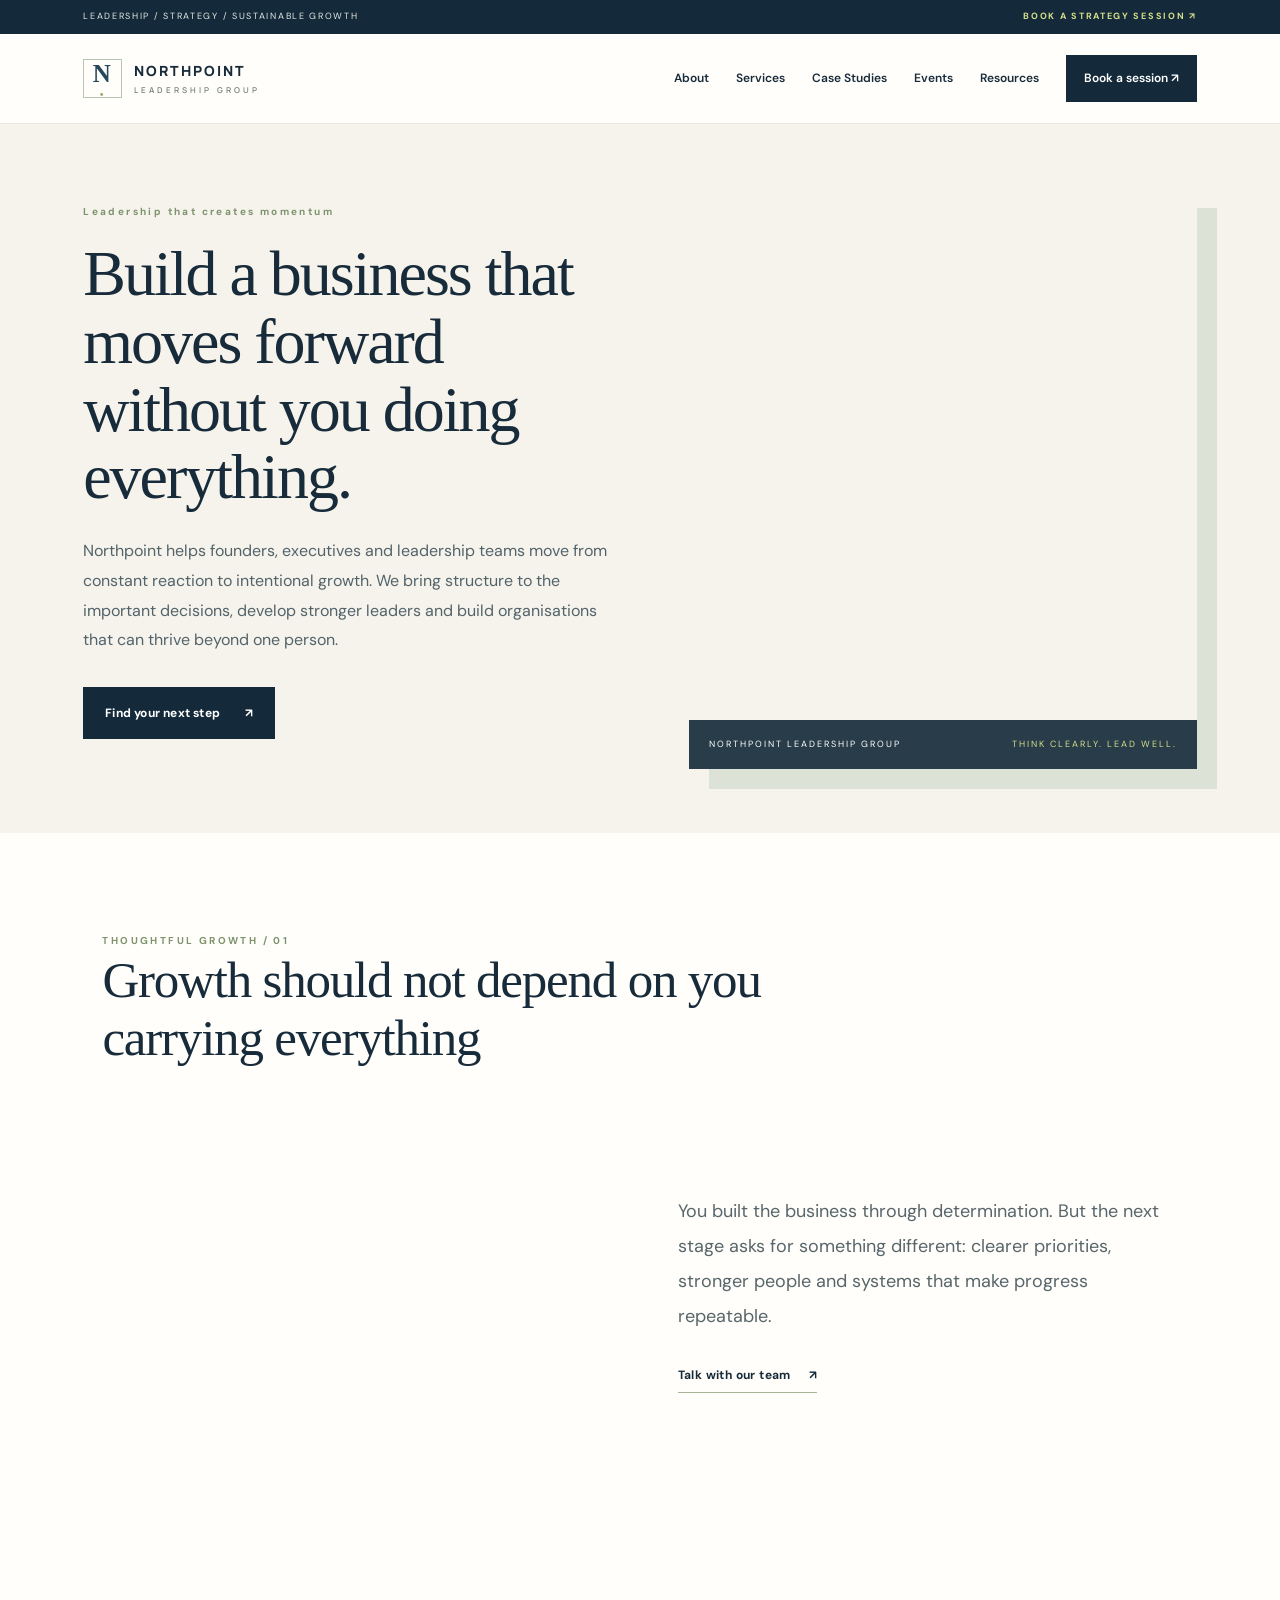
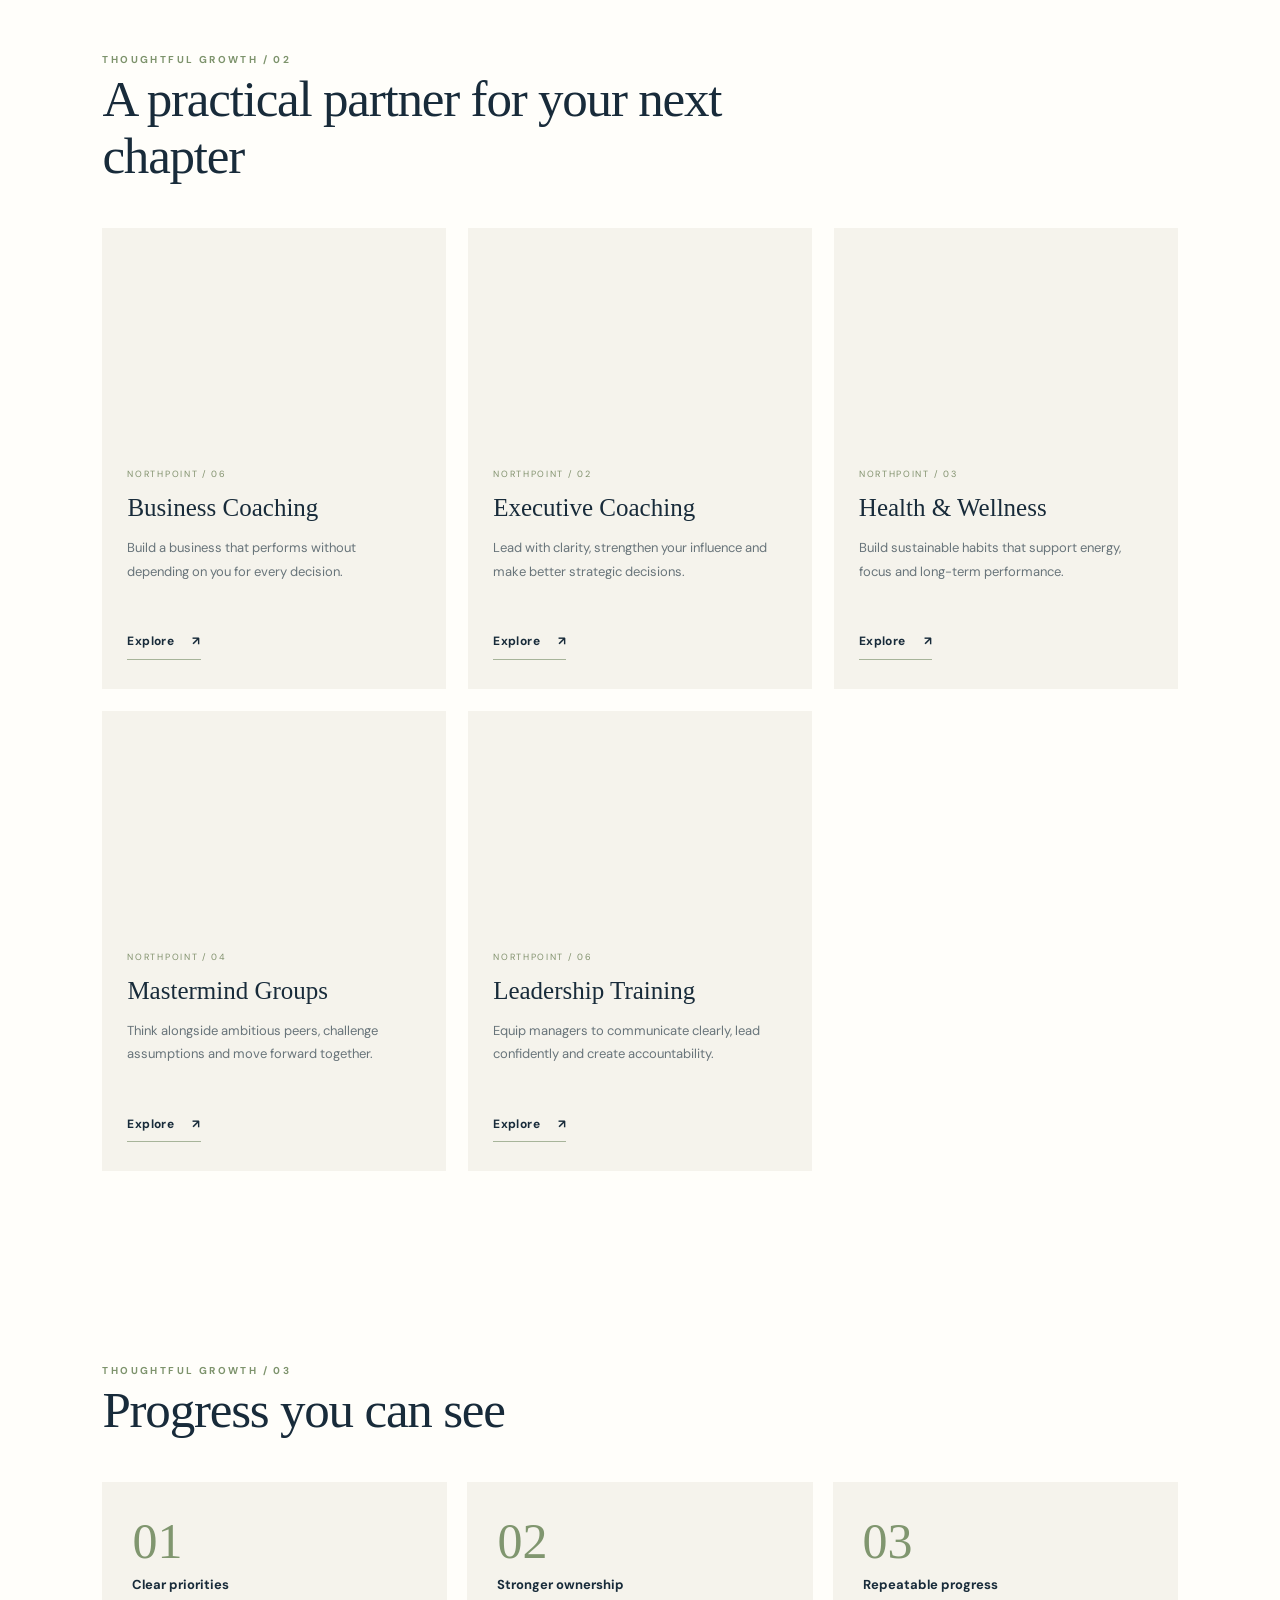
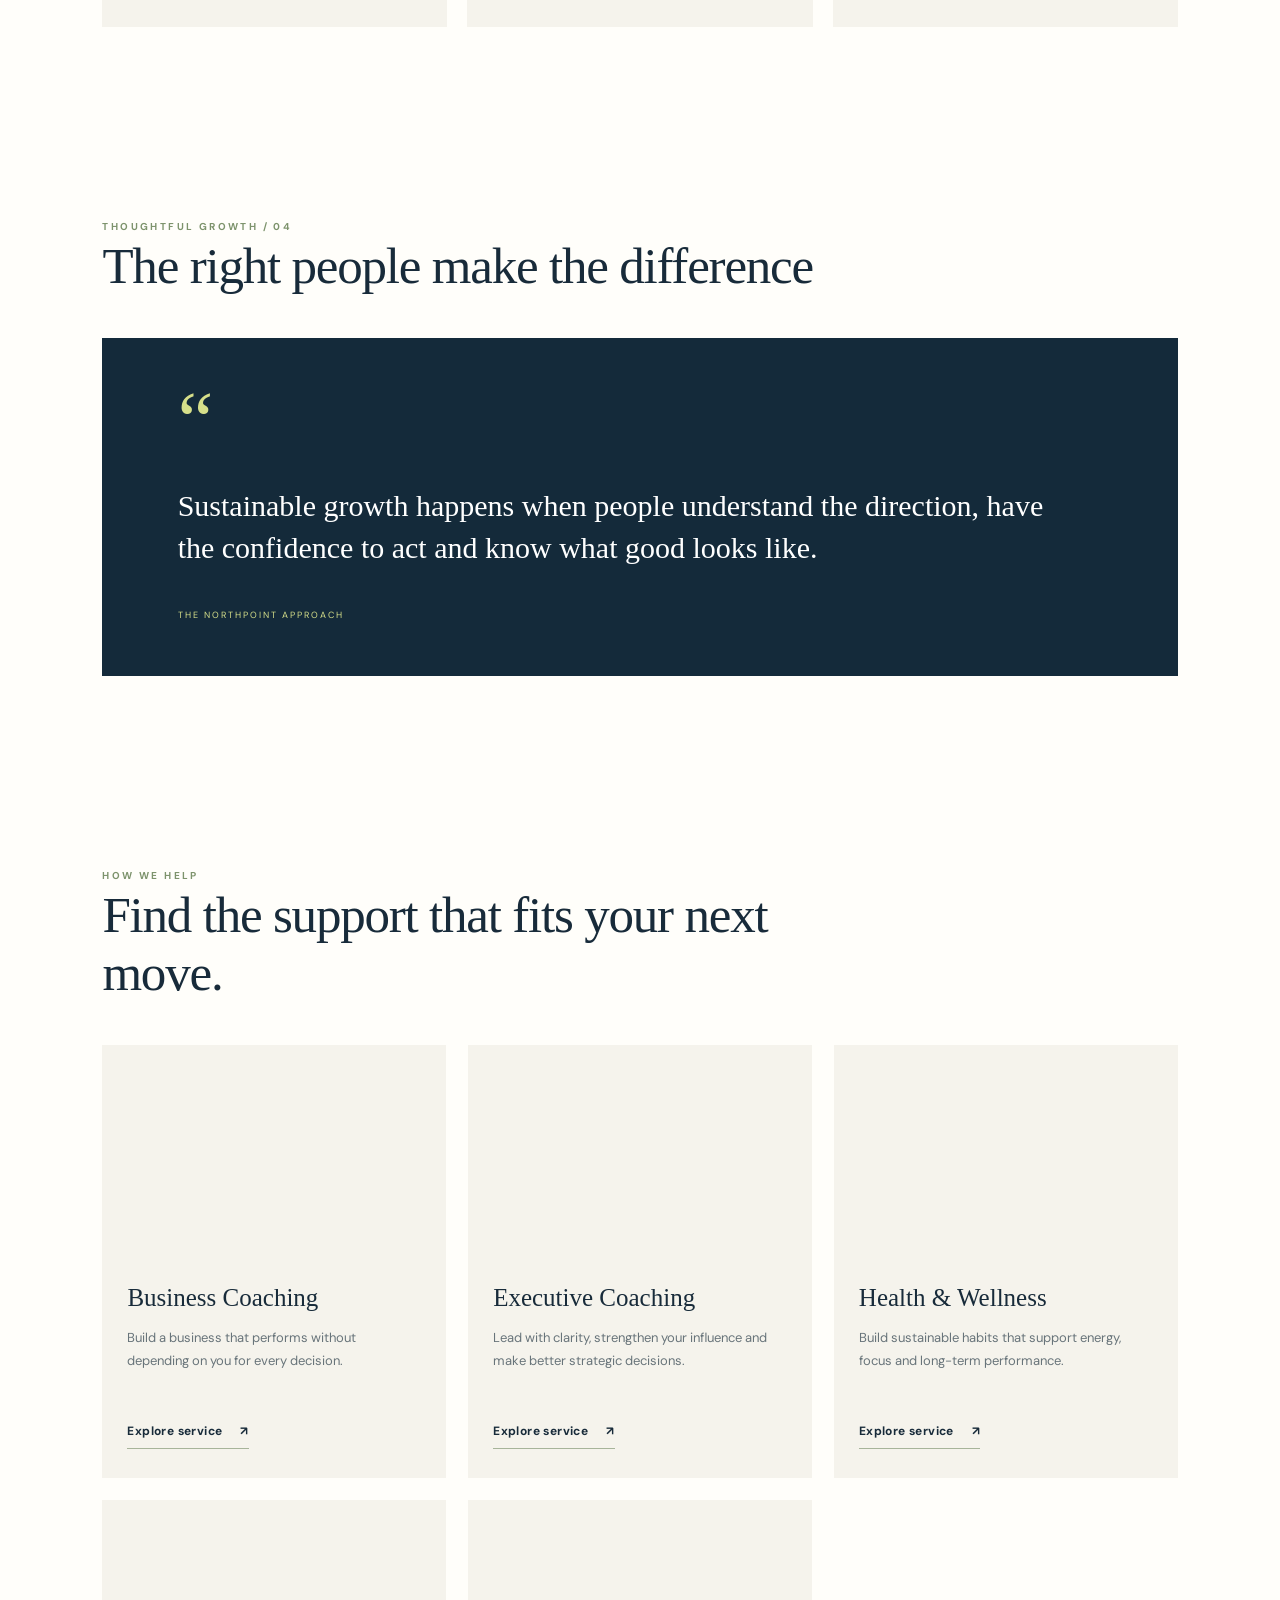
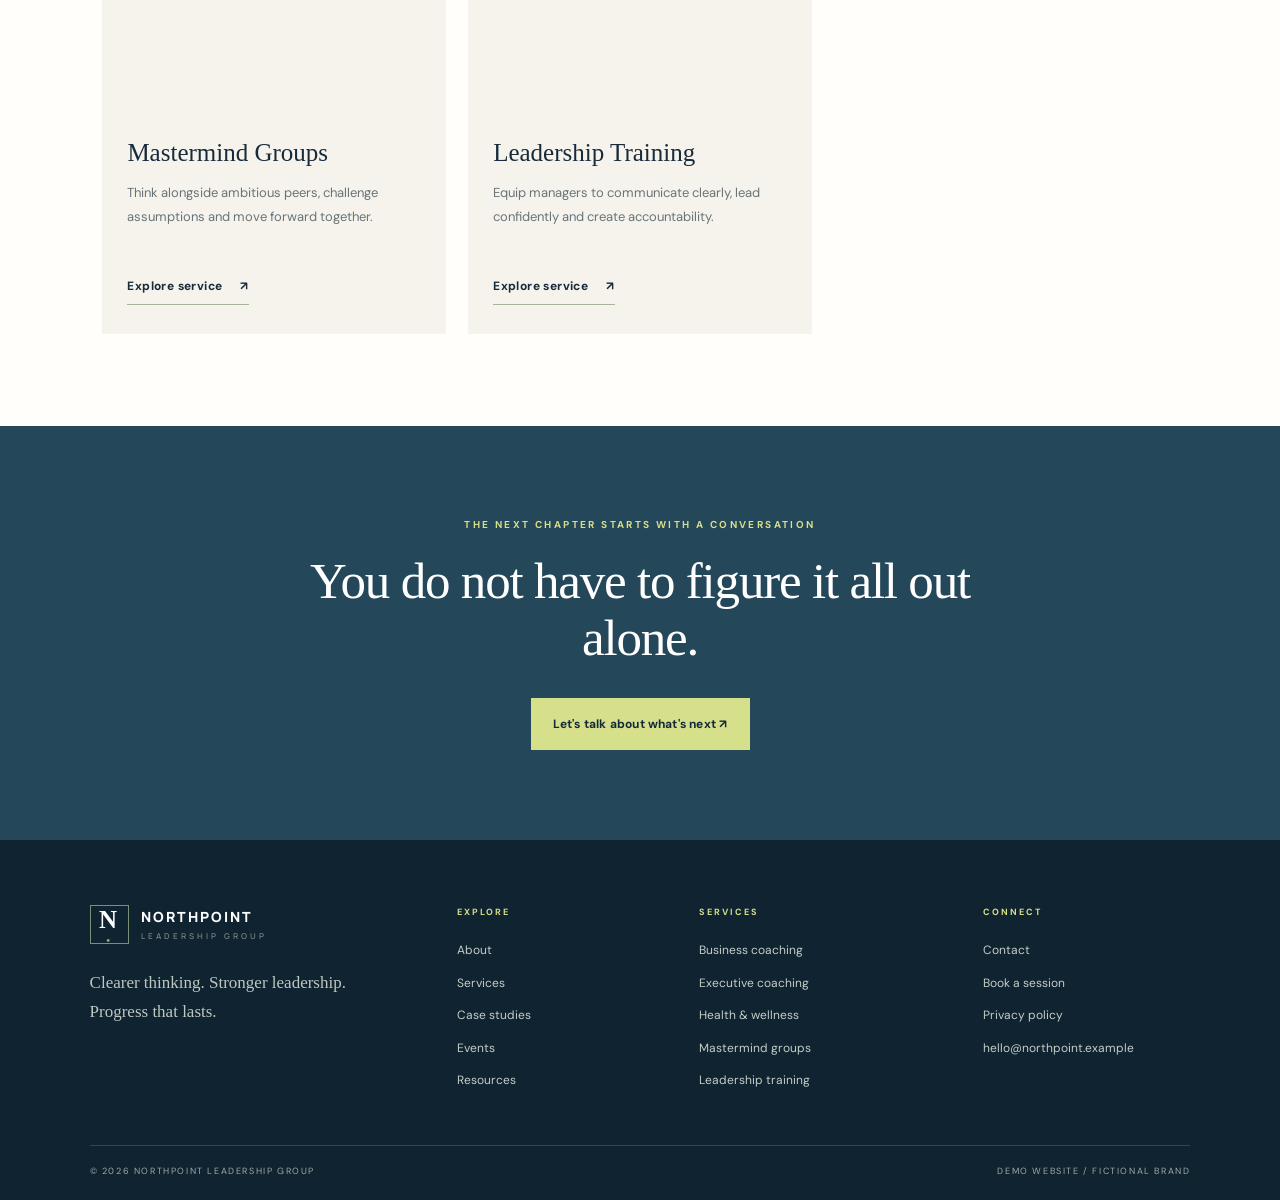
<file: index.html>
<!doctype html>
<html lang="en"><head><meta charset="utf-8"><meta name="viewport" content="width=device-width, initial-scale=1"><meta name="description" content="Northpoint helps founders, executives and leadership teams move from constant reaction to intentional growth. We bring structure to the important deci"><title>Build a business that moves forward without you doing everything. | Northpoint Leadership Group</title><link rel="preconnect" href="https://fonts.googleapis.com"><link rel="preconnect" href="https://fonts.gstatic.com" crossorigin><link href="https://fonts.googleapis.com/css2?family=DM+Sans:wght@400;500;600;700&family=Manrope:wght@400;500;600;700;800&display=swap" rel="stylesheet"><link rel="stylesheet" href="assets/style.css"></head>
<body><div class="topline"><span>LEADERSHIP / STRATEGY / SUSTAINABLE GROWTH</span><a href="book-session.html">BOOK A STRATEGY SESSION ↗</a></div>
<header class="site-header"><a class="brand" href="index.html"><span class="brand-mark">N<span>•</span></span><span>NORTHPOINT<small>LEADERSHIP GROUP</small></span></a><button class="menu-toggle" aria-label="Open menu" aria-expanded="false">☰</button><nav class="main-nav"><a href="about.html">About</a><a href="services.html">Services</a><a href="case-studies.html">Case Studies</a><a href="events.html">Events</a><a href="resources.html">Resources</a><a class="nav-cta" href="book-session.html">Book a session ↗</a></nav></header>
<main>
    <section class="hero home-hero">
      <div class="hero-copy"><p class="eyebrow">Leadership that creates momentum</p><h1>Build a business that moves forward without you doing everything.</h1><p class="hero-intro">Northpoint helps founders, executives and leadership teams move from constant reaction to intentional growth. We bring structure to the important decisions, develop stronger leaders and build organisations that can thrive beyond one person.</p><a class="button button-light" href="book-session.html">Find your next step <span>↗</span></a></div>
      <div class="hero-photo" style="background-image:url(https://images.unsplash.com/photo-1521737711867-e3b97375f902?auto=format&fit=crop&w=1800&q=85)"><div class="photo-caption">NORTHPOINT LEADERSHIP GROUP <span>THINK CLEARLY. LEAD WELL.</span></div></div>
    </section><section class="content-section"><div class="section-heading"><span class="eyebrow">THOUGHTFUL GROWTH / 01</span><h2>Growth should not depend on you carrying everything</h2></div><div class="split-section"><div class="split-image" style="background-image:url(https://images.unsplash.com/photo-1454165804606-c3d57bc86b40?auto=format&fit=crop&w=1200&q=85)"></div><div class="split-copy"><p>You built the business through determination. But the next stage asks for something different: clearer priorities, stronger people and systems that make progress repeatable.</p><a class="text-link" href="contact.html">Talk with our team <span>↗</span></a></div></div></section><section class="content-section"><div class="section-heading"><span class="eyebrow">THOUGHTFUL GROWTH / 02</span><h2>A practical partner for your next chapter</h2></div><div class="card-grid"><article class="service-card"><div class="card-image" style="background-image:url(https://images.unsplash.com/photo-1454165804606-c3d57bc86b40?auto=format&fit=crop&w=1200&q=85)"></div><div class="card-copy"><span class="mini-label">NORTHPOINT / 06</span><h3>Business Coaching</h3><p>Build a business that performs without depending on you for every decision.</p><a class="text-link" href="business-coaching.html">Explore <span>↗</span></a></div></article><article class="service-card"><div class="card-image" style="background-image:url(https://images.unsplash.com/photo-1556761175-b413da4baf72?auto=format&fit=crop&w=1200&q=85)"></div><div class="card-copy"><span class="mini-label">NORTHPOINT / 02</span><h3>Executive Coaching</h3><p>Lead with clarity, strengthen your influence and make better strategic decisions.</p><a class="text-link" href="executive-coaching.html">Explore <span>↗</span></a></div></article><article class="service-card"><div class="card-image" style="background-image:url(https://images.unsplash.com/photo-1518611012118-696072aa579a?auto=format&fit=crop&w=1200&q=85)"></div><div class="card-copy"><span class="mini-label">NORTHPOINT / 03</span><h3>Health &amp; Wellness</h3><p>Build sustainable habits that support energy, focus and long-term performance.</p><a class="text-link" href="health-wellness.html">Explore <span>↗</span></a></div></article><article class="service-card"><div class="card-image" style="background-image:url(https://images.unsplash.com/photo-1528605248644-14dd04022da1?auto=format&fit=crop&w=1200&q=85)"></div><div class="card-copy"><span class="mini-label">NORTHPOINT / 04</span><h3>Mastermind Groups</h3><p>Think alongside ambitious peers, challenge assumptions and move forward together.</p><a class="text-link" href="mastermind-groups.html">Explore <span>↗</span></a></div></article><article class="service-card"><div class="card-image" style="background-image:url(https://images.unsplash.com/photo-1515187029135-18ee286d815b?auto=format&fit=crop&w=1200&q=85)"></div><div class="card-copy"><span class="mini-label">NORTHPOINT / 06</span><h3>Leadership Training</h3><p>Equip managers to communicate clearly, lead confidently and create accountability.</p><a class="text-link" href="leadership-training.html">Explore <span>↗</span></a></div></article></div></section><section class="content-section"><div class="section-heading"><span class="eyebrow">THOUGHTFUL GROWTH / 03</span><h2>Progress you can see</h2></div><div class="stats-grid"><div><strong>01</strong><span>Clear priorities</span></div><div><strong>02</strong><span>Stronger ownership</span></div><div><strong>03</strong><span>Repeatable progress</span></div></div></section><section class="content-section"><div class="section-heading"><span class="eyebrow">THOUGHTFUL GROWTH / 04</span><h2>The right people make the difference</h2></div><blockquote><span>“</span><p>Sustainable growth happens when people understand the direction, have the confidence to act and know what good looks like.</p><small>THE NORTHPOINT APPROACH</small></blockquote></section><section class="content-section"><div class="section-heading"><span class="eyebrow">HOW WE HELP</span><h2>Find the support that fits your next move.</h2></div><div class="card-grid"><article class="service-card"><div class="card-image" style="background-image:url(https://images.unsplash.com/photo-1454165804606-c3d57bc86b40?auto=format&fit=crop&w=1200&q=85)"></div><div class="card-copy"><h3>Business Coaching</h3><p>Build a business that performs without depending on you for every decision.</p><a class="text-link" href="business-coaching.html">Explore service <span>↗</span></a></div></article><article class="service-card"><div class="card-image" style="background-image:url(https://images.unsplash.com/photo-1556761175-b413da4baf72?auto=format&fit=crop&w=1200&q=85)"></div><div class="card-copy"><h3>Executive Coaching</h3><p>Lead with clarity, strengthen your influence and make better strategic decisions.</p><a class="text-link" href="executive-coaching.html">Explore service <span>↗</span></a></div></article><article class="service-card"><div class="card-image" style="background-image:url(https://images.unsplash.com/photo-1518611012118-696072aa579a?auto=format&fit=crop&w=1200&q=85)"></div><div class="card-copy"><h3>Health & Wellness</h3><p>Build sustainable habits that support energy, focus and long-term performance.</p><a class="text-link" href="health-wellness.html">Explore service <span>↗</span></a></div></article><article class="service-card"><div class="card-image" style="background-image:url(https://images.unsplash.com/photo-1528605248644-14dd04022da1?auto=format&fit=crop&w=1200&q=85)"></div><div class="card-copy"><h3>Mastermind Groups</h3><p>Think alongside ambitious peers, challenge assumptions and move forward together.</p><a class="text-link" href="mastermind-groups.html">Explore service <span>↗</span></a></div></article><article class="service-card"><div class="card-image" style="background-image:url(https://images.unsplash.com/photo-1515187029135-18ee286d815b?auto=format&fit=crop&w=1200&q=85)"></div><div class="card-copy"><h3>Leadership Training</h3><p>Equip managers to communicate clearly, lead confidently and create accountability.</p><a class="text-link" href="leadership-training.html">Explore service <span>↗</span></a></div></article></div></section><section class="closing-cta"><p class="eyebrow">THE NEXT CHAPTER STARTS WITH A CONVERSATION</p><h2>You do not have to figure it all out alone.</h2><a class="button button-light" href="book-session.html">Let's talk about what's next ↗</a></section></main>
<footer class="site-footer"><div class="footer-main"><div><a class="brand brand-footer" href="index.html"><span class="brand-mark">N<span>•</span></span><span>NORTHPOINT<small>LEADERSHIP GROUP</small></span></a><p>Clearer thinking. Stronger leadership.<br>Progress that lasts.</p></div><div><b>EXPLORE</b><a href="about.html">About</a><a href="services.html">Services</a><a href="case-studies.html">Case studies</a><a href="events.html">Events</a><a href="resources.html">Resources</a></div><div><b>SERVICES</b><a href="business-coaching.html">Business coaching</a><a href="executive-coaching.html">Executive coaching</a><a href="health-wellness.html">Health & wellness</a><a href="mastermind-groups.html">Mastermind groups</a><a href="leadership-training.html">Leadership training</a></div><div><b>CONNECT</b><a href="contact.html">Contact</a><a href="book-session.html">Book a session</a><a href="privacy.html">Privacy policy</a><span>hello@northpoint.example</span></div></div><div class="footer-bottom"><span>© 2026 NORTHPOINT LEADERSHIP GROUP</span><span>DEMO WEBSITE / FICTIONAL BRAND</span></div></footer><script src="assets/script.js"></script></body></html>
</file>
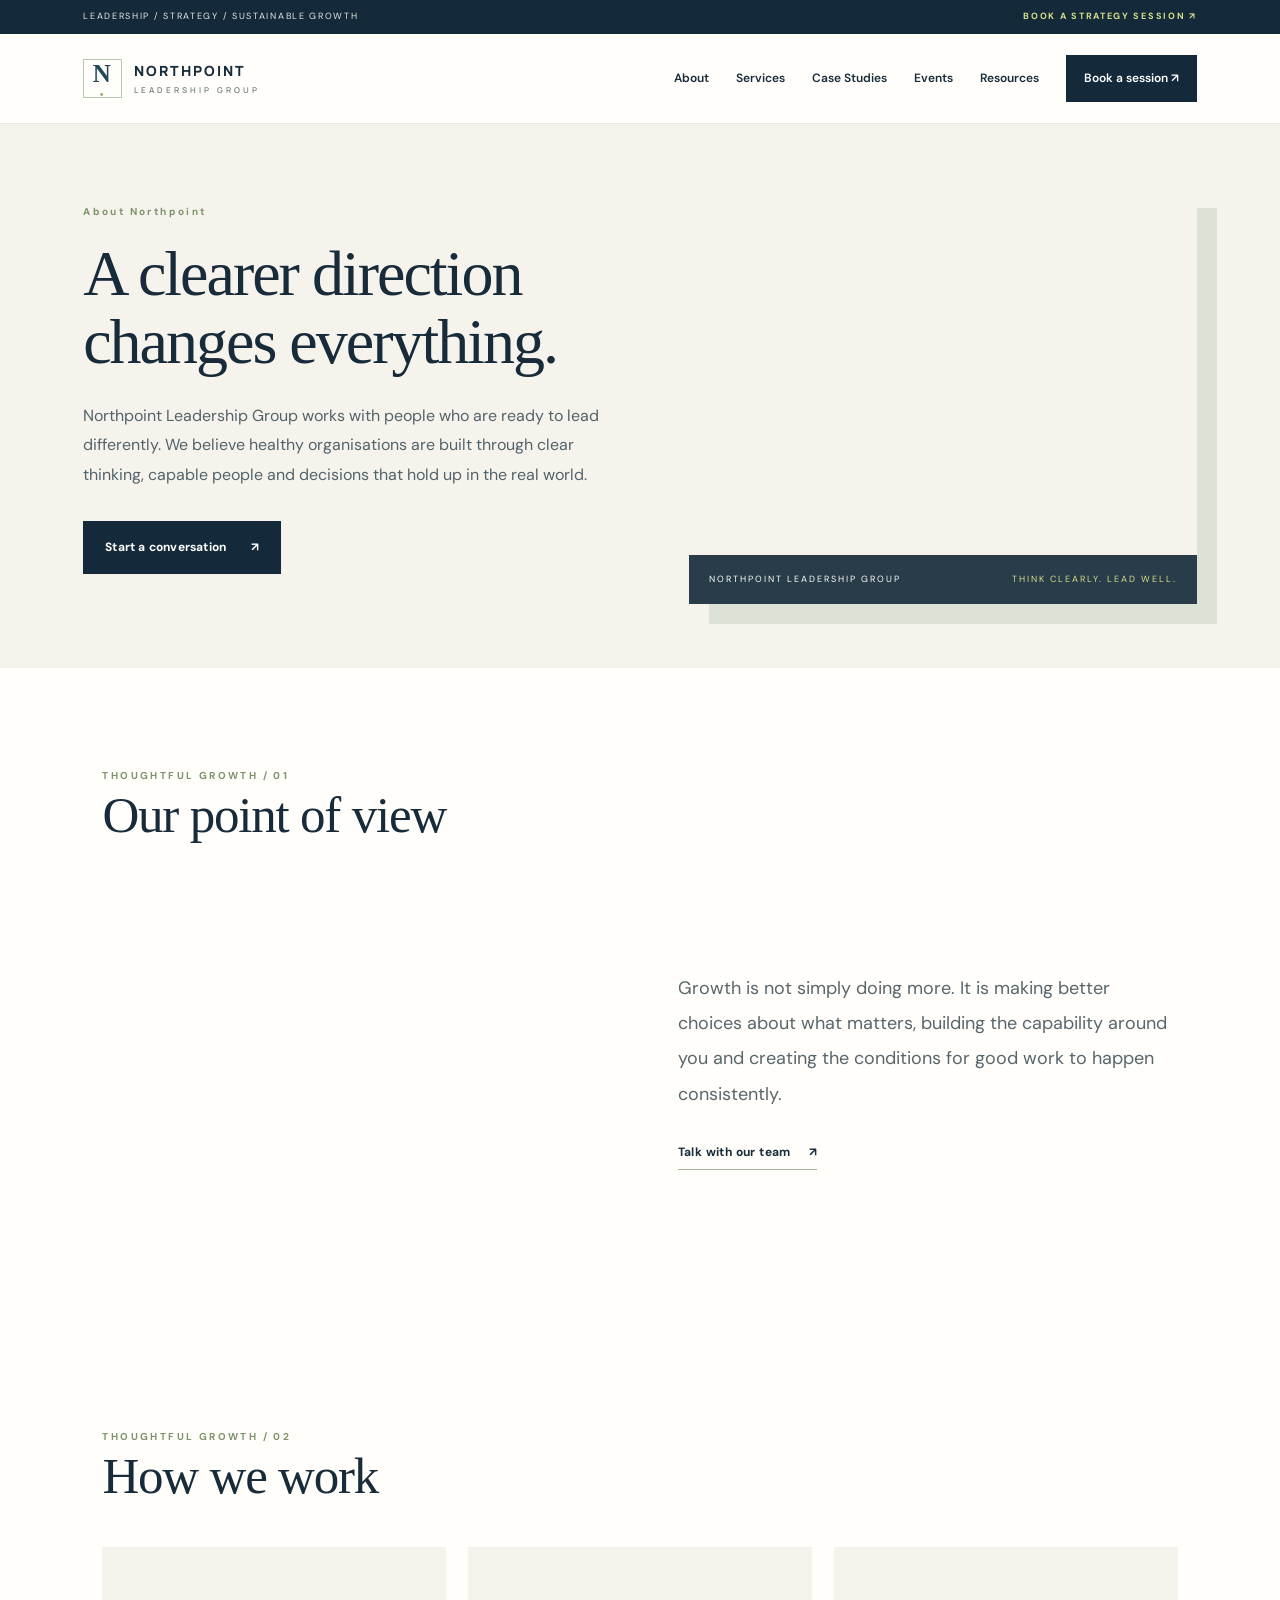
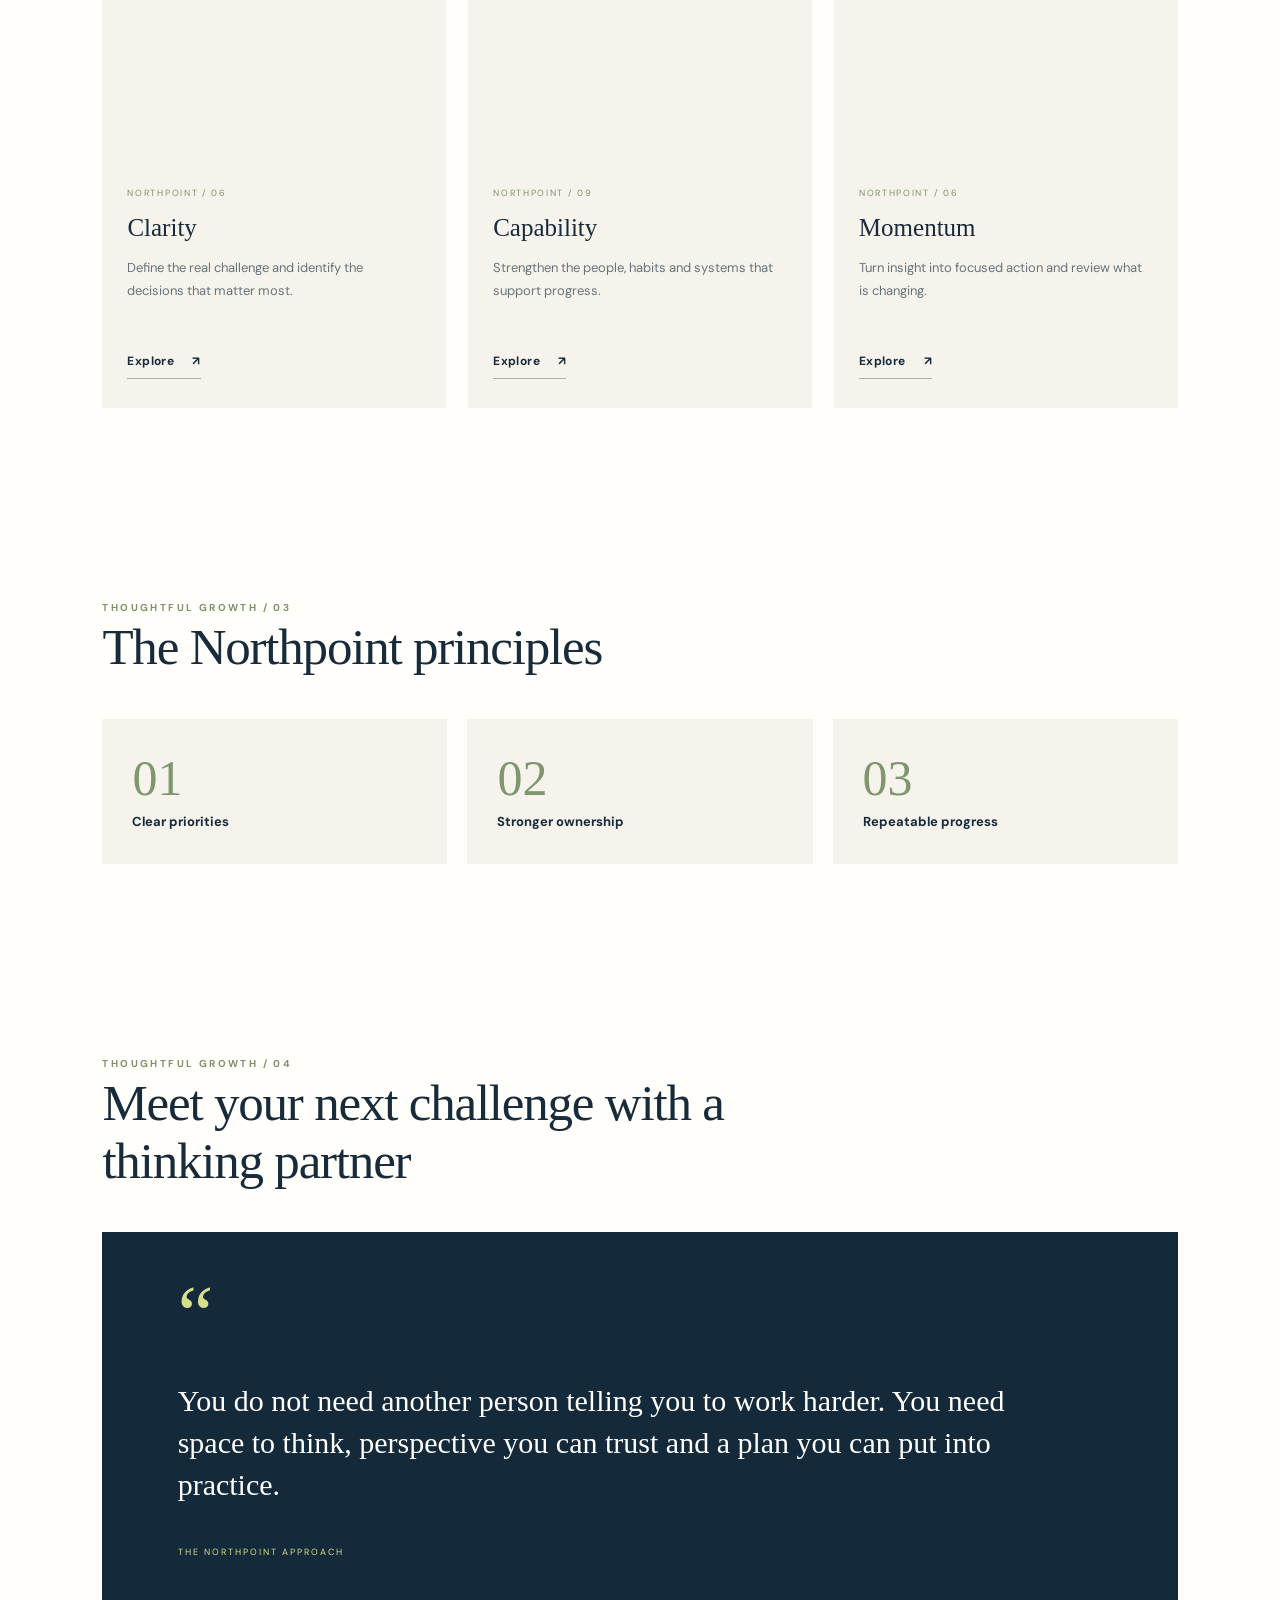
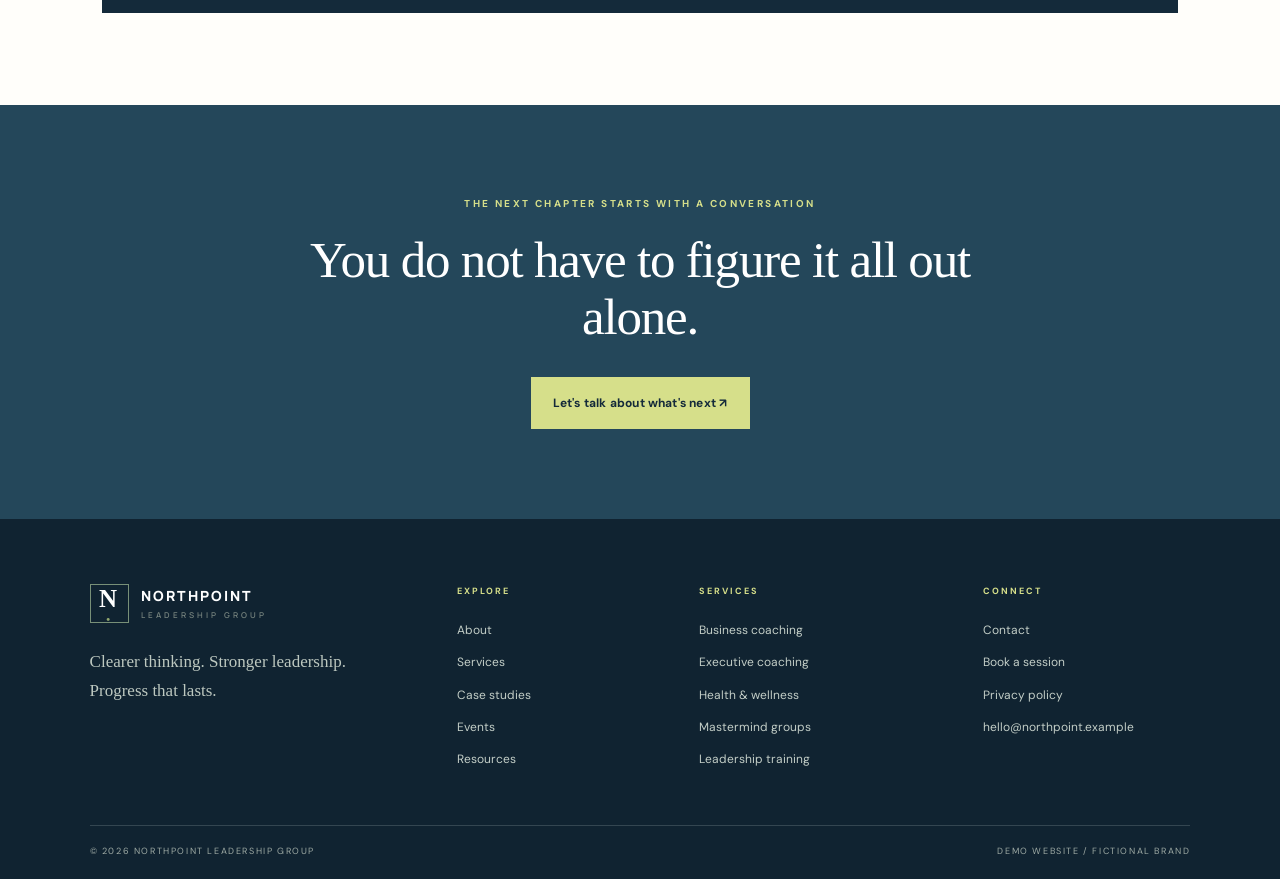
<file: about.html>
<!doctype html>
<html lang="en"><head><meta charset="utf-8"><meta name="viewport" content="width=device-width, initial-scale=1"><meta name="description" content="Northpoint Leadership Group works with people who are ready to lead differently. We believe healthy organisations are built through clear thinking, ca"><title>A clearer direction changes everything. | Northpoint Leadership Group</title><link rel="preconnect" href="https://fonts.googleapis.com"><link rel="preconnect" href="https://fonts.gstatic.com" crossorigin><link href="https://fonts.googleapis.com/css2?family=DM+Sans:wght@400;500;600;700&family=Manrope:wght@400;500;600;700;800&display=swap" rel="stylesheet"><link rel="stylesheet" href="assets/style.css"></head>
<body><div class="topline"><span>LEADERSHIP / STRATEGY / SUSTAINABLE GROWTH</span><a href="book-session.html">BOOK A STRATEGY SESSION ↗</a></div>
<header class="site-header"><a class="brand" href="index.html"><span class="brand-mark">N<span>•</span></span><span>NORTHPOINT<small>LEADERSHIP GROUP</small></span></a><button class="menu-toggle" aria-label="Open menu" aria-expanded="false">☰</button><nav class="main-nav"><a href="about.html">About</a><a href="services.html">Services</a><a href="case-studies.html">Case Studies</a><a href="events.html">Events</a><a href="resources.html">Resources</a><a class="nav-cta" href="book-session.html">Book a session ↗</a></nav></header>
<main>
    <section class="hero inner-hero">
      <div class="hero-copy"><p class="eyebrow">About Northpoint</p><h1>A clearer direction changes everything.</h1><p class="hero-intro">Northpoint Leadership Group works with people who are ready to lead differently. We believe healthy organisations are built through clear thinking, capable people and decisions that hold up in the real world.</p><a class="button button-light" href="book-session.html">Start a conversation <span>↗</span></a></div>
      <div class="hero-photo" style="background-image:url(https://images.unsplash.com/photo-1560250097-0b93528c311a?auto=format&fit=crop&w=1000&q=85)"><div class="photo-caption">NORTHPOINT LEADERSHIP GROUP <span>THINK CLEARLY. LEAD WELL.</span></div></div>
    </section><section class="content-section"><div class="section-heading"><span class="eyebrow">THOUGHTFUL GROWTH / 01</span><h2>Our point of view</h2></div><div class="split-section"><div class="split-image" style="background-image:url(https://images.unsplash.com/photo-1497366754035-f200968a6e72?auto=format&fit=crop&w=1200&q=85)"></div><div class="split-copy"><p>Growth is not simply doing more. It is making better choices about what matters, building the capability around you and creating the conditions for good work to happen consistently.</p><a class="text-link" href="contact.html">Talk with our team <span>↗</span></a></div></div></section><section class="content-section"><div class="section-heading"><span class="eyebrow">THOUGHTFUL GROWTH / 02</span><h2>How we work</h2></div><div class="card-grid"><article class="service-card"><div class="card-image" style="background-image:url(https://images.unsplash.com/photo-1454165804606-c3d57bc86b40?auto=format&fit=crop&w=1200&q=85)"></div><div class="card-copy"><span class="mini-label">NORTHPOINT / 06</span><h3>Clarity</h3><p>Define the real challenge and identify the decisions that matter most.</p><a class="text-link" href="#contact">Explore <span>↗</span></a></div></article><article class="service-card"><div class="card-image" style="background-image:url(https://images.unsplash.com/photo-1556761175-b413da4baf72?auto=format&fit=crop&w=1200&q=85)"></div><div class="card-copy"><span class="mini-label">NORTHPOINT / 09</span><h3>Capability</h3><p>Strengthen the people, habits and systems that support progress.</p><a class="text-link" href="#contact">Explore <span>↗</span></a></div></article><article class="service-card"><div class="card-image" style="background-image:url(https://images.unsplash.com/photo-1528605248644-14dd04022da1?auto=format&fit=crop&w=1200&q=85)"></div><div class="card-copy"><span class="mini-label">NORTHPOINT / 06</span><h3>Momentum</h3><p>Turn insight into focused action and review what is changing.</p><a class="text-link" href="#contact">Explore <span>↗</span></a></div></article></div></section><section class="content-section"><div class="section-heading"><span class="eyebrow">THOUGHTFUL GROWTH / 03</span><h2>The Northpoint principles</h2></div><div class="stats-grid"><div><strong>01</strong><span>Clear priorities</span></div><div><strong>02</strong><span>Stronger ownership</span></div><div><strong>03</strong><span>Repeatable progress</span></div></div></section><section class="content-section"><div class="section-heading"><span class="eyebrow">THOUGHTFUL GROWTH / 04</span><h2>Meet your next challenge with a thinking partner</h2></div><blockquote><span>“</span><p>You do not need another person telling you to work harder. You need space to think, perspective you can trust and a plan you can put into practice.</p><small>THE NORTHPOINT APPROACH</small></blockquote></section><section class="closing-cta"><p class="eyebrow">THE NEXT CHAPTER STARTS WITH A CONVERSATION</p><h2>You do not have to figure it all out alone.</h2><a class="button button-light" href="book-session.html">Let's talk about what's next ↗</a></section></main>
<footer class="site-footer"><div class="footer-main"><div><a class="brand brand-footer" href="index.html"><span class="brand-mark">N<span>•</span></span><span>NORTHPOINT<small>LEADERSHIP GROUP</small></span></a><p>Clearer thinking. Stronger leadership.<br>Progress that lasts.</p></div><div><b>EXPLORE</b><a href="about.html">About</a><a href="services.html">Services</a><a href="case-studies.html">Case studies</a><a href="events.html">Events</a><a href="resources.html">Resources</a></div><div><b>SERVICES</b><a href="business-coaching.html">Business coaching</a><a href="executive-coaching.html">Executive coaching</a><a href="health-wellness.html">Health & wellness</a><a href="mastermind-groups.html">Mastermind groups</a><a href="leadership-training.html">Leadership training</a></div><div><b>CONNECT</b><a href="contact.html">Contact</a><a href="book-session.html">Book a session</a><a href="privacy.html">Privacy policy</a><span>hello@northpoint.example</span></div></div><div class="footer-bottom"><span>© 2026 NORTHPOINT LEADERSHIP GROUP</span><span>DEMO WEBSITE / FICTIONAL BRAND</span></div></footer><script src="assets/script.js"></script></body></html>
</file>
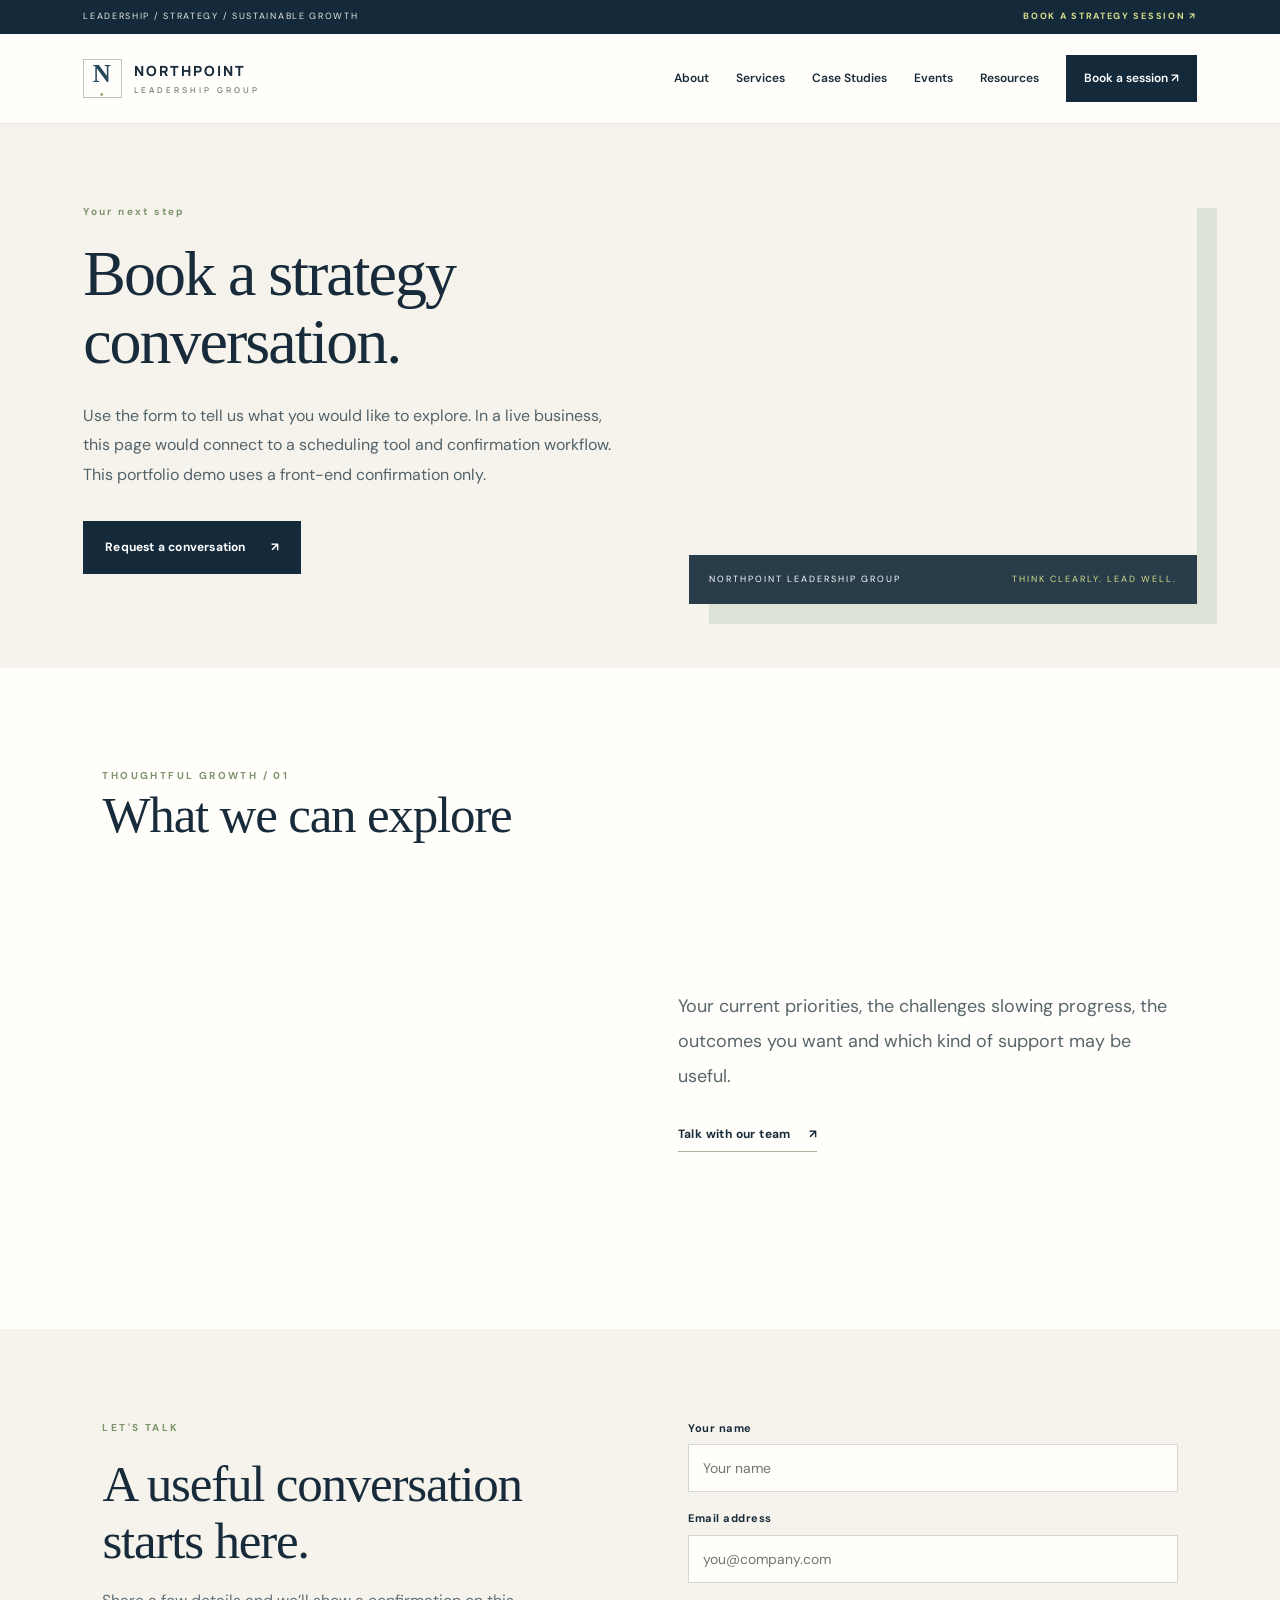
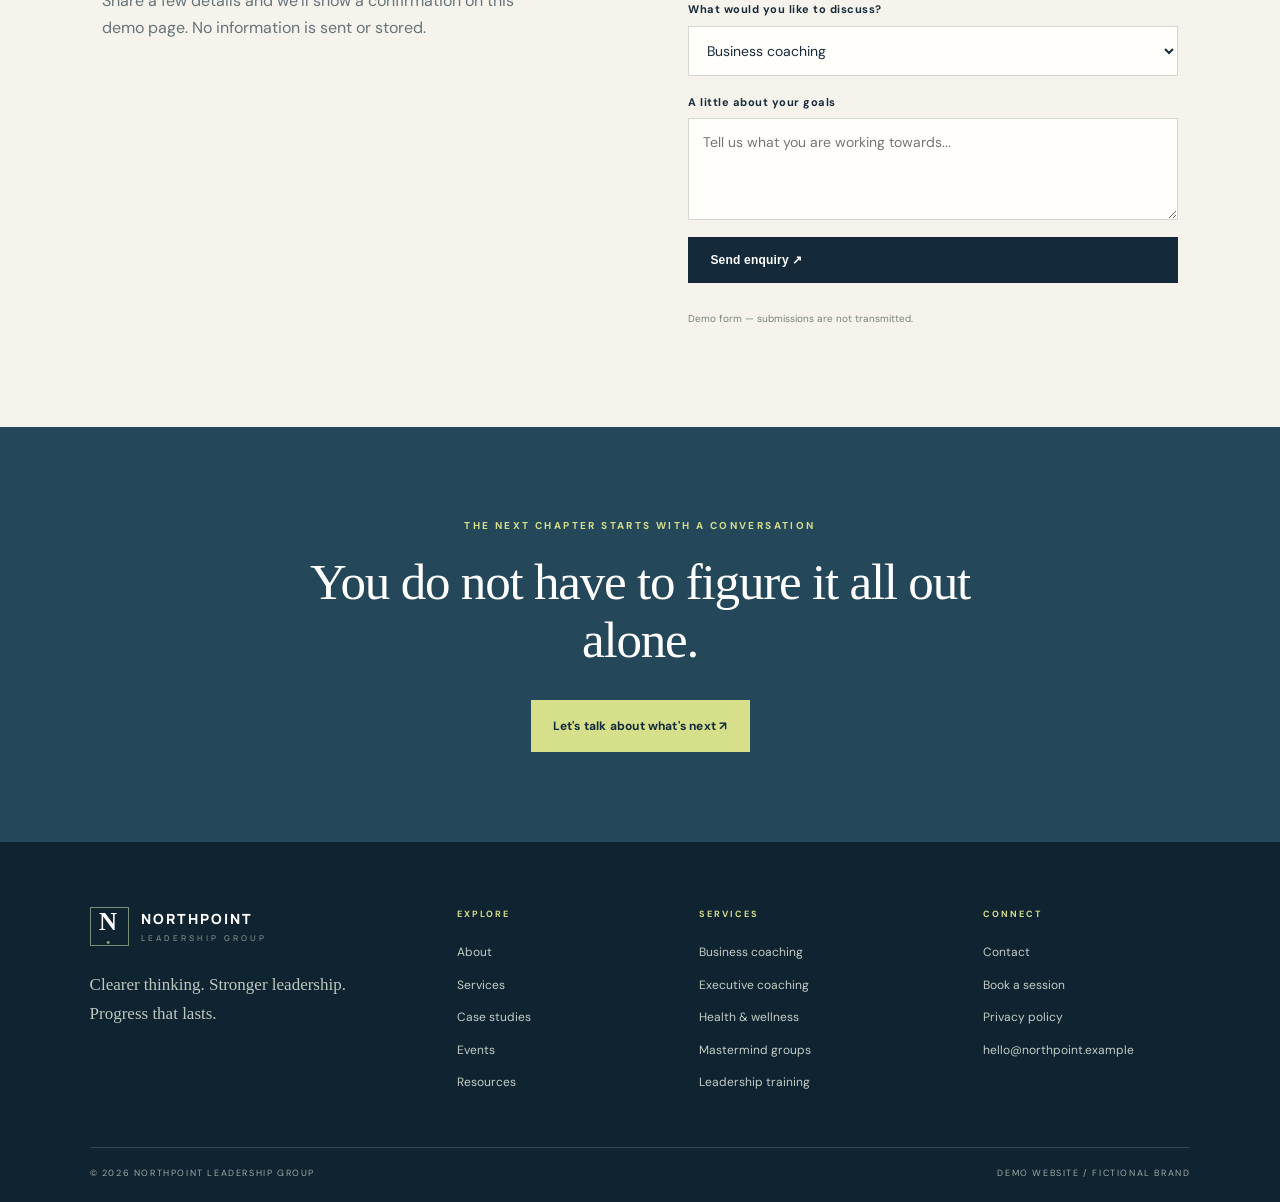
<file: book-session.html>
<!doctype html>
<html lang="en"><head><meta charset="utf-8"><meta name="viewport" content="width=device-width, initial-scale=1"><meta name="description" content="Use the form to tell us what you would like to explore. In a live business, this page would connect to a scheduling tool and confirmation workflow. Th"><title>Book a strategy conversation. | Northpoint Leadership Group</title><link rel="preconnect" href="https://fonts.googleapis.com"><link rel="preconnect" href="https://fonts.gstatic.com" crossorigin><link href="https://fonts.googleapis.com/css2?family=DM+Sans:wght@400;500;600;700&family=Manrope:wght@400;500;600;700;800&display=swap" rel="stylesheet"><link rel="stylesheet" href="assets/style.css"></head>
<body><div class="topline"><span>LEADERSHIP / STRATEGY / SUSTAINABLE GROWTH</span><a href="book-session.html">BOOK A STRATEGY SESSION ↗</a></div>
<header class="site-header"><a class="brand" href="index.html"><span class="brand-mark">N<span>•</span></span><span>NORTHPOINT<small>LEADERSHIP GROUP</small></span></a><button class="menu-toggle" aria-label="Open menu" aria-expanded="false">☰</button><nav class="main-nav"><a href="about.html">About</a><a href="services.html">Services</a><a href="case-studies.html">Case Studies</a><a href="events.html">Events</a><a href="resources.html">Resources</a><a class="nav-cta" href="book-session.html">Book a session ↗</a></nav></header>
<main>
    <section class="hero inner-hero">
      <div class="hero-copy"><p class="eyebrow">Your next step</p><h1>Book a strategy conversation.</h1><p class="hero-intro">Use the form to tell us what you would like to explore. In a live business, this page would connect to a scheduling tool and confirmation workflow. This portfolio demo uses a front-end confirmation only.</p><a class="button button-light" href="book-session.html">Request a conversation <span>↗</span></a></div>
      <div class="hero-photo" style="background-image:url(https://images.unsplash.com/photo-1556761175-b413da4baf72?auto=format&fit=crop&w=1200&q=85)"><div class="photo-caption">NORTHPOINT LEADERSHIP GROUP <span>THINK CLEARLY. LEAD WELL.</span></div></div>
    </section><section class="content-section"><div class="section-heading"><span class="eyebrow">THOUGHTFUL GROWTH / 01</span><h2>What we can explore</h2></div><div class="split-section"><div class="split-image" style="background-image:url(https://images.unsplash.com/photo-1454165804606-c3d57bc86b40?auto=format&fit=crop&w=1200&q=85)"></div><div class="split-copy"><p>Your current priorities, the challenges slowing progress, the outcomes you want and which kind of support may be useful.</p><a class="text-link" href="contact.html">Talk with our team <span>↗</span></a></div></div></section><section class="form-section" id="contact"><div><p class="eyebrow">LET'S TALK</p><h2>A useful conversation starts here.</h2><p>Share a few details and we’ll show a confirmation on this demo page. No information is sent or stored.</p></div><form class="lead-form" id="leadForm"><label>Your name<input required name="name" placeholder="Your name"></label><label>Email address<input required type="email" name="email" placeholder="you@company.com"></label><label>What would you like to discuss?<select name="topic"><option>Business coaching</option><option>Executive coaching</option><option>Leadership training</option><option>Mastermind groups</option><option>Something else</option></select></label><label>A little about your goals<textarea name="message" rows="4" placeholder="Tell us what you are working towards..."></textarea></label><button class="button button-dark" type="submit">Send enquiry ↗</button><p class="form-note" id="formNote">Demo form — submissions are not transmitted.</p></form></section><section class="closing-cta"><p class="eyebrow">THE NEXT CHAPTER STARTS WITH A CONVERSATION</p><h2>You do not have to figure it all out alone.</h2><a class="button button-light" href="book-session.html">Let's talk about what's next ↗</a></section></main>
<footer class="site-footer"><div class="footer-main"><div><a class="brand brand-footer" href="index.html"><span class="brand-mark">N<span>•</span></span><span>NORTHPOINT<small>LEADERSHIP GROUP</small></span></a><p>Clearer thinking. Stronger leadership.<br>Progress that lasts.</p></div><div><b>EXPLORE</b><a href="about.html">About</a><a href="services.html">Services</a><a href="case-studies.html">Case studies</a><a href="events.html">Events</a><a href="resources.html">Resources</a></div><div><b>SERVICES</b><a href="business-coaching.html">Business coaching</a><a href="executive-coaching.html">Executive coaching</a><a href="health-wellness.html">Health & wellness</a><a href="mastermind-groups.html">Mastermind groups</a><a href="leadership-training.html">Leadership training</a></div><div><b>CONNECT</b><a href="contact.html">Contact</a><a href="book-session.html">Book a session</a><a href="privacy.html">Privacy policy</a><span>hello@northpoint.example</span></div></div><div class="footer-bottom"><span>© 2026 NORTHPOINT LEADERSHIP GROUP</span><span>DEMO WEBSITE / FICTIONAL BRAND</span></div></footer><script src="assets/script.js"></script></body></html>
</file>
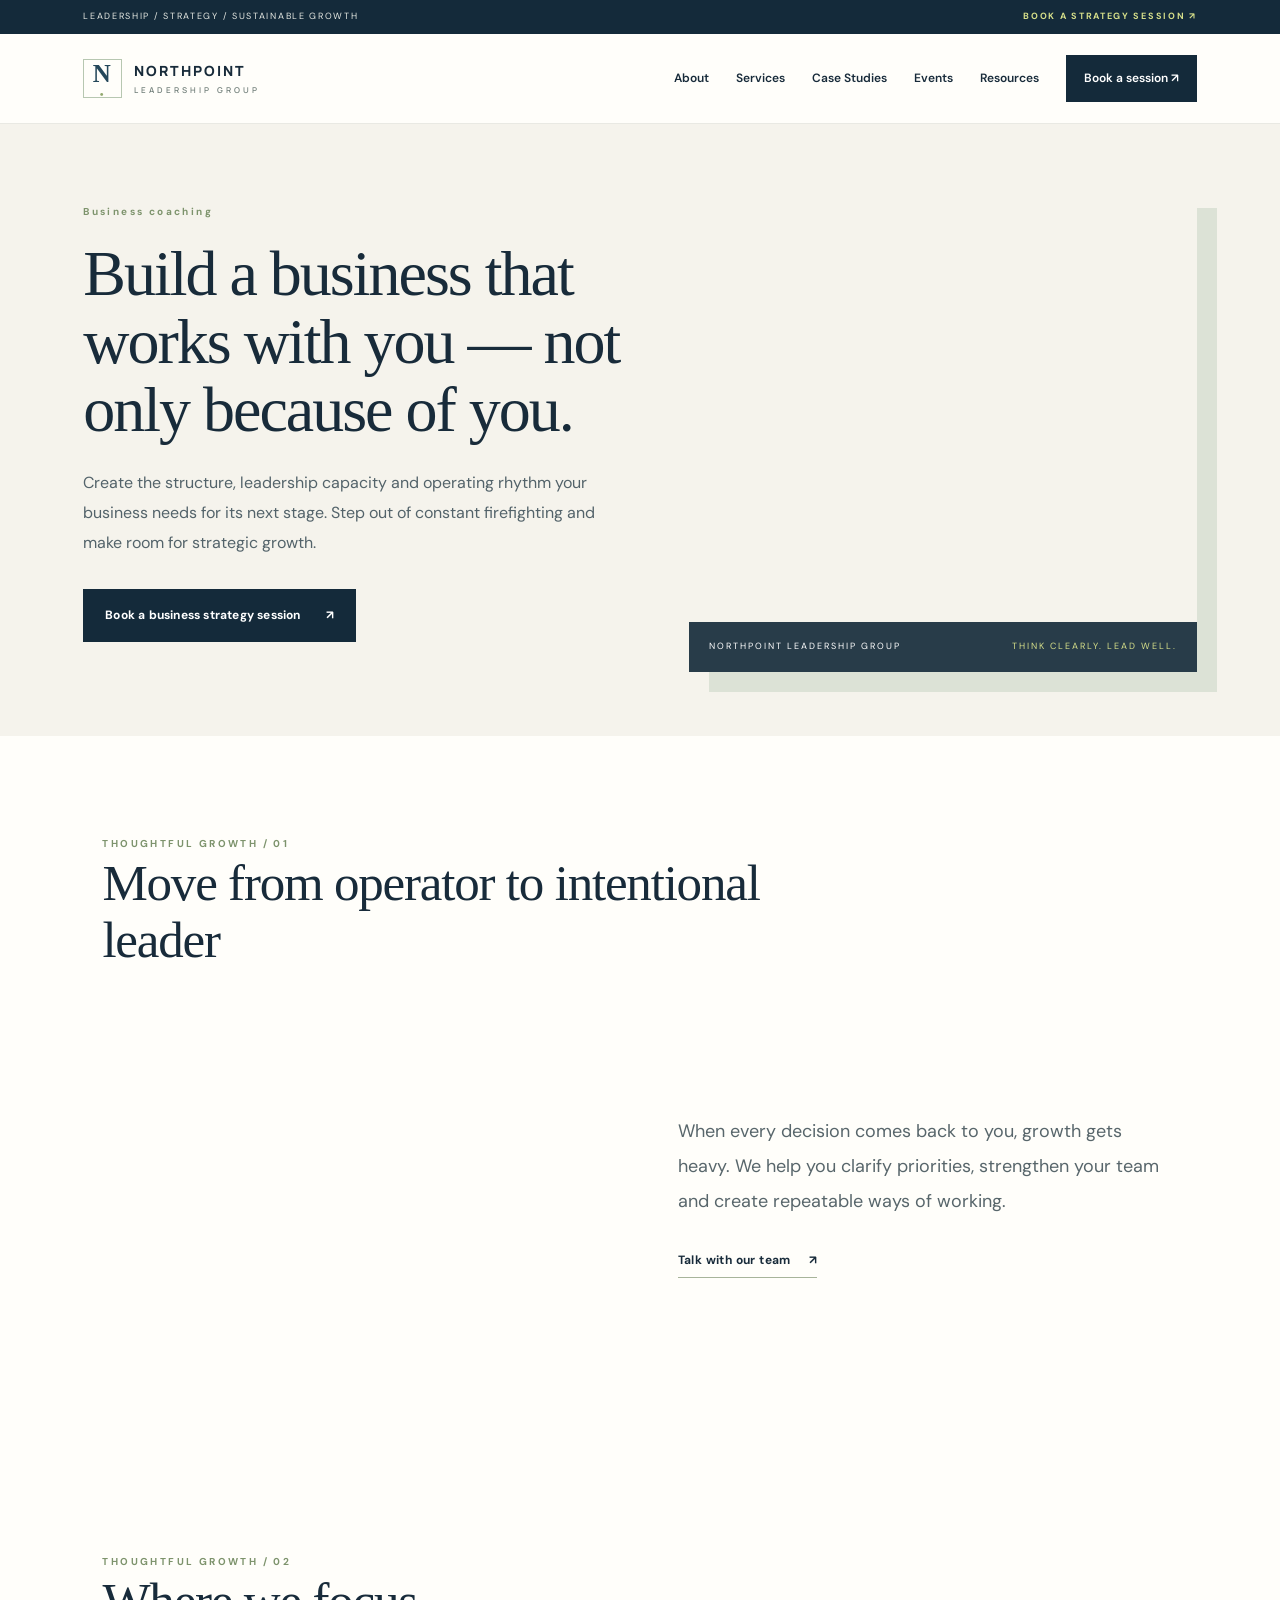
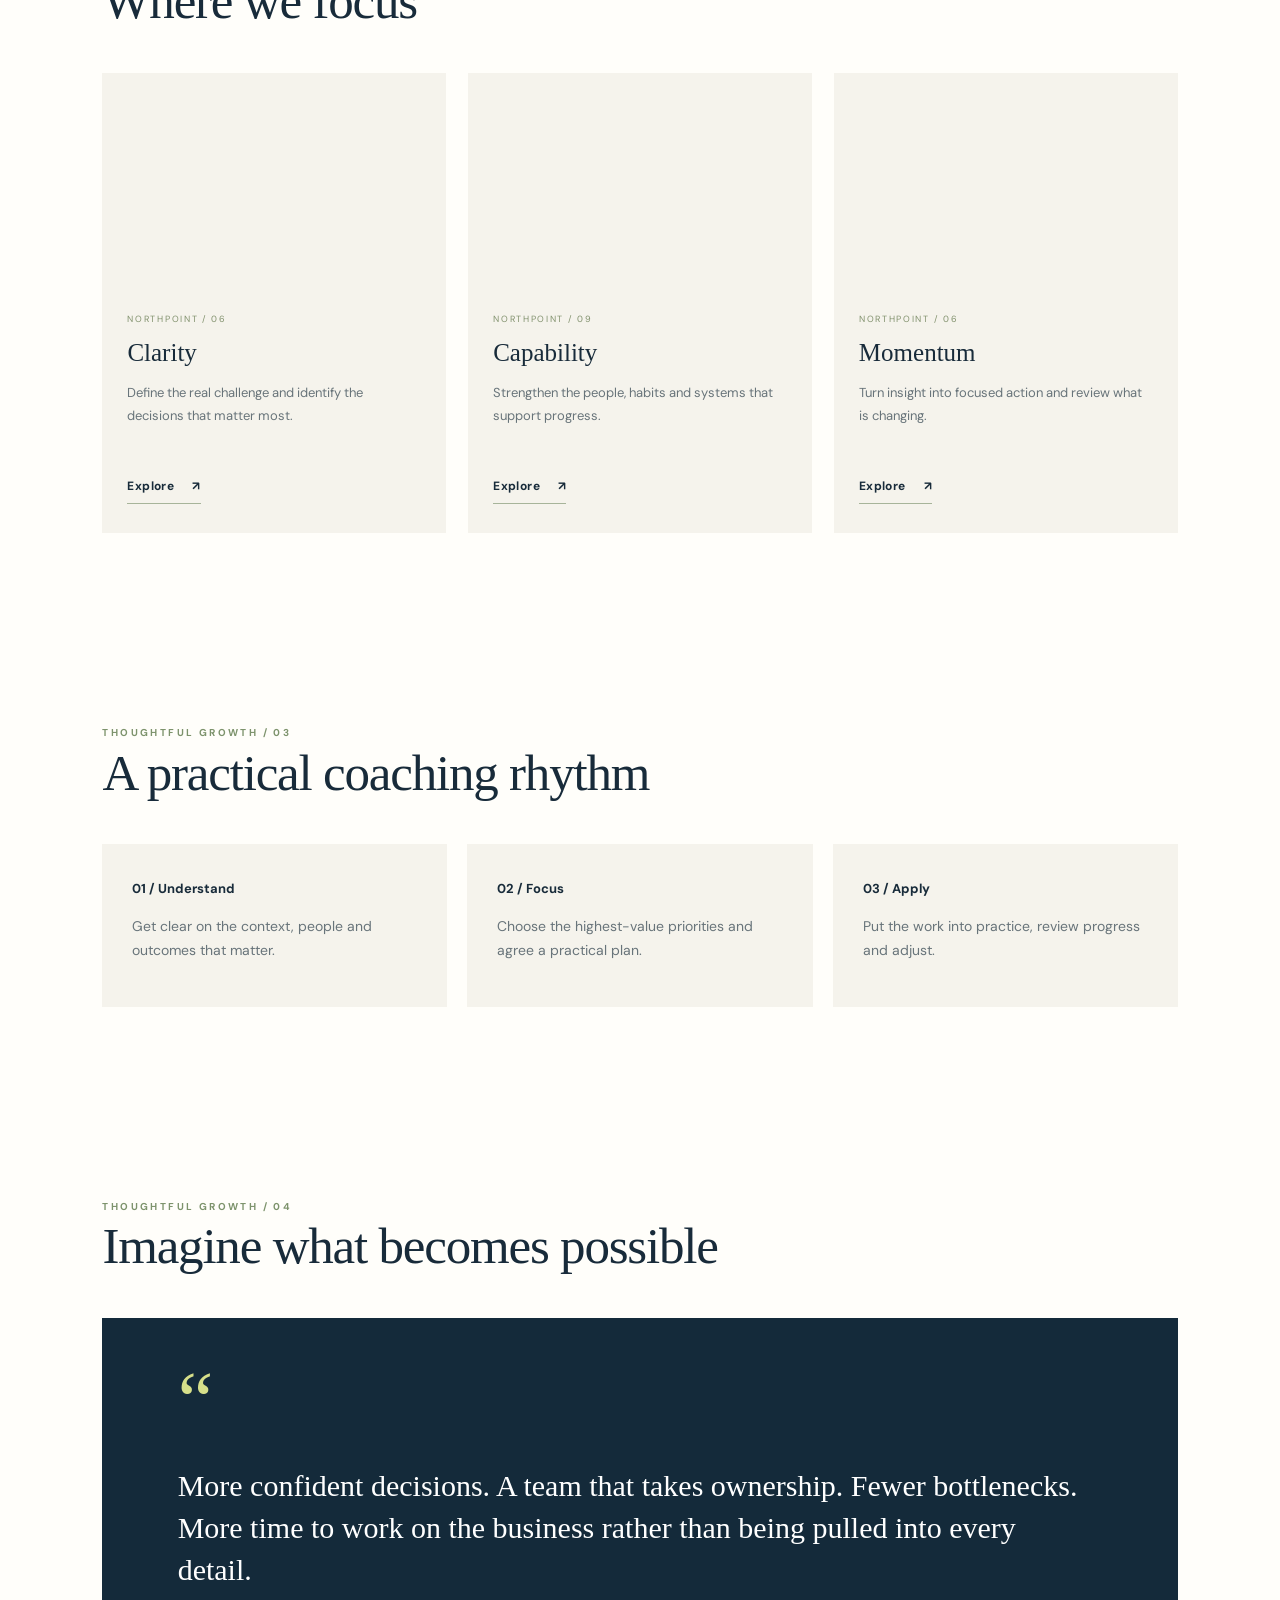
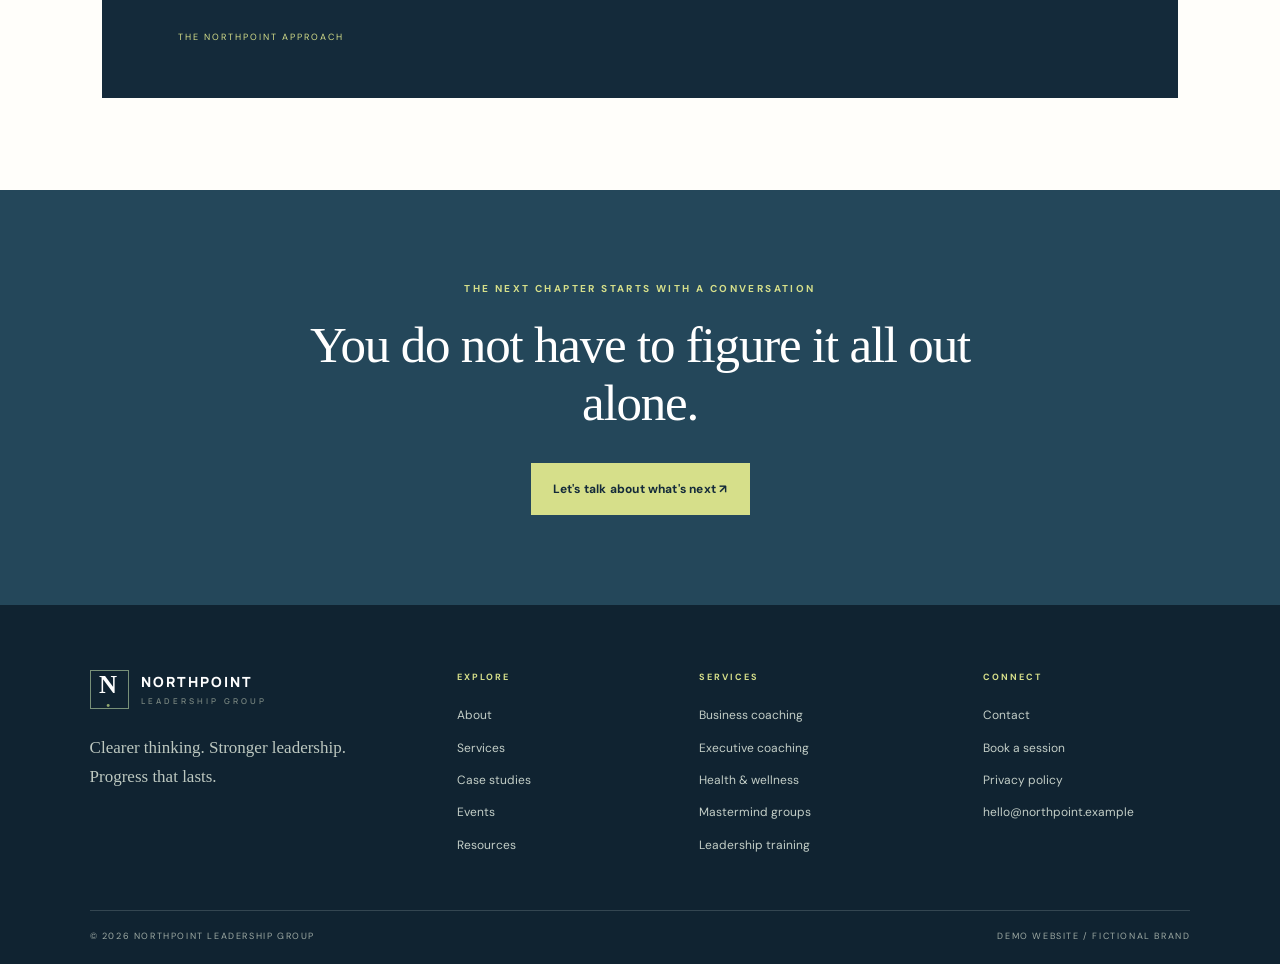
<file: business-coaching.html>
<!doctype html>
<html lang="en"><head><meta charset="utf-8"><meta name="viewport" content="width=device-width, initial-scale=1"><meta name="description" content="Create the structure, leadership capacity and operating rhythm your business needs for its next stage. Step out of constant firefighting and make room"><title>Build a business that works with you — not only because of you. | Northpoint Leadership Group</title><link rel="preconnect" href="https://fonts.googleapis.com"><link rel="preconnect" href="https://fonts.gstatic.com" crossorigin><link href="https://fonts.googleapis.com/css2?family=DM+Sans:wght@400;500;600;700&family=Manrope:wght@400;500;600;700;800&display=swap" rel="stylesheet"><link rel="stylesheet" href="assets/style.css"></head>
<body><div class="topline"><span>LEADERSHIP / STRATEGY / SUSTAINABLE GROWTH</span><a href="book-session.html">BOOK A STRATEGY SESSION ↗</a></div>
<header class="site-header"><a class="brand" href="index.html"><span class="brand-mark">N<span>•</span></span><span>NORTHPOINT<small>LEADERSHIP GROUP</small></span></a><button class="menu-toggle" aria-label="Open menu" aria-expanded="false">☰</button><nav class="main-nav"><a href="about.html">About</a><a href="services.html">Services</a><a href="case-studies.html">Case Studies</a><a href="events.html">Events</a><a href="resources.html">Resources</a><a class="nav-cta" href="book-session.html">Book a session ↗</a></nav></header>
<main>
    <section class="hero inner-hero">
      <div class="hero-copy"><p class="eyebrow">Business coaching</p><h1>Build a business that works with you — not only because of you.</h1><p class="hero-intro">Create the structure, leadership capacity and operating rhythm your business needs for its next stage. Step out of constant firefighting and make room for strategic growth.</p><a class="button button-light" href="book-session.html">Book a business strategy session <span>↗</span></a></div>
      <div class="hero-photo" style="background-image:url(https://images.unsplash.com/photo-1454165804606-c3d57bc86b40?auto=format&fit=crop&w=1200&q=85)"><div class="photo-caption">NORTHPOINT LEADERSHIP GROUP <span>THINK CLEARLY. LEAD WELL.</span></div></div>
    </section><section class="content-section"><div class="section-heading"><span class="eyebrow">THOUGHTFUL GROWTH / 01</span><h2>Move from operator to intentional leader</h2></div><div class="split-section"><div class="split-image" style="background-image:url(https://images.unsplash.com/photo-1497366754035-f200968a6e72?auto=format&fit=crop&w=1200&q=85)"></div><div class="split-copy"><p>When every decision comes back to you, growth gets heavy. We help you clarify priorities, strengthen your team and create repeatable ways of working.</p><a class="text-link" href="contact.html">Talk with our team <span>↗</span></a></div></div></section><section class="content-section"><div class="section-heading"><span class="eyebrow">THOUGHTFUL GROWTH / 02</span><h2>Where we focus</h2></div><div class="card-grid"><article class="service-card"><div class="card-image" style="background-image:url(https://images.unsplash.com/photo-1454165804606-c3d57bc86b40?auto=format&fit=crop&w=1200&q=85)"></div><div class="card-copy"><span class="mini-label">NORTHPOINT / 06</span><h3>Clarity</h3><p>Define the real challenge and identify the decisions that matter most.</p><a class="text-link" href="#contact">Explore <span>↗</span></a></div></article><article class="service-card"><div class="card-image" style="background-image:url(https://images.unsplash.com/photo-1556761175-b413da4baf72?auto=format&fit=crop&w=1200&q=85)"></div><div class="card-copy"><span class="mini-label">NORTHPOINT / 09</span><h3>Capability</h3><p>Strengthen the people, habits and systems that support progress.</p><a class="text-link" href="#contact">Explore <span>↗</span></a></div></article><article class="service-card"><div class="card-image" style="background-image:url(https://images.unsplash.com/photo-1528605248644-14dd04022da1?auto=format&fit=crop&w=1200&q=85)"></div><div class="card-copy"><span class="mini-label">NORTHPOINT / 06</span><h3>Momentum</h3><p>Turn insight into focused action and review what is changing.</p><a class="text-link" href="#contact">Explore <span>↗</span></a></div></article></div></section><section class="content-section"><div class="section-heading"><span class="eyebrow">THOUGHTFUL GROWTH / 03</span><h2>A practical coaching rhythm</h2></div><div class="steps-grid"><div><b>01 / Understand</b><p>Get clear on the context, people and outcomes that matter.</p></div><div><b>02 / Focus</b><p>Choose the highest-value priorities and agree a practical plan.</p></div><div><b>03 / Apply</b><p>Put the work into practice, review progress and adjust.</p></div></div></section><section class="content-section"><div class="section-heading"><span class="eyebrow">THOUGHTFUL GROWTH / 04</span><h2>Imagine what becomes possible</h2></div><blockquote><span>“</span><p>More confident decisions. A team that takes ownership. Fewer bottlenecks. More time to work on the business rather than being pulled into every detail.</p><small>THE NORTHPOINT APPROACH</small></blockquote></section><section class="closing-cta"><p class="eyebrow">THE NEXT CHAPTER STARTS WITH A CONVERSATION</p><h2>You do not have to figure it all out alone.</h2><a class="button button-light" href="book-session.html">Let's talk about what's next ↗</a></section></main>
<footer class="site-footer"><div class="footer-main"><div><a class="brand brand-footer" href="index.html"><span class="brand-mark">N<span>•</span></span><span>NORTHPOINT<small>LEADERSHIP GROUP</small></span></a><p>Clearer thinking. Stronger leadership.<br>Progress that lasts.</p></div><div><b>EXPLORE</b><a href="about.html">About</a><a href="services.html">Services</a><a href="case-studies.html">Case studies</a><a href="events.html">Events</a><a href="resources.html">Resources</a></div><div><b>SERVICES</b><a href="business-coaching.html">Business coaching</a><a href="executive-coaching.html">Executive coaching</a><a href="health-wellness.html">Health & wellness</a><a href="mastermind-groups.html">Mastermind groups</a><a href="leadership-training.html">Leadership training</a></div><div><b>CONNECT</b><a href="contact.html">Contact</a><a href="book-session.html">Book a session</a><a href="privacy.html">Privacy policy</a><span>hello@northpoint.example</span></div></div><div class="footer-bottom"><span>© 2026 NORTHPOINT LEADERSHIP GROUP</span><span>DEMO WEBSITE / FICTIONAL BRAND</span></div></footer><script src="assets/script.js"></script></body></html>
</file>
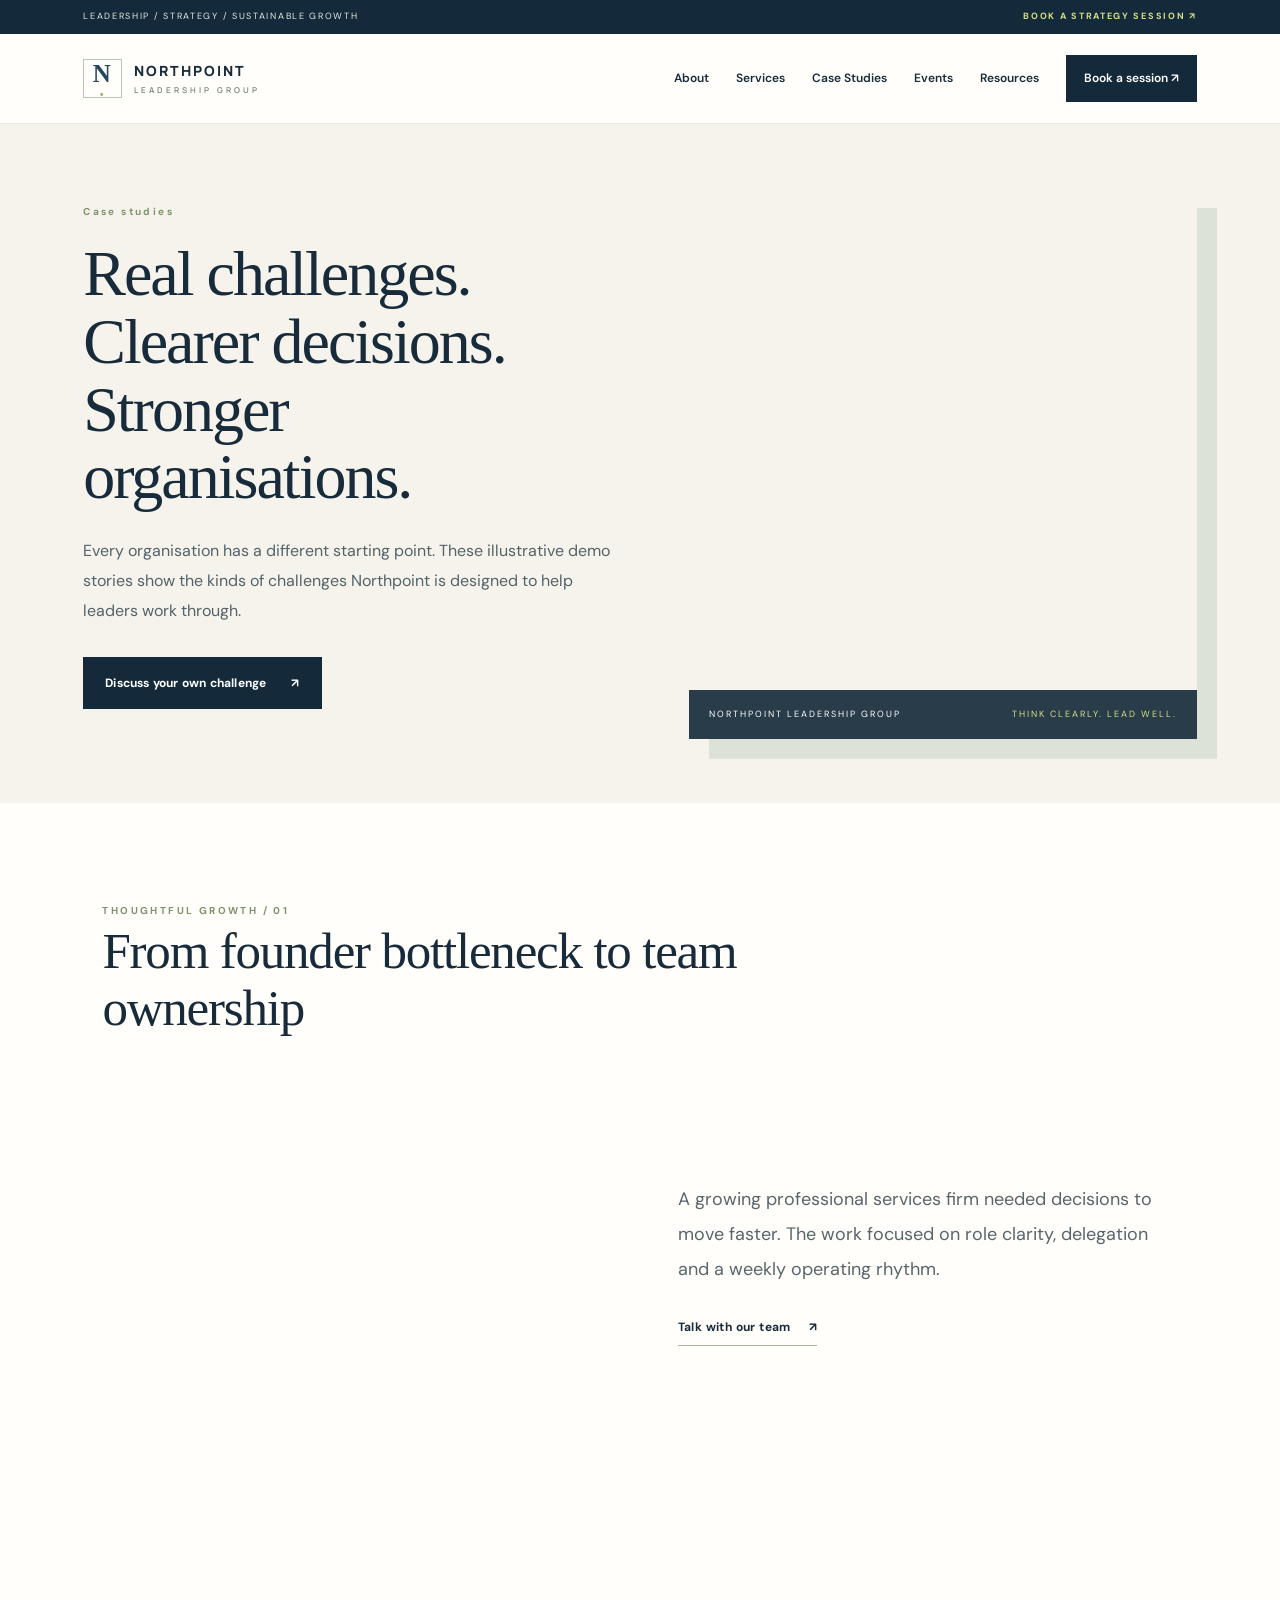
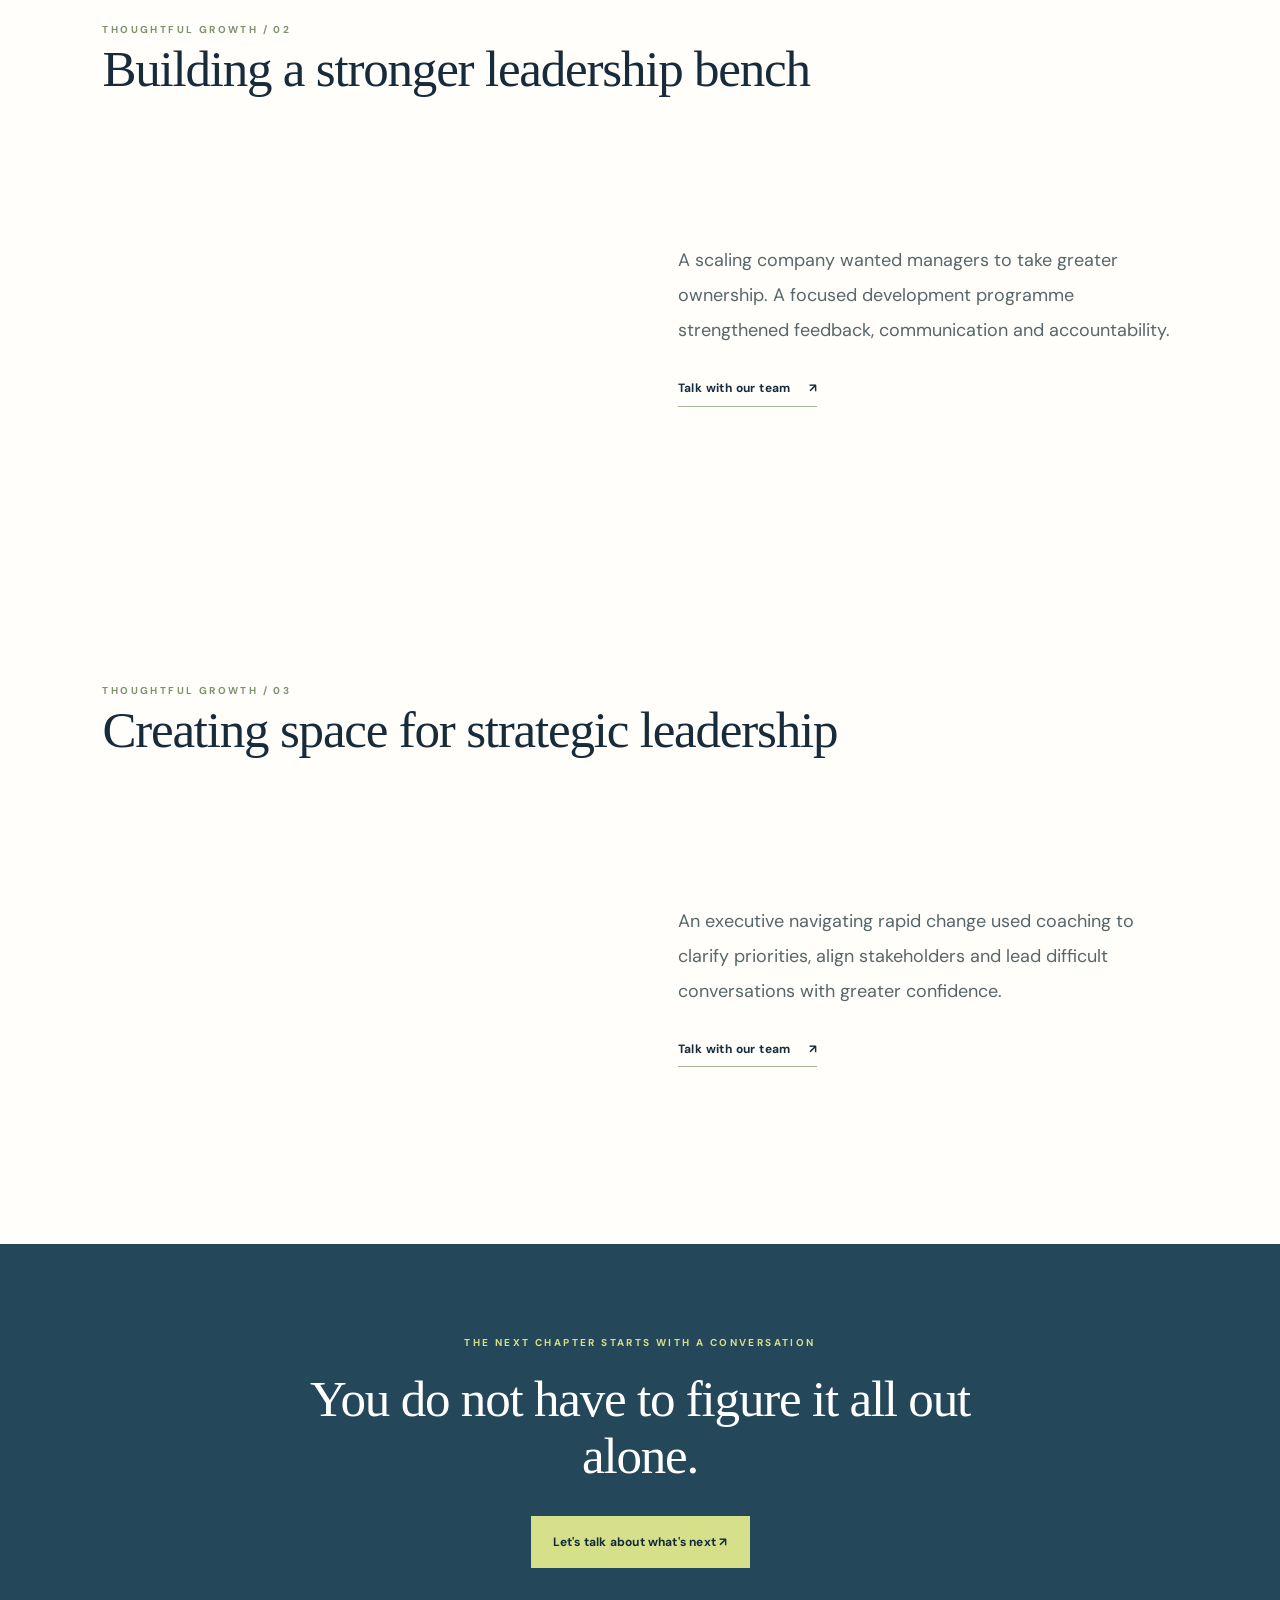
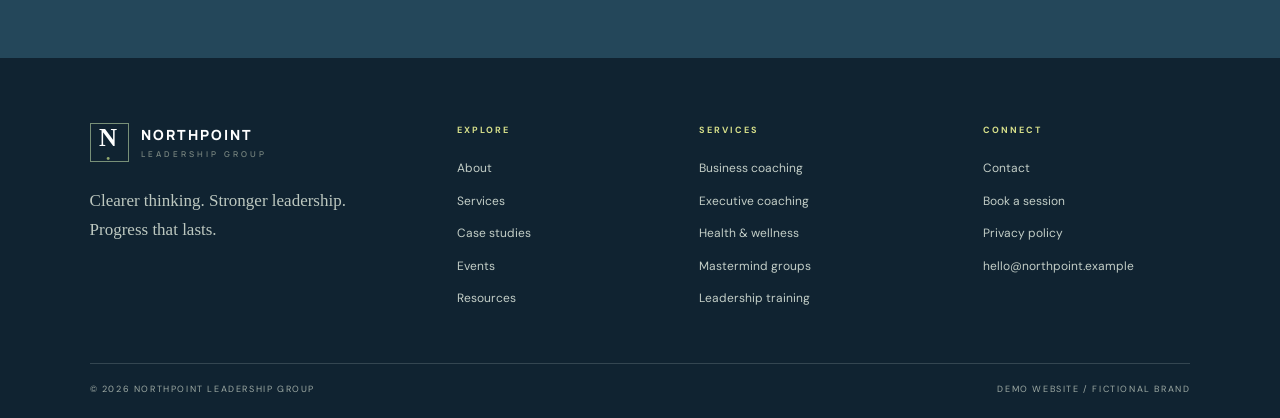
<file: case-studies.html>
<!doctype html>
<html lang="en"><head><meta charset="utf-8"><meta name="viewport" content="width=device-width, initial-scale=1"><meta name="description" content="Every organisation has a different starting point. These illustrative demo stories show the kinds of challenges Northpoint is designed to help leaders"><title>Real challenges. Clearer decisions. Stronger organisations. | Northpoint Leadership Group</title><link rel="preconnect" href="https://fonts.googleapis.com"><link rel="preconnect" href="https://fonts.gstatic.com" crossorigin><link href="https://fonts.googleapis.com/css2?family=DM+Sans:wght@400;500;600;700&family=Manrope:wght@400;500;600;700;800&display=swap" rel="stylesheet"><link rel="stylesheet" href="assets/style.css"></head>
<body><div class="topline"><span>LEADERSHIP / STRATEGY / SUSTAINABLE GROWTH</span><a href="book-session.html">BOOK A STRATEGY SESSION ↗</a></div>
<header class="site-header"><a class="brand" href="index.html"><span class="brand-mark">N<span>•</span></span><span>NORTHPOINT<small>LEADERSHIP GROUP</small></span></a><button class="menu-toggle" aria-label="Open menu" aria-expanded="false">☰</button><nav class="main-nav"><a href="about.html">About</a><a href="services.html">Services</a><a href="case-studies.html">Case Studies</a><a href="events.html">Events</a><a href="resources.html">Resources</a><a class="nav-cta" href="book-session.html">Book a session ↗</a></nav></header>
<main>
    <section class="hero inner-hero">
      <div class="hero-copy"><p class="eyebrow">Case studies</p><h1>Real challenges. Clearer decisions. Stronger organisations.</h1><p class="hero-intro">Every organisation has a different starting point. These illustrative demo stories show the kinds of challenges Northpoint is designed to help leaders work through.</p><a class="button button-light" href="book-session.html">Discuss your own challenge <span>↗</span></a></div>
      <div class="hero-photo" style="background-image:url(https://images.unsplash.com/photo-1454165804606-c3d57bc86b40?auto=format&fit=crop&w=1200&q=85)"><div class="photo-caption">NORTHPOINT LEADERSHIP GROUP <span>THINK CLEARLY. LEAD WELL.</span></div></div>
    </section><section class="content-section"><div class="section-heading"><span class="eyebrow">THOUGHTFUL GROWTH / 01</span><h2>From founder bottleneck to team ownership</h2></div><div class="split-section"><div class="split-image" style="background-image:url(https://images.unsplash.com/photo-1497366754035-f200968a6e72?auto=format&fit=crop&w=1200&q=85)"></div><div class="split-copy"><p>A growing professional services firm needed decisions to move faster. The work focused on role clarity, delegation and a weekly operating rhythm.</p><a class="text-link" href="contact.html">Talk with our team <span>↗</span></a></div></div></section><section class="content-section"><div class="section-heading"><span class="eyebrow">THOUGHTFUL GROWTH / 02</span><h2>Building a stronger leadership bench</h2></div><div class="split-section"><div class="split-image" style="background-image:url(https://images.unsplash.com/photo-1515187029135-18ee286d815b?auto=format&fit=crop&w=1200&q=85)"></div><div class="split-copy"><p>A scaling company wanted managers to take greater ownership. A focused development programme strengthened feedback, communication and accountability.</p><a class="text-link" href="contact.html">Talk with our team <span>↗</span></a></div></div></section><section class="content-section"><div class="section-heading"><span class="eyebrow">THOUGHTFUL GROWTH / 03</span><h2>Creating space for strategic leadership</h2></div><div class="split-section"><div class="split-image" style="background-image:url(https://images.unsplash.com/photo-1516321318423-f06f85e504b3?auto=format&fit=crop&w=1200&q=85)"></div><div class="split-copy"><p>An executive navigating rapid change used coaching to clarify priorities, align stakeholders and lead difficult conversations with greater confidence.</p><a class="text-link" href="contact.html">Talk with our team <span>↗</span></a></div></div></section><section class="closing-cta"><p class="eyebrow">THE NEXT CHAPTER STARTS WITH A CONVERSATION</p><h2>You do not have to figure it all out alone.</h2><a class="button button-light" href="book-session.html">Let's talk about what's next ↗</a></section></main>
<footer class="site-footer"><div class="footer-main"><div><a class="brand brand-footer" href="index.html"><span class="brand-mark">N<span>•</span></span><span>NORTHPOINT<small>LEADERSHIP GROUP</small></span></a><p>Clearer thinking. Stronger leadership.<br>Progress that lasts.</p></div><div><b>EXPLORE</b><a href="about.html">About</a><a href="services.html">Services</a><a href="case-studies.html">Case studies</a><a href="events.html">Events</a><a href="resources.html">Resources</a></div><div><b>SERVICES</b><a href="business-coaching.html">Business coaching</a><a href="executive-coaching.html">Executive coaching</a><a href="health-wellness.html">Health & wellness</a><a href="mastermind-groups.html">Mastermind groups</a><a href="leadership-training.html">Leadership training</a></div><div><b>CONNECT</b><a href="contact.html">Contact</a><a href="book-session.html">Book a session</a><a href="privacy.html">Privacy policy</a><span>hello@northpoint.example</span></div></div><div class="footer-bottom"><span>© 2026 NORTHPOINT LEADERSHIP GROUP</span><span>DEMO WEBSITE / FICTIONAL BRAND</span></div></footer><script src="assets/script.js"></script></body></html>
</file>
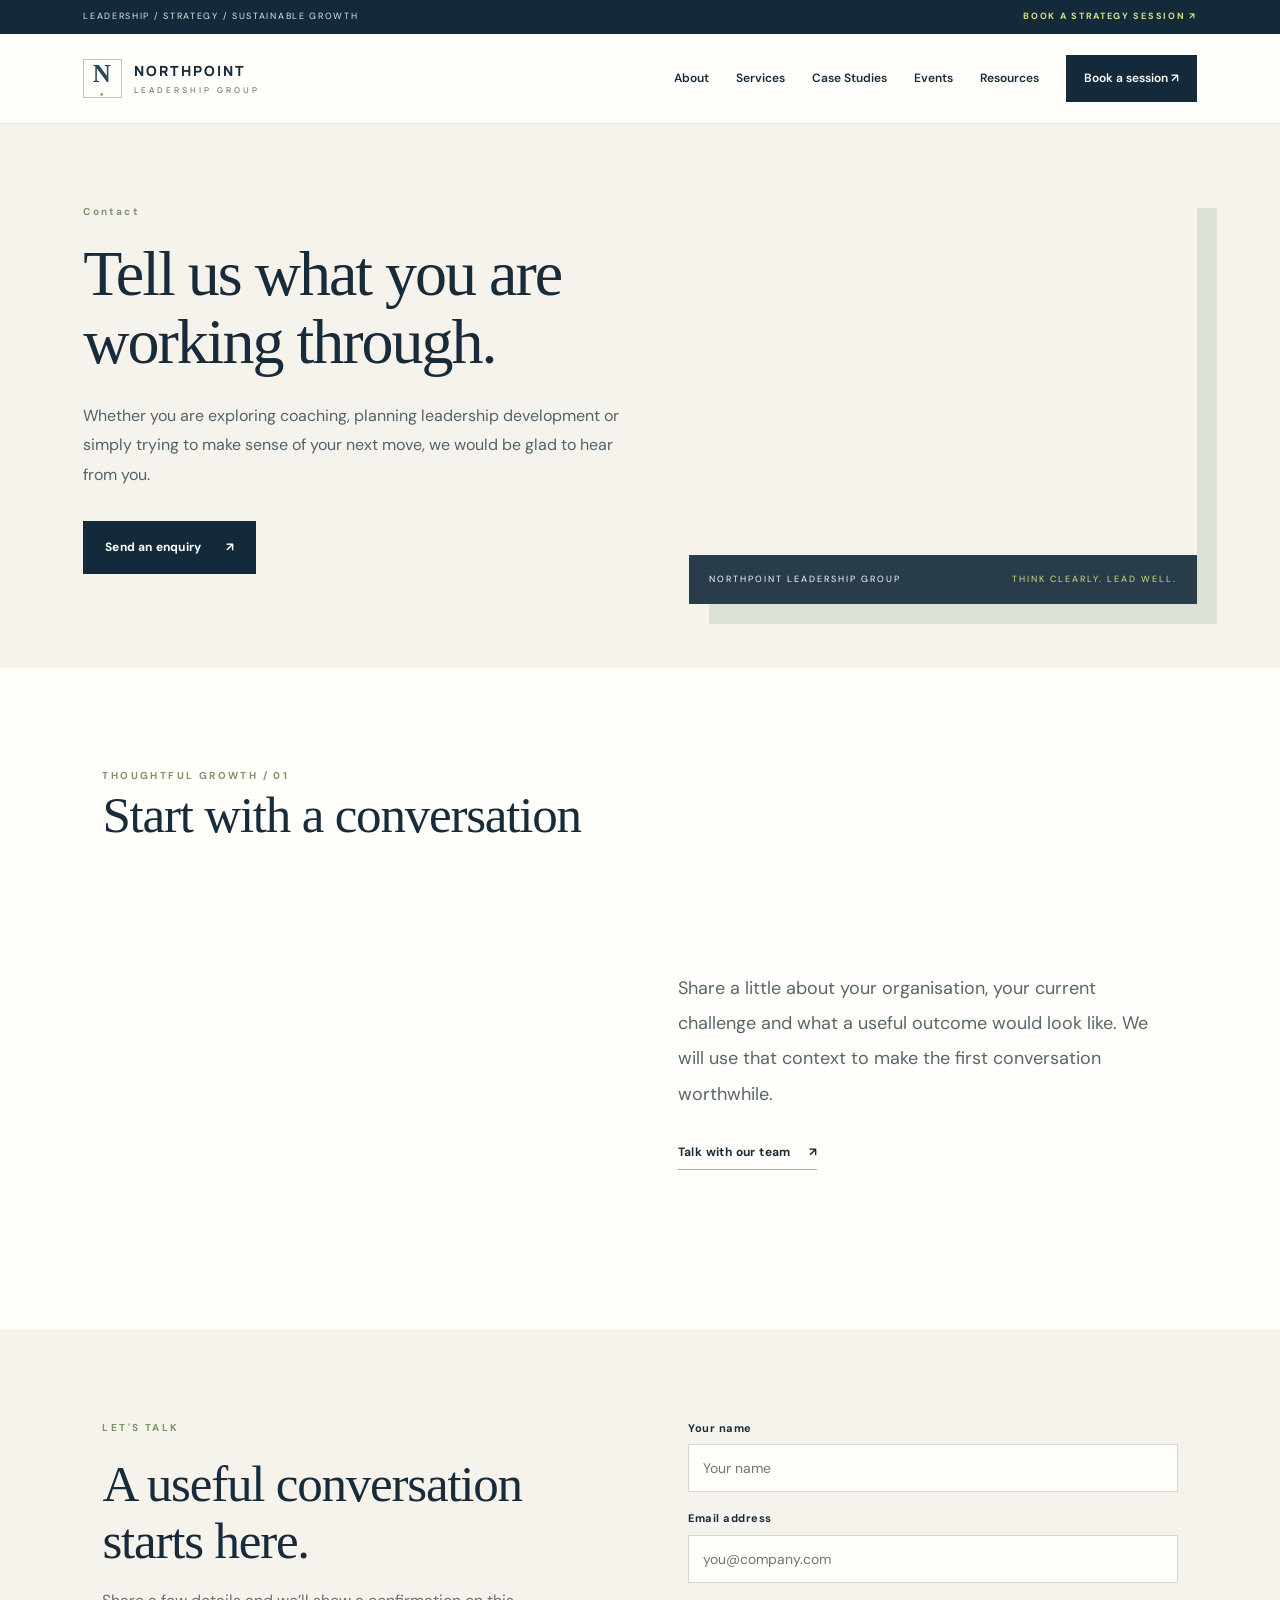
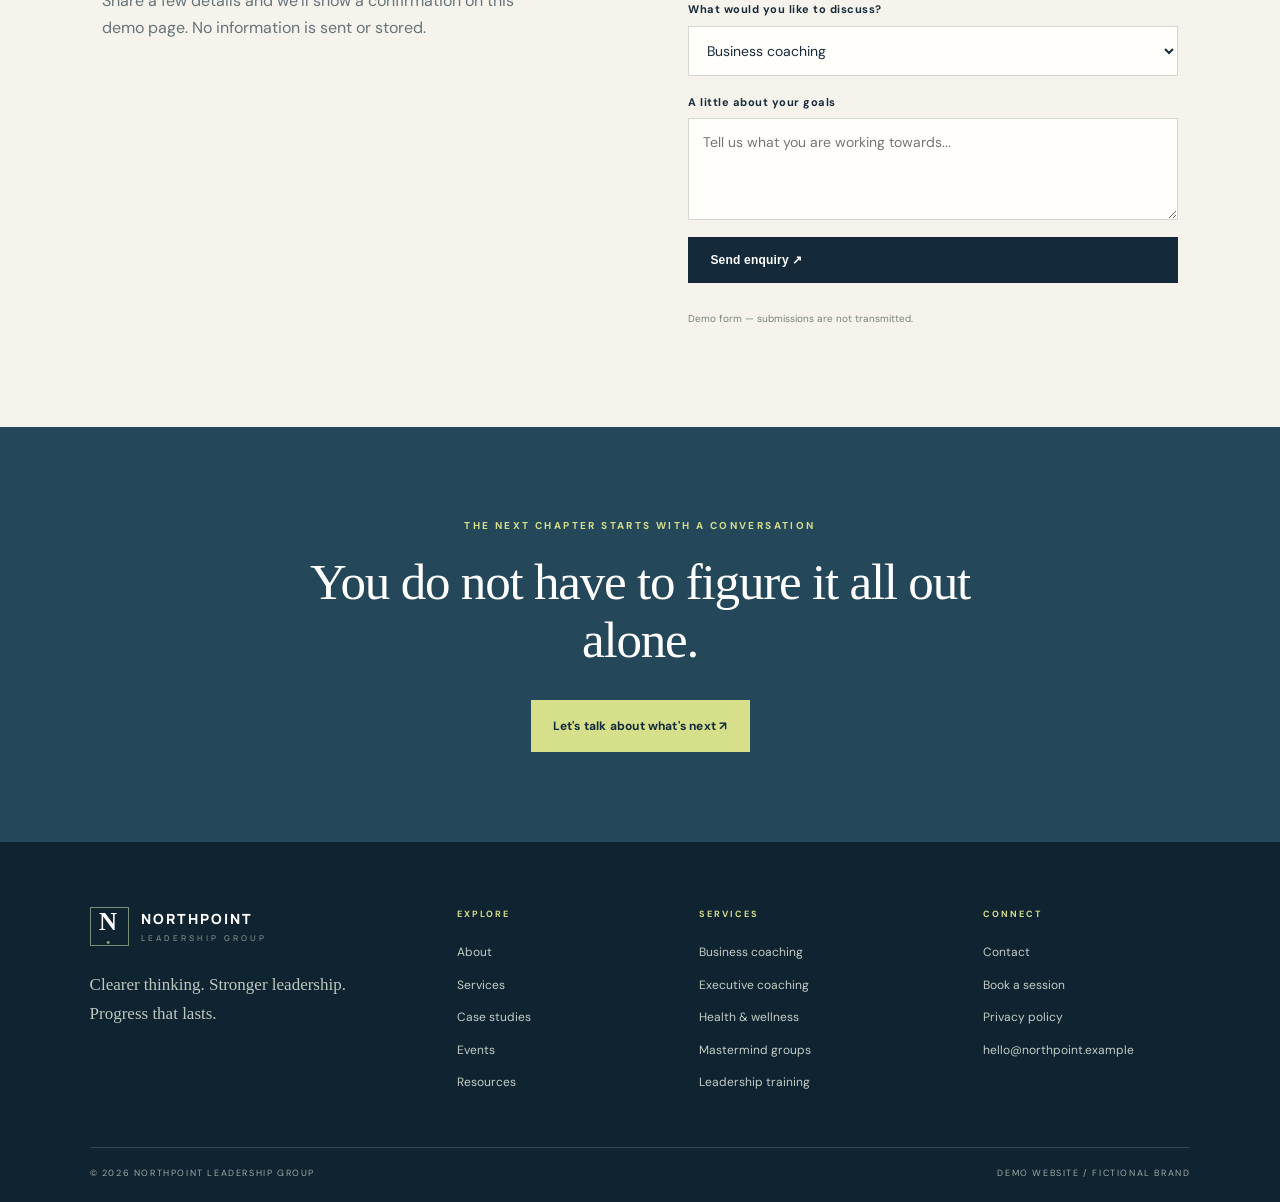
<file: contact.html>
<!doctype html>
<html lang="en"><head><meta charset="utf-8"><meta name="viewport" content="width=device-width, initial-scale=1"><meta name="description" content="Whether you are exploring coaching, planning leadership development or simply trying to make sense of your next move, we would be glad to hear from yo"><title>Tell us what you are working through. | Northpoint Leadership Group</title><link rel="preconnect" href="https://fonts.googleapis.com"><link rel="preconnect" href="https://fonts.gstatic.com" crossorigin><link href="https://fonts.googleapis.com/css2?family=DM+Sans:wght@400;500;600;700&family=Manrope:wght@400;500;600;700;800&display=swap" rel="stylesheet"><link rel="stylesheet" href="assets/style.css"></head>
<body><div class="topline"><span>LEADERSHIP / STRATEGY / SUSTAINABLE GROWTH</span><a href="book-session.html">BOOK A STRATEGY SESSION ↗</a></div>
<header class="site-header"><a class="brand" href="index.html"><span class="brand-mark">N<span>•</span></span><span>NORTHPOINT<small>LEADERSHIP GROUP</small></span></a><button class="menu-toggle" aria-label="Open menu" aria-expanded="false">☰</button><nav class="main-nav"><a href="about.html">About</a><a href="services.html">Services</a><a href="case-studies.html">Case Studies</a><a href="events.html">Events</a><a href="resources.html">Resources</a><a class="nav-cta" href="book-session.html">Book a session ↗</a></nav></header>
<main>
    <section class="hero inner-hero">
      <div class="hero-copy"><p class="eyebrow">Contact</p><h1>Tell us what you are working through.</h1><p class="hero-intro">Whether you are exploring coaching, planning leadership development or simply trying to make sense of your next move, we would be glad to hear from you.</p><a class="button button-light" href="book-session.html">Send an enquiry <span>↗</span></a></div>
      <div class="hero-photo" style="background-image:url(https://images.unsplash.com/photo-1516321318423-f06f85e504b3?auto=format&fit=crop&w=1200&q=85)"><div class="photo-caption">NORTHPOINT LEADERSHIP GROUP <span>THINK CLEARLY. LEAD WELL.</span></div></div>
    </section><section class="content-section"><div class="section-heading"><span class="eyebrow">THOUGHTFUL GROWTH / 01</span><h2>Start with a conversation</h2></div><div class="split-section"><div class="split-image" style="background-image:url(https://images.unsplash.com/photo-1497366754035-f200968a6e72?auto=format&fit=crop&w=1200&q=85)"></div><div class="split-copy"><p>Share a little about your organisation, your current challenge and what a useful outcome would look like. We will use that context to make the first conversation worthwhile.</p><a class="text-link" href="contact.html">Talk with our team <span>↗</span></a></div></div></section><section class="form-section" id="contact"><div><p class="eyebrow">LET'S TALK</p><h2>A useful conversation starts here.</h2><p>Share a few details and we’ll show a confirmation on this demo page. No information is sent or stored.</p></div><form class="lead-form" id="leadForm"><label>Your name<input required name="name" placeholder="Your name"></label><label>Email address<input required type="email" name="email" placeholder="you@company.com"></label><label>What would you like to discuss?<select name="topic"><option>Business coaching</option><option>Executive coaching</option><option>Leadership training</option><option>Mastermind groups</option><option>Something else</option></select></label><label>A little about your goals<textarea name="message" rows="4" placeholder="Tell us what you are working towards..."></textarea></label><button class="button button-dark" type="submit">Send enquiry ↗</button><p class="form-note" id="formNote">Demo form — submissions are not transmitted.</p></form></section><section class="closing-cta"><p class="eyebrow">THE NEXT CHAPTER STARTS WITH A CONVERSATION</p><h2>You do not have to figure it all out alone.</h2><a class="button button-light" href="book-session.html">Let's talk about what's next ↗</a></section></main>
<footer class="site-footer"><div class="footer-main"><div><a class="brand brand-footer" href="index.html"><span class="brand-mark">N<span>•</span></span><span>NORTHPOINT<small>LEADERSHIP GROUP</small></span></a><p>Clearer thinking. Stronger leadership.<br>Progress that lasts.</p></div><div><b>EXPLORE</b><a href="about.html">About</a><a href="services.html">Services</a><a href="case-studies.html">Case studies</a><a href="events.html">Events</a><a href="resources.html">Resources</a></div><div><b>SERVICES</b><a href="business-coaching.html">Business coaching</a><a href="executive-coaching.html">Executive coaching</a><a href="health-wellness.html">Health & wellness</a><a href="mastermind-groups.html">Mastermind groups</a><a href="leadership-training.html">Leadership training</a></div><div><b>CONNECT</b><a href="contact.html">Contact</a><a href="book-session.html">Book a session</a><a href="privacy.html">Privacy policy</a><span>hello@northpoint.example</span></div></div><div class="footer-bottom"><span>© 2026 NORTHPOINT LEADERSHIP GROUP</span><span>DEMO WEBSITE / FICTIONAL BRAND</span></div></footer><script src="assets/script.js"></script></body></html>
</file>
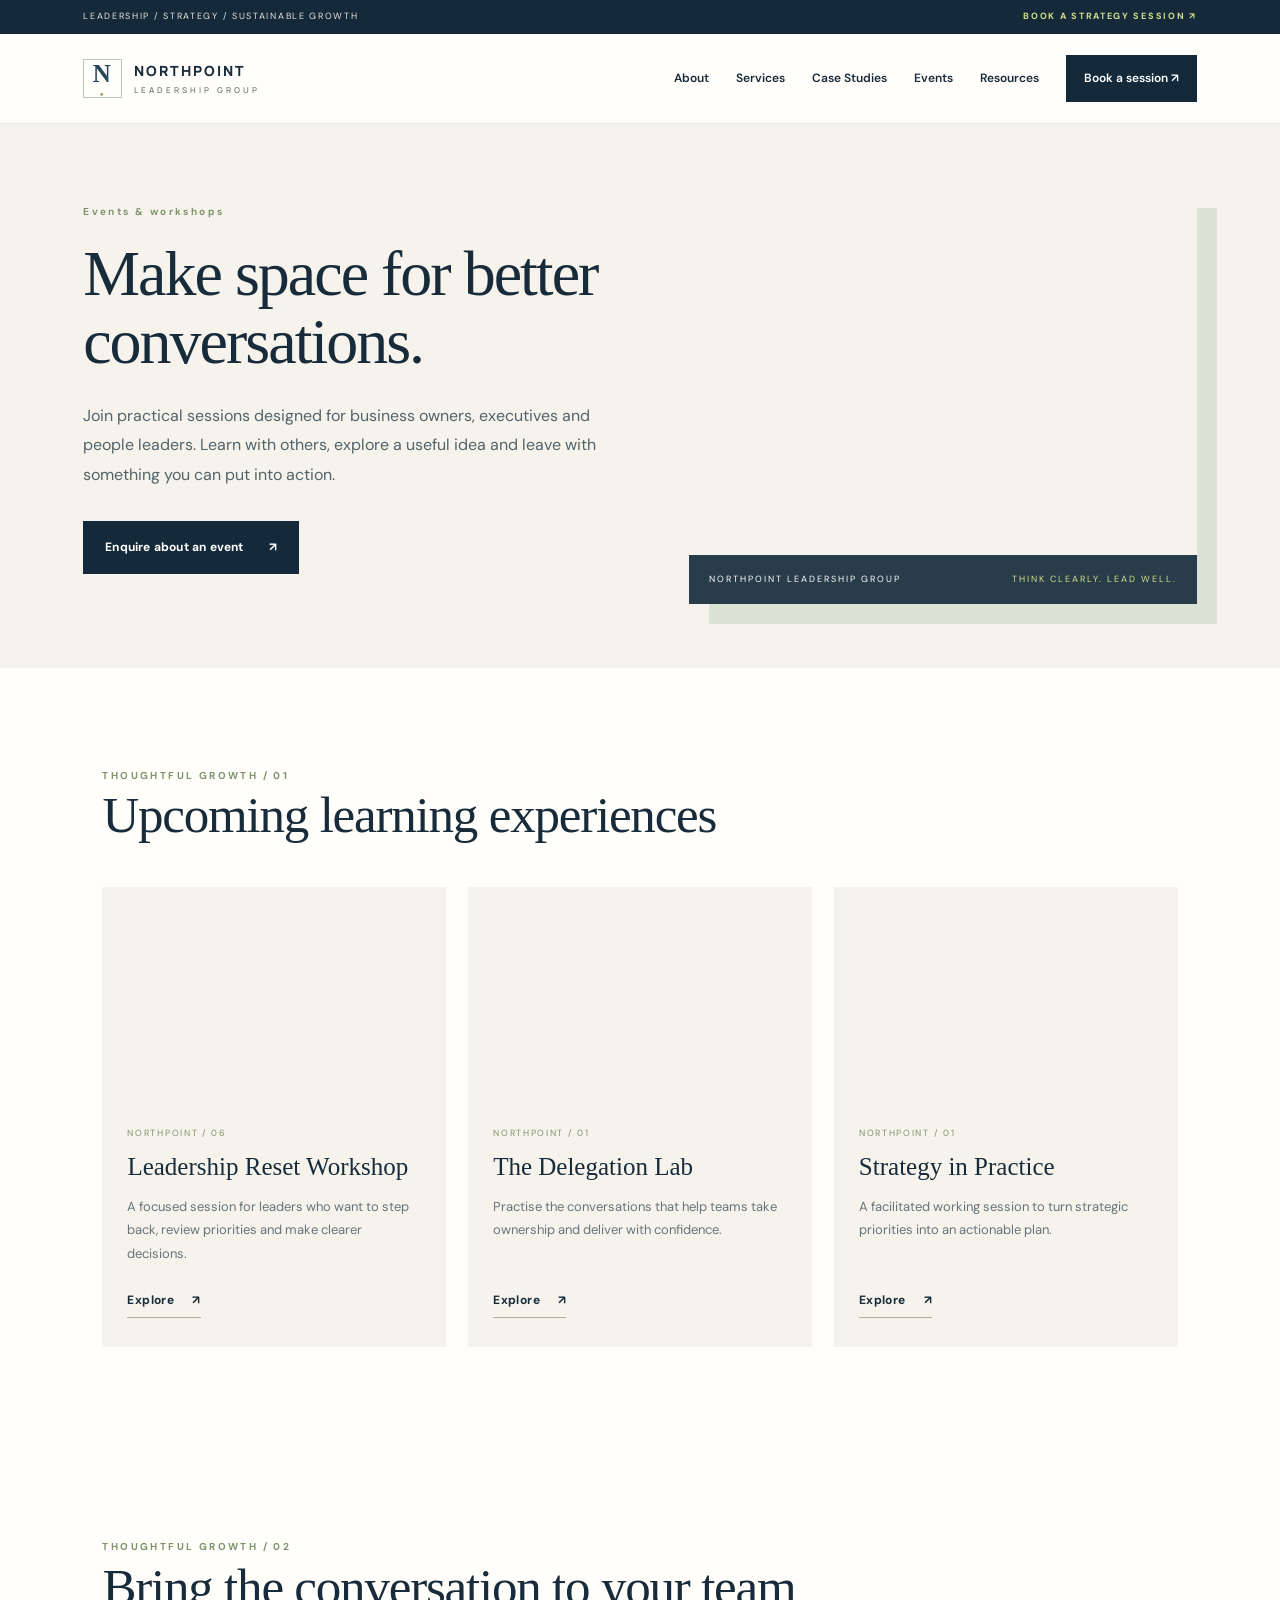
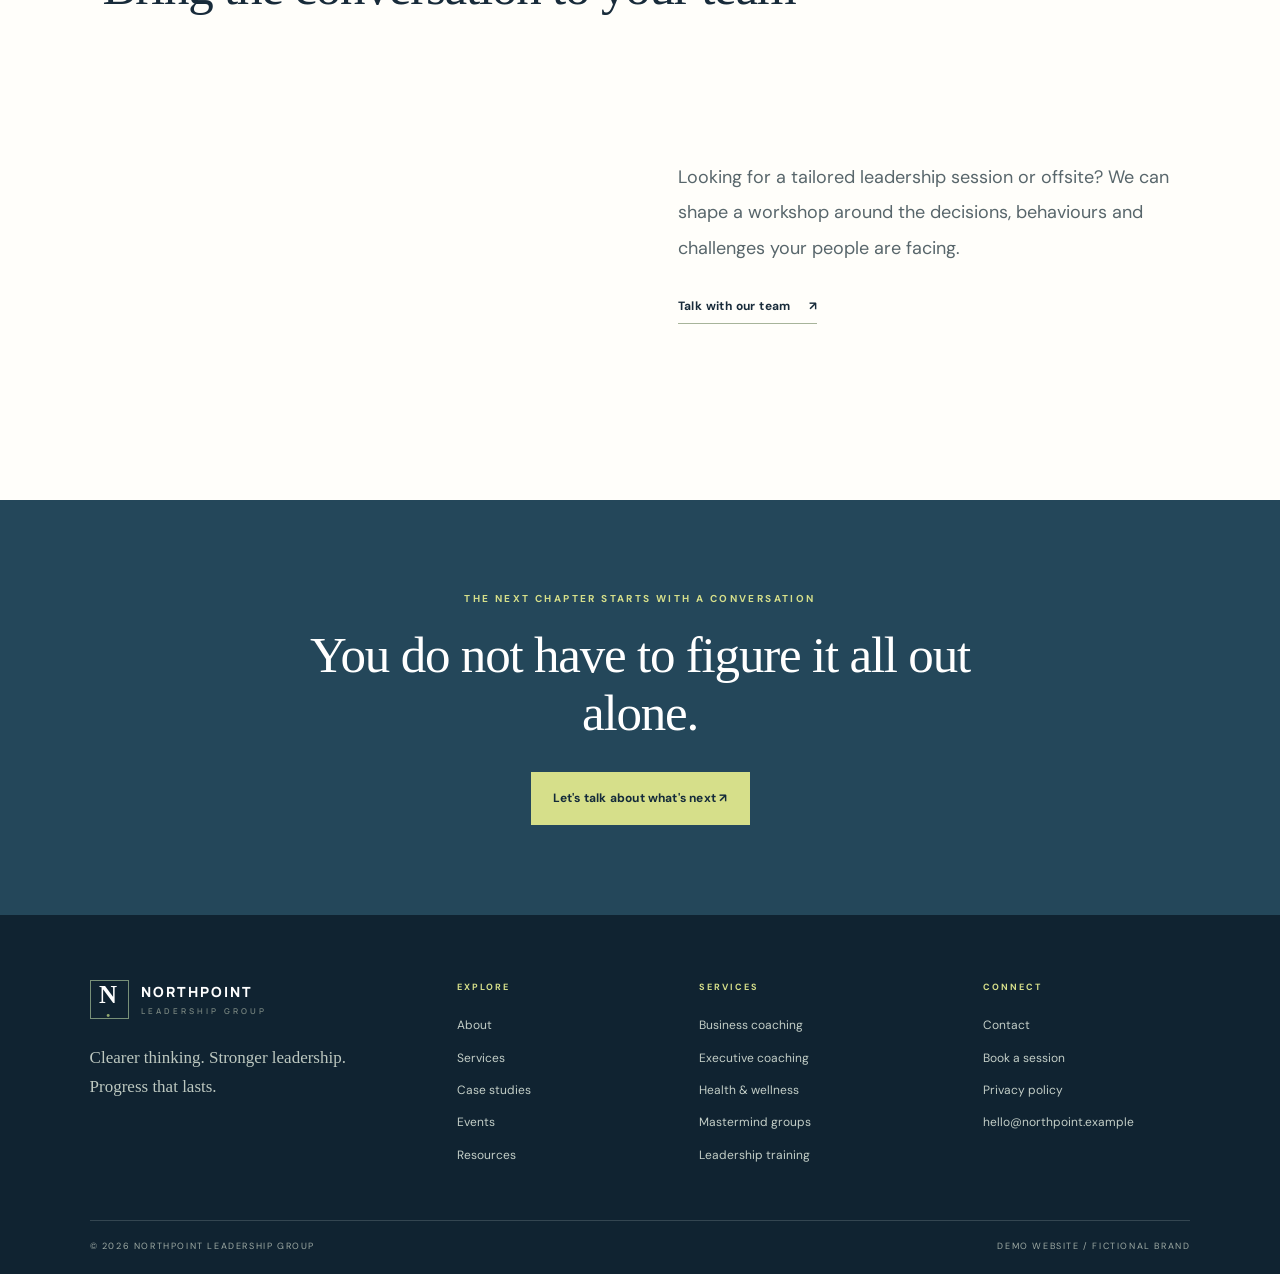
<file: events.html>
<!doctype html>
<html lang="en"><head><meta charset="utf-8"><meta name="viewport" content="width=device-width, initial-scale=1"><meta name="description" content="Join practical sessions designed for business owners, executives and people leaders. Learn with others, explore a useful idea and leave with something"><title>Make space for better conversations. | Northpoint Leadership Group</title><link rel="preconnect" href="https://fonts.googleapis.com"><link rel="preconnect" href="https://fonts.gstatic.com" crossorigin><link href="https://fonts.googleapis.com/css2?family=DM+Sans:wght@400;500;600;700&family=Manrope:wght@400;500;600;700;800&display=swap" rel="stylesheet"><link rel="stylesheet" href="assets/style.css"></head>
<body><div class="topline"><span>LEADERSHIP / STRATEGY / SUSTAINABLE GROWTH</span><a href="book-session.html">BOOK A STRATEGY SESSION ↗</a></div>
<header class="site-header"><a class="brand" href="index.html"><span class="brand-mark">N<span>•</span></span><span>NORTHPOINT<small>LEADERSHIP GROUP</small></span></a><button class="menu-toggle" aria-label="Open menu" aria-expanded="false">☰</button><nav class="main-nav"><a href="about.html">About</a><a href="services.html">Services</a><a href="case-studies.html">Case Studies</a><a href="events.html">Events</a><a href="resources.html">Resources</a><a class="nav-cta" href="book-session.html">Book a session ↗</a></nav></header>
<main>
    <section class="hero inner-hero">
      <div class="hero-copy"><p class="eyebrow">Events &amp; workshops</p><h1>Make space for better conversations.</h1><p class="hero-intro">Join practical sessions designed for business owners, executives and people leaders. Learn with others, explore a useful idea and leave with something you can put into action.</p><a class="button button-light" href="book-session.html">Enquire about an event <span>↗</span></a></div>
      <div class="hero-photo" style="background-image:url(https://images.unsplash.com/photo-1515187029135-18ee286d815b?auto=format&fit=crop&w=1200&q=85)"><div class="photo-caption">NORTHPOINT LEADERSHIP GROUP <span>THINK CLEARLY. LEAD WELL.</span></div></div>
    </section><section class="content-section"><div class="section-heading"><span class="eyebrow">THOUGHTFUL GROWTH / 01</span><h2>Upcoming learning experiences</h2></div><div class="card-grid"><article class="service-card"><div class="card-image" style="background-image:url(https://images.unsplash.com/photo-1515187029135-18ee286d815b?auto=format&fit=crop&w=1200&q=85)"></div><div class="card-copy"><span class="mini-label">NORTHPOINT / 06</span><h3>Leadership Reset Workshop</h3><p>A focused session for leaders who want to step back, review priorities and make clearer decisions.</p><a class="text-link" href="#contact">Explore <span>↗</span></a></div></article><article class="service-card"><div class="card-image" style="background-image:url(https://images.unsplash.com/photo-1556761175-b413da4baf72?auto=format&fit=crop&w=1200&q=85)"></div><div class="card-copy"><span class="mini-label">NORTHPOINT / 01</span><h3>The Delegation Lab</h3><p>Practise the conversations that help teams take ownership and deliver with confidence.</p><a class="text-link" href="#contact">Explore <span>↗</span></a></div></article><article class="service-card"><div class="card-image" style="background-image:url(https://images.unsplash.com/photo-1454165804606-c3d57bc86b40?auto=format&fit=crop&w=1200&q=85)"></div><div class="card-copy"><span class="mini-label">NORTHPOINT / 01</span><h3>Strategy in Practice</h3><p>A facilitated working session to turn strategic priorities into an actionable plan.</p><a class="text-link" href="#contact">Explore <span>↗</span></a></div></article></div></section><section class="content-section"><div class="section-heading"><span class="eyebrow">THOUGHTFUL GROWTH / 02</span><h2>Bring the conversation to your team</h2></div><div class="split-section"><div class="split-image" style="background-image:url(https://images.unsplash.com/photo-1528605248644-14dd04022da1?auto=format&fit=crop&w=1200&q=85)"></div><div class="split-copy"><p>Looking for a tailored leadership session or offsite? We can shape a workshop around the decisions, behaviours and challenges your people are facing.</p><a class="text-link" href="contact.html">Talk with our team <span>↗</span></a></div></div></section><section class="closing-cta"><p class="eyebrow">THE NEXT CHAPTER STARTS WITH A CONVERSATION</p><h2>You do not have to figure it all out alone.</h2><a class="button button-light" href="book-session.html">Let's talk about what's next ↗</a></section></main>
<footer class="site-footer"><div class="footer-main"><div><a class="brand brand-footer" href="index.html"><span class="brand-mark">N<span>•</span></span><span>NORTHPOINT<small>LEADERSHIP GROUP</small></span></a><p>Clearer thinking. Stronger leadership.<br>Progress that lasts.</p></div><div><b>EXPLORE</b><a href="about.html">About</a><a href="services.html">Services</a><a href="case-studies.html">Case studies</a><a href="events.html">Events</a><a href="resources.html">Resources</a></div><div><b>SERVICES</b><a href="business-coaching.html">Business coaching</a><a href="executive-coaching.html">Executive coaching</a><a href="health-wellness.html">Health & wellness</a><a href="mastermind-groups.html">Mastermind groups</a><a href="leadership-training.html">Leadership training</a></div><div><b>CONNECT</b><a href="contact.html">Contact</a><a href="book-session.html">Book a session</a><a href="privacy.html">Privacy policy</a><span>hello@northpoint.example</span></div></div><div class="footer-bottom"><span>© 2026 NORTHPOINT LEADERSHIP GROUP</span><span>DEMO WEBSITE / FICTIONAL BRAND</span></div></footer><script src="assets/script.js"></script></body></html>
</file>
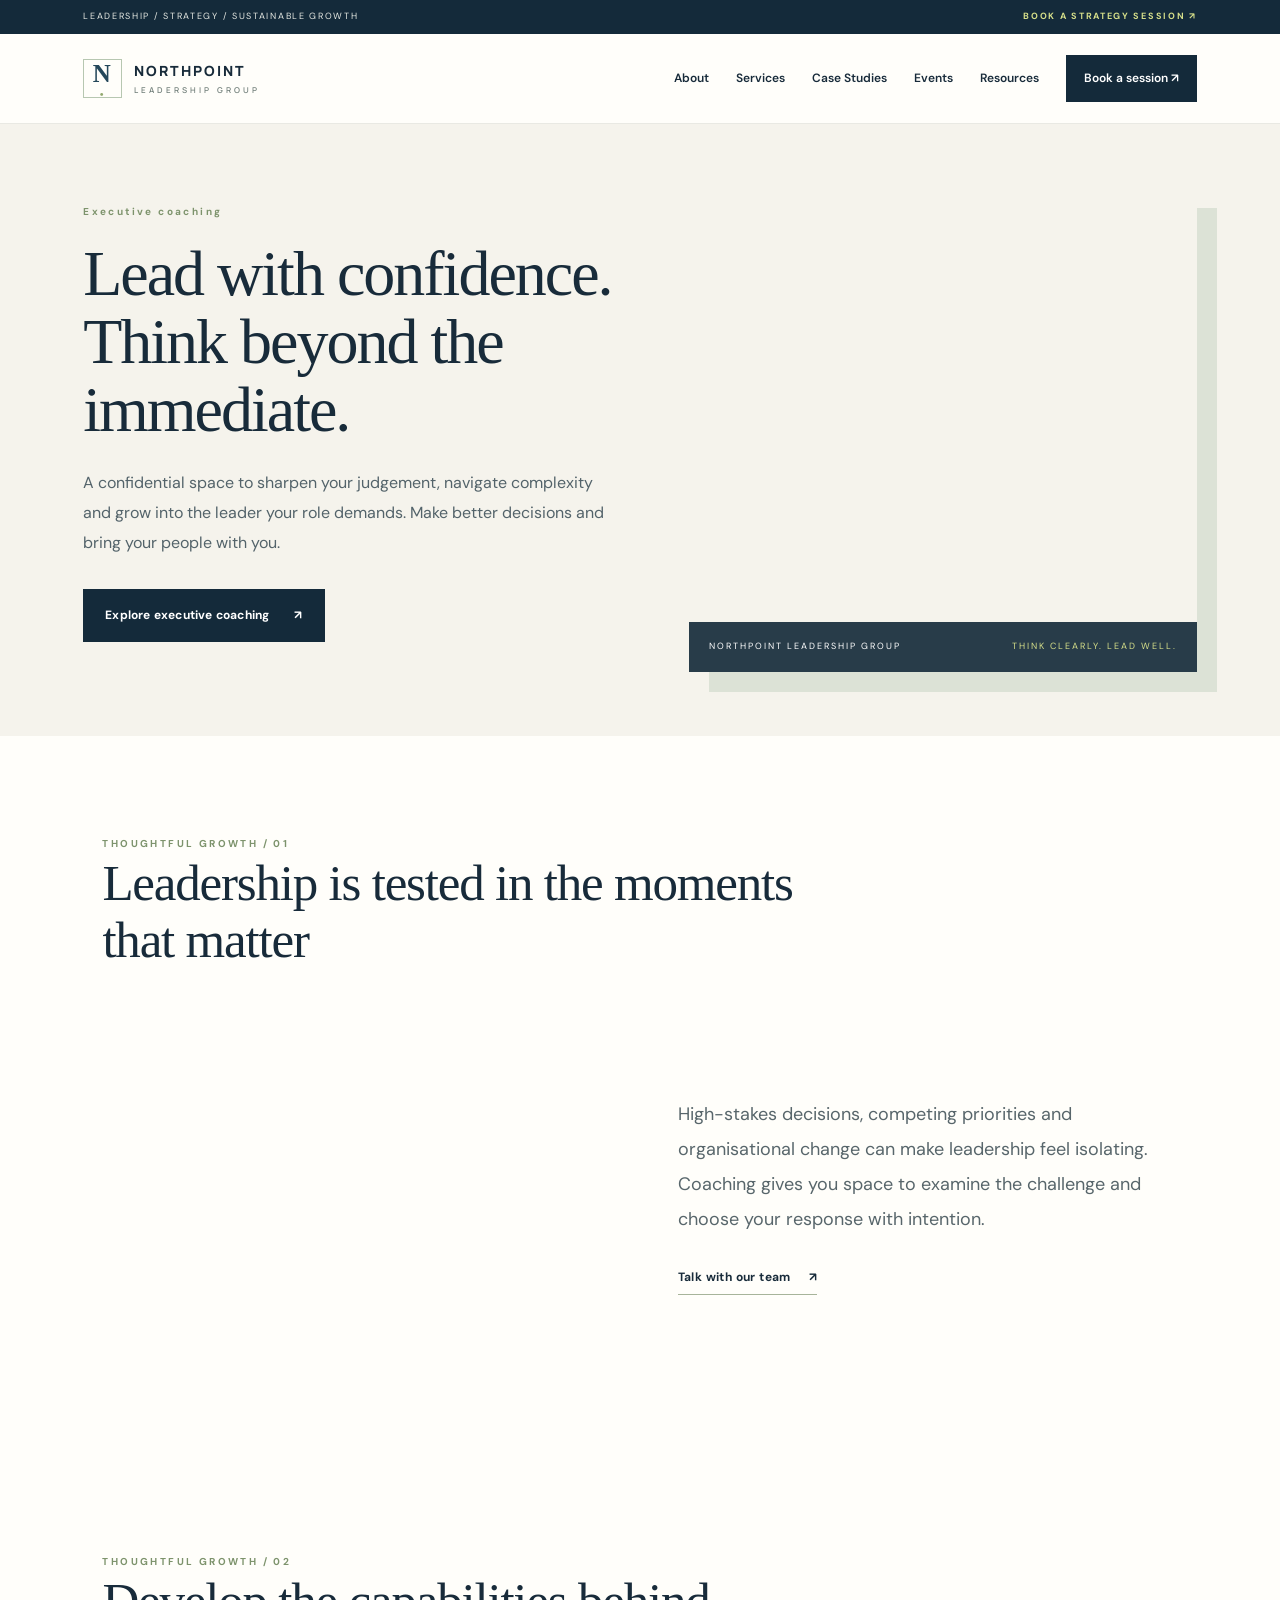
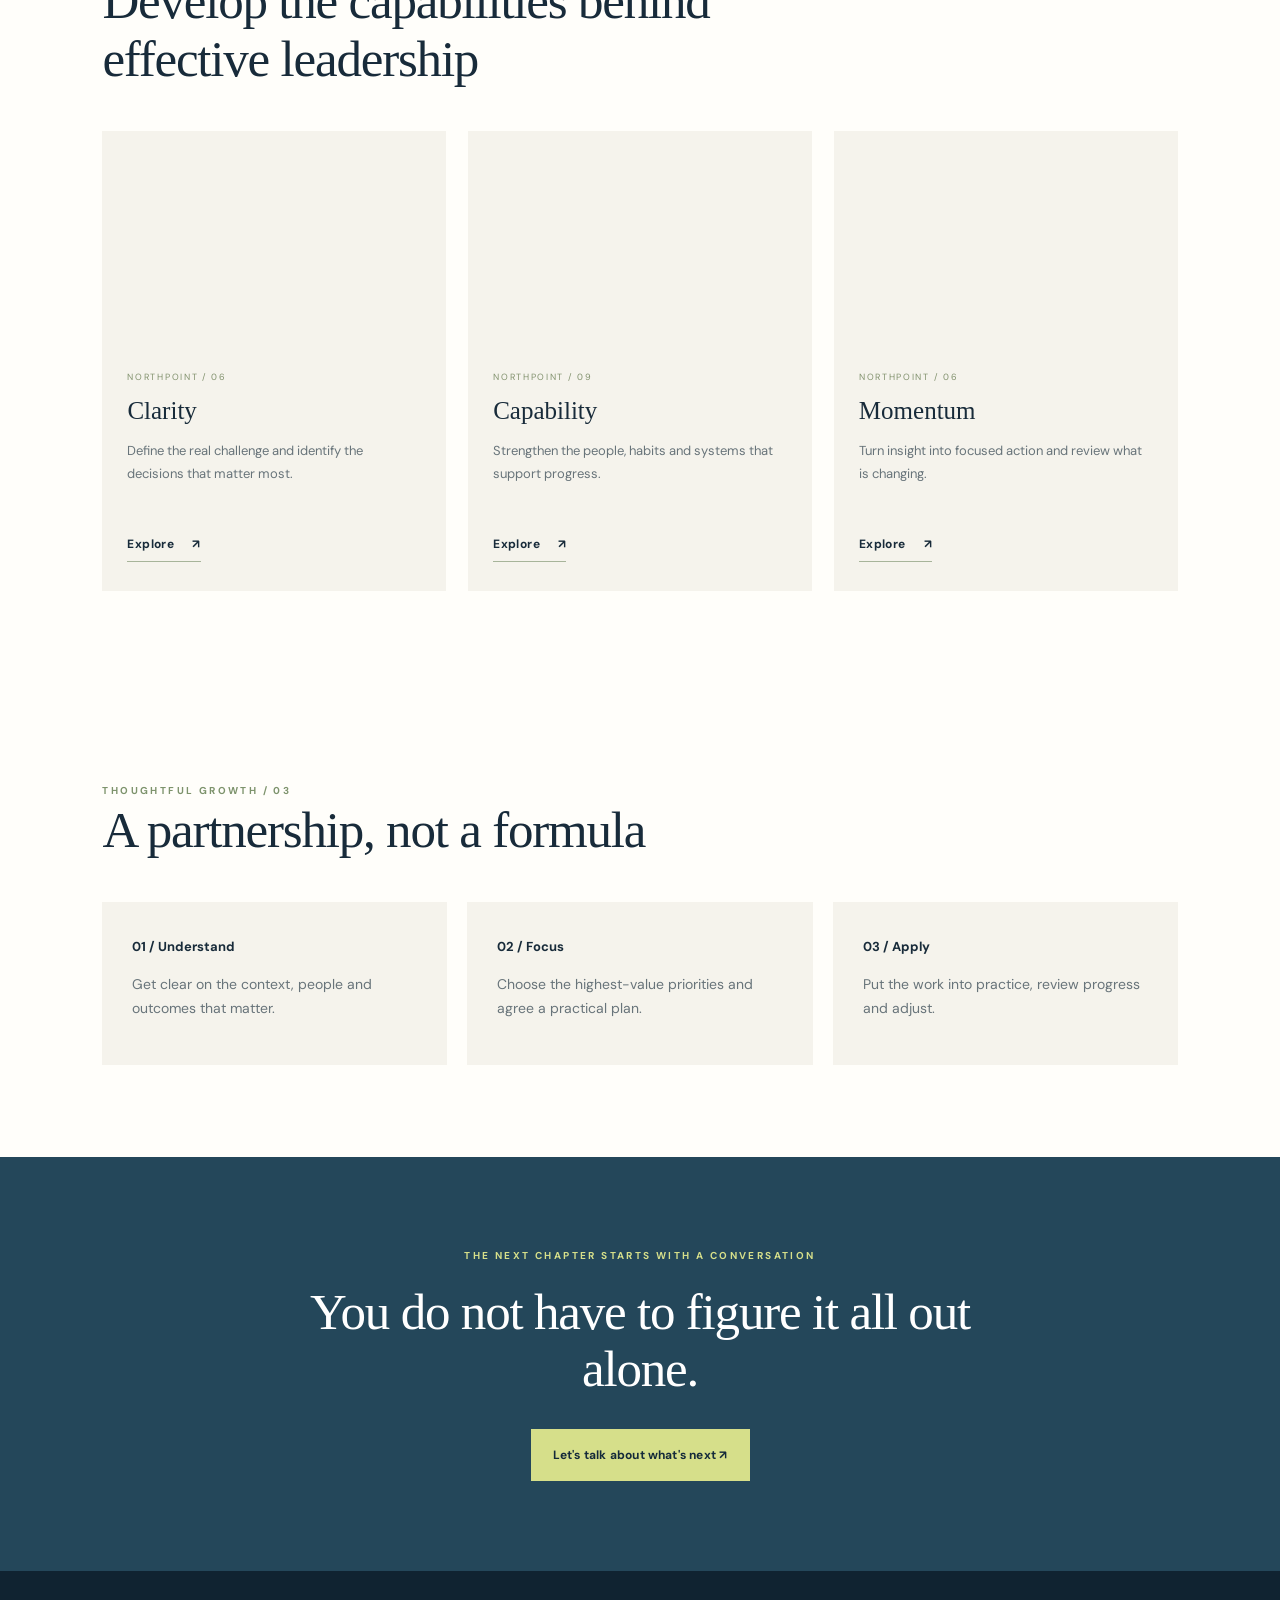
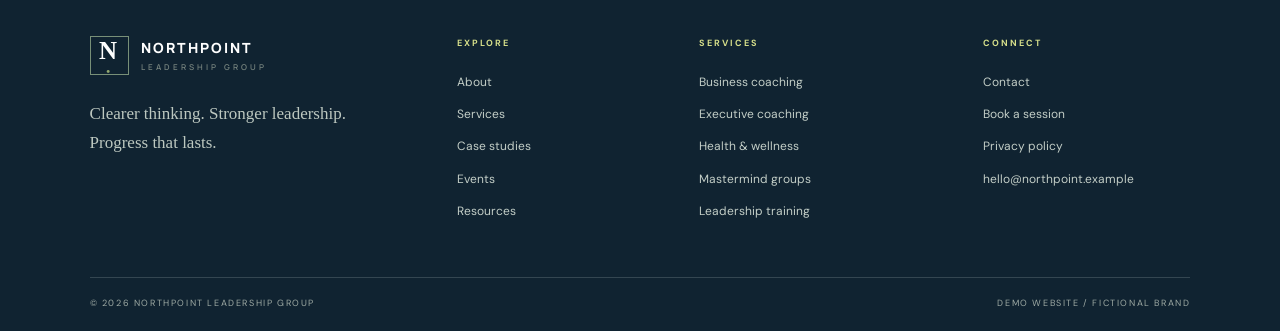
<file: executive-coaching.html>
<!doctype html>
<html lang="en"><head><meta charset="utf-8"><meta name="viewport" content="width=device-width, initial-scale=1"><meta name="description" content="A confidential space to sharpen your judgement, navigate complexity and grow into the leader your role demands. Make better decisions and bring your p"><title>Lead with confidence. Think beyond the immediate. | Northpoint Leadership Group</title><link rel="preconnect" href="https://fonts.googleapis.com"><link rel="preconnect" href="https://fonts.gstatic.com" crossorigin><link href="https://fonts.googleapis.com/css2?family=DM+Sans:wght@400;500;600;700&family=Manrope:wght@400;500;600;700;800&display=swap" rel="stylesheet"><link rel="stylesheet" href="assets/style.css"></head>
<body><div class="topline"><span>LEADERSHIP / STRATEGY / SUSTAINABLE GROWTH</span><a href="book-session.html">BOOK A STRATEGY SESSION ↗</a></div>
<header class="site-header"><a class="brand" href="index.html"><span class="brand-mark">N<span>•</span></span><span>NORTHPOINT<small>LEADERSHIP GROUP</small></span></a><button class="menu-toggle" aria-label="Open menu" aria-expanded="false">☰</button><nav class="main-nav"><a href="about.html">About</a><a href="services.html">Services</a><a href="case-studies.html">Case Studies</a><a href="events.html">Events</a><a href="resources.html">Resources</a><a class="nav-cta" href="book-session.html">Book a session ↗</a></nav></header>
<main>
    <section class="hero inner-hero">
      <div class="hero-copy"><p class="eyebrow">Executive coaching</p><h1>Lead with confidence. Think beyond the immediate.</h1><p class="hero-intro">A confidential space to sharpen your judgement, navigate complexity and grow into the leader your role demands. Make better decisions and bring your people with you.</p><a class="button button-light" href="book-session.html">Explore executive coaching <span>↗</span></a></div>
      <div class="hero-photo" style="background-image:url(https://images.unsplash.com/photo-1556761175-b413da4baf72?auto=format&fit=crop&w=1200&q=85)"><div class="photo-caption">NORTHPOINT LEADERSHIP GROUP <span>THINK CLEARLY. LEAD WELL.</span></div></div>
    </section><section class="content-section"><div class="section-heading"><span class="eyebrow">THOUGHTFUL GROWTH / 01</span><h2>Leadership is tested in the moments that matter</h2></div><div class="split-section"><div class="split-image" style="background-image:url(https://images.unsplash.com/photo-1560250097-0b93528c311a?auto=format&fit=crop&w=1000&q=85)"></div><div class="split-copy"><p>High-stakes decisions, competing priorities and organisational change can make leadership feel isolating. Coaching gives you space to examine the challenge and choose your response with intention.</p><a class="text-link" href="contact.html">Talk with our team <span>↗</span></a></div></div></section><section class="content-section"><div class="section-heading"><span class="eyebrow">THOUGHTFUL GROWTH / 02</span><h2>Develop the capabilities behind effective leadership</h2></div><div class="card-grid"><article class="service-card"><div class="card-image" style="background-image:url(https://images.unsplash.com/photo-1454165804606-c3d57bc86b40?auto=format&fit=crop&w=1200&q=85)"></div><div class="card-copy"><span class="mini-label">NORTHPOINT / 06</span><h3>Clarity</h3><p>Define the real challenge and identify the decisions that matter most.</p><a class="text-link" href="#contact">Explore <span>↗</span></a></div></article><article class="service-card"><div class="card-image" style="background-image:url(https://images.unsplash.com/photo-1556761175-b413da4baf72?auto=format&fit=crop&w=1200&q=85)"></div><div class="card-copy"><span class="mini-label">NORTHPOINT / 09</span><h3>Capability</h3><p>Strengthen the people, habits and systems that support progress.</p><a class="text-link" href="#contact">Explore <span>↗</span></a></div></article><article class="service-card"><div class="card-image" style="background-image:url(https://images.unsplash.com/photo-1528605248644-14dd04022da1?auto=format&fit=crop&w=1200&q=85)"></div><div class="card-copy"><span class="mini-label">NORTHPOINT / 06</span><h3>Momentum</h3><p>Turn insight into focused action and review what is changing.</p><a class="text-link" href="#contact">Explore <span>↗</span></a></div></article></div></section><section class="content-section"><div class="section-heading"><span class="eyebrow">THOUGHTFUL GROWTH / 03</span><h2>A partnership, not a formula</h2></div><div class="steps-grid"><div><b>01 / Understand</b><p>Get clear on the context, people and outcomes that matter.</p></div><div><b>02 / Focus</b><p>Choose the highest-value priorities and agree a practical plan.</p></div><div><b>03 / Apply</b><p>Put the work into practice, review progress and adjust.</p></div></div></section><section class="closing-cta"><p class="eyebrow">THE NEXT CHAPTER STARTS WITH A CONVERSATION</p><h2>You do not have to figure it all out alone.</h2><a class="button button-light" href="book-session.html">Let's talk about what's next ↗</a></section></main>
<footer class="site-footer"><div class="footer-main"><div><a class="brand brand-footer" href="index.html"><span class="brand-mark">N<span>•</span></span><span>NORTHPOINT<small>LEADERSHIP GROUP</small></span></a><p>Clearer thinking. Stronger leadership.<br>Progress that lasts.</p></div><div><b>EXPLORE</b><a href="about.html">About</a><a href="services.html">Services</a><a href="case-studies.html">Case studies</a><a href="events.html">Events</a><a href="resources.html">Resources</a></div><div><b>SERVICES</b><a href="business-coaching.html">Business coaching</a><a href="executive-coaching.html">Executive coaching</a><a href="health-wellness.html">Health & wellness</a><a href="mastermind-groups.html">Mastermind groups</a><a href="leadership-training.html">Leadership training</a></div><div><b>CONNECT</b><a href="contact.html">Contact</a><a href="book-session.html">Book a session</a><a href="privacy.html">Privacy policy</a><span>hello@northpoint.example</span></div></div><div class="footer-bottom"><span>© 2026 NORTHPOINT LEADERSHIP GROUP</span><span>DEMO WEBSITE / FICTIONAL BRAND</span></div></footer><script src="assets/script.js"></script></body></html>
</file>
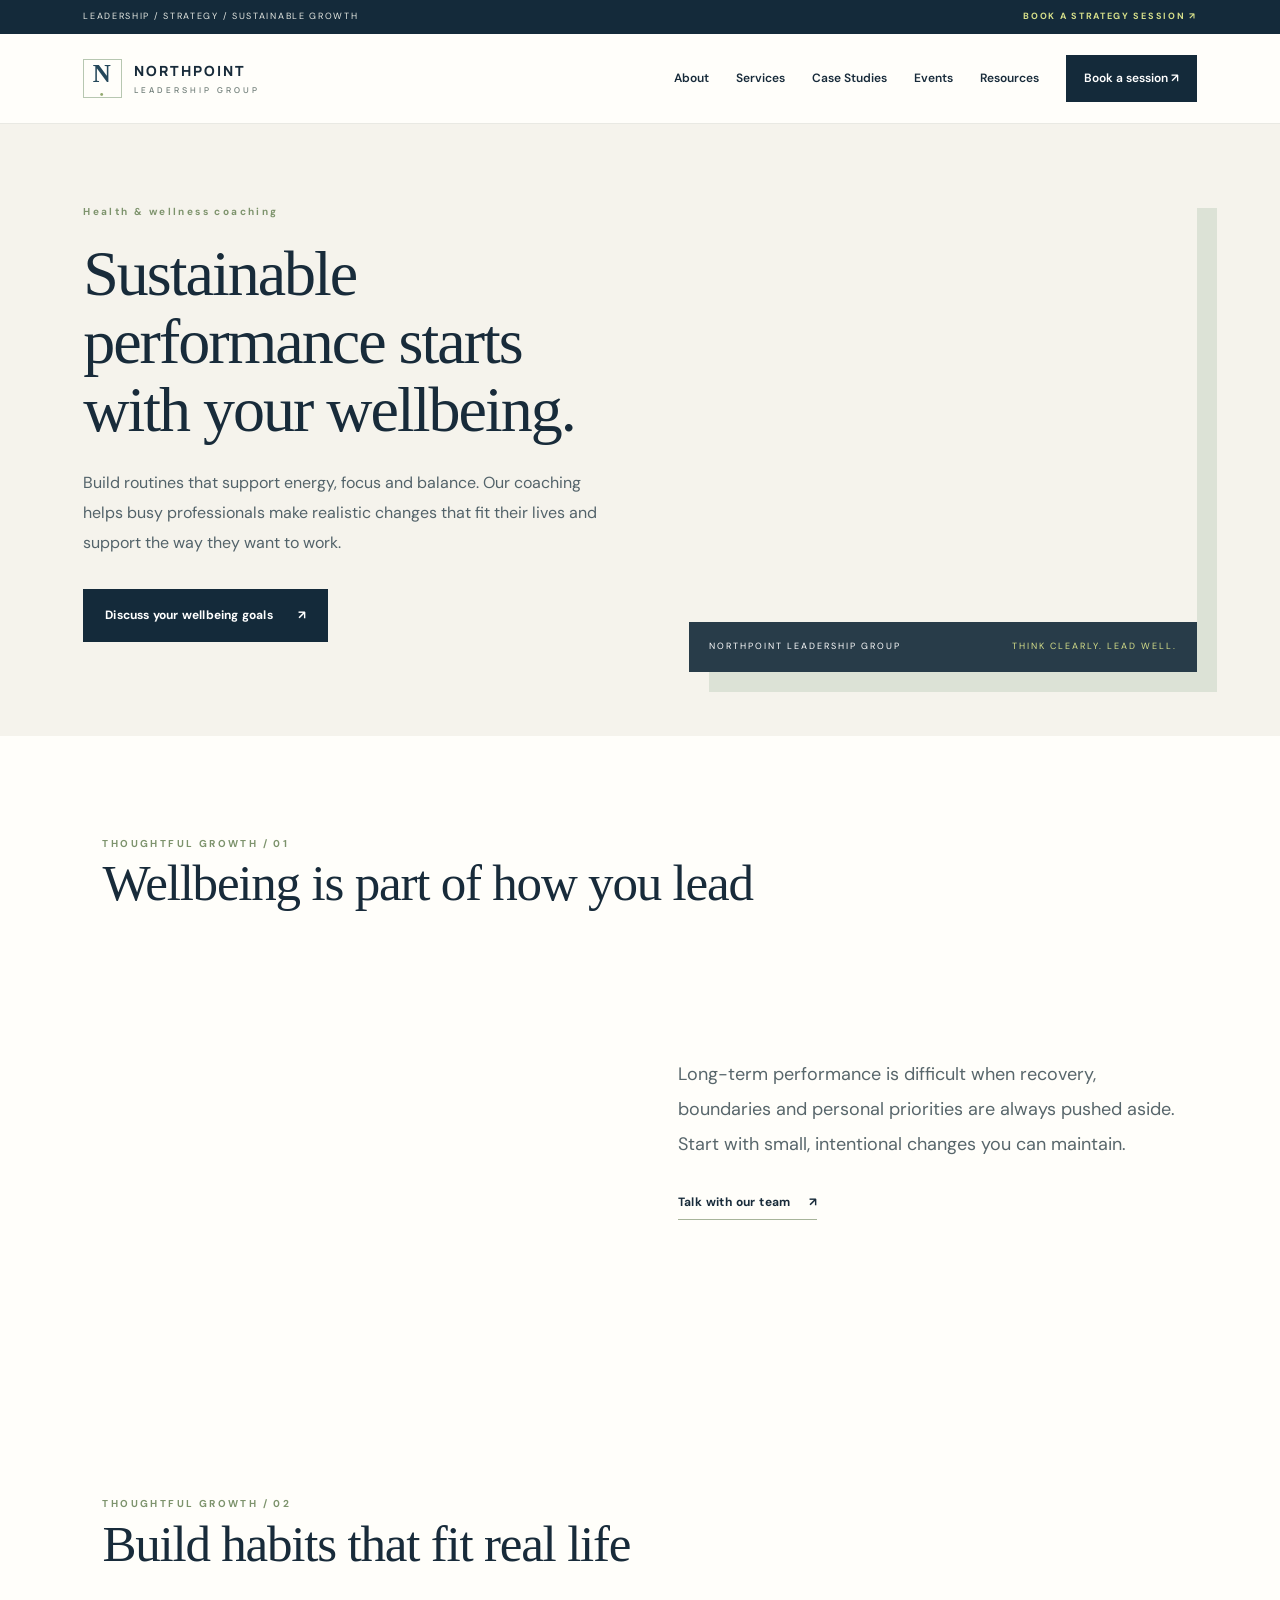
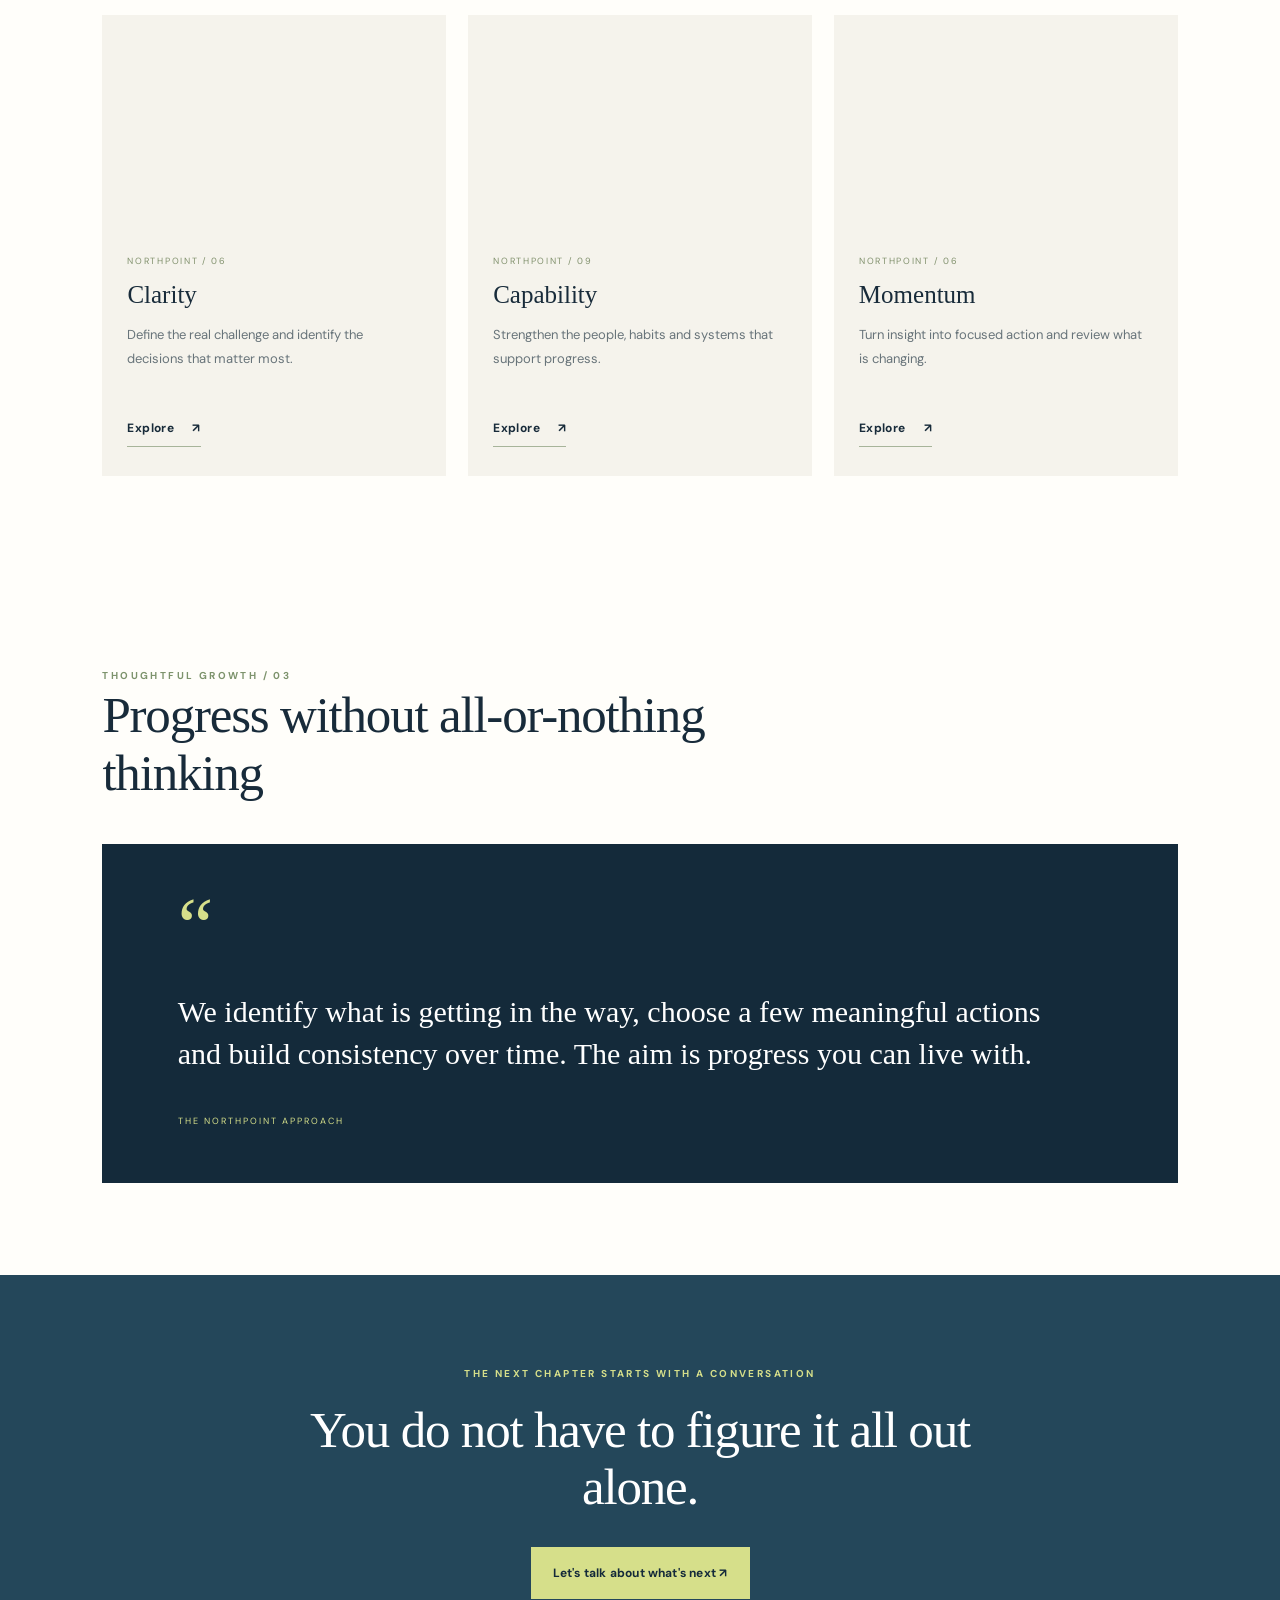
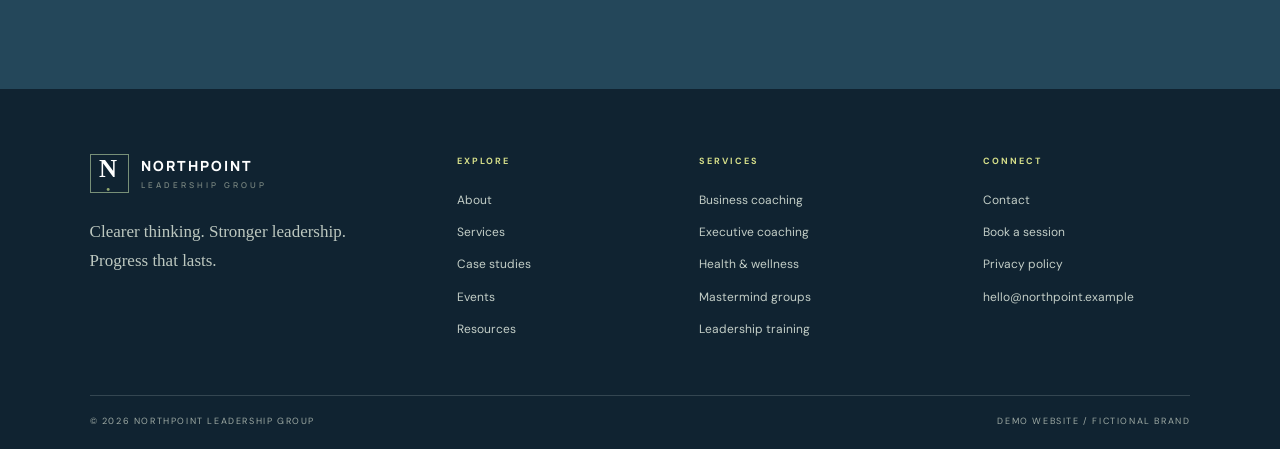
<file: health-wellness.html>
<!doctype html>
<html lang="en"><head><meta charset="utf-8"><meta name="viewport" content="width=device-width, initial-scale=1"><meta name="description" content="Build routines that support energy, focus and balance. Our coaching helps busy professionals make realistic changes that fit their lives and support t"><title>Sustainable performance starts with your wellbeing. | Northpoint Leadership Group</title><link rel="preconnect" href="https://fonts.googleapis.com"><link rel="preconnect" href="https://fonts.gstatic.com" crossorigin><link href="https://fonts.googleapis.com/css2?family=DM+Sans:wght@400;500;600;700&family=Manrope:wght@400;500;600;700;800&display=swap" rel="stylesheet"><link rel="stylesheet" href="assets/style.css"></head>
<body><div class="topline"><span>LEADERSHIP / STRATEGY / SUSTAINABLE GROWTH</span><a href="book-session.html">BOOK A STRATEGY SESSION ↗</a></div>
<header class="site-header"><a class="brand" href="index.html"><span class="brand-mark">N<span>•</span></span><span>NORTHPOINT<small>LEADERSHIP GROUP</small></span></a><button class="menu-toggle" aria-label="Open menu" aria-expanded="false">☰</button><nav class="main-nav"><a href="about.html">About</a><a href="services.html">Services</a><a href="case-studies.html">Case Studies</a><a href="events.html">Events</a><a href="resources.html">Resources</a><a class="nav-cta" href="book-session.html">Book a session ↗</a></nav></header>
<main>
    <section class="hero inner-hero">
      <div class="hero-copy"><p class="eyebrow">Health &amp; wellness coaching</p><h1>Sustainable performance starts with your wellbeing.</h1><p class="hero-intro">Build routines that support energy, focus and balance. Our coaching helps busy professionals make realistic changes that fit their lives and support the way they want to work.</p><a class="button button-light" href="book-session.html">Discuss your wellbeing goals <span>↗</span></a></div>
      <div class="hero-photo" style="background-image:url(https://images.unsplash.com/photo-1518611012118-696072aa579a?auto=format&fit=crop&w=1200&q=85)"><div class="photo-caption">NORTHPOINT LEADERSHIP GROUP <span>THINK CLEARLY. LEAD WELL.</span></div></div>
    </section><section class="content-section"><div class="section-heading"><span class="eyebrow">THOUGHTFUL GROWTH / 01</span><h2>Wellbeing is part of how you lead</h2></div><div class="split-section"><div class="split-image" style="background-image:url(https://images.unsplash.com/photo-1528605248644-14dd04022da1?auto=format&fit=crop&w=1200&q=85)"></div><div class="split-copy"><p>Long-term performance is difficult when recovery, boundaries and personal priorities are always pushed aside. Start with small, intentional changes you can maintain.</p><a class="text-link" href="contact.html">Talk with our team <span>↗</span></a></div></div></section><section class="content-section"><div class="section-heading"><span class="eyebrow">THOUGHTFUL GROWTH / 02</span><h2>Build habits that fit real life</h2></div><div class="card-grid"><article class="service-card"><div class="card-image" style="background-image:url(https://images.unsplash.com/photo-1454165804606-c3d57bc86b40?auto=format&fit=crop&w=1200&q=85)"></div><div class="card-copy"><span class="mini-label">NORTHPOINT / 06</span><h3>Clarity</h3><p>Define the real challenge and identify the decisions that matter most.</p><a class="text-link" href="#contact">Explore <span>↗</span></a></div></article><article class="service-card"><div class="card-image" style="background-image:url(https://images.unsplash.com/photo-1556761175-b413da4baf72?auto=format&fit=crop&w=1200&q=85)"></div><div class="card-copy"><span class="mini-label">NORTHPOINT / 09</span><h3>Capability</h3><p>Strengthen the people, habits and systems that support progress.</p><a class="text-link" href="#contact">Explore <span>↗</span></a></div></article><article class="service-card"><div class="card-image" style="background-image:url(https://images.unsplash.com/photo-1528605248644-14dd04022da1?auto=format&fit=crop&w=1200&q=85)"></div><div class="card-copy"><span class="mini-label">NORTHPOINT / 06</span><h3>Momentum</h3><p>Turn insight into focused action and review what is changing.</p><a class="text-link" href="#contact">Explore <span>↗</span></a></div></article></div></section><section class="content-section"><div class="section-heading"><span class="eyebrow">THOUGHTFUL GROWTH / 03</span><h2>Progress without all-or-nothing thinking</h2></div><blockquote><span>“</span><p>We identify what is getting in the way, choose a few meaningful actions and build consistency over time. The aim is progress you can live with.</p><small>THE NORTHPOINT APPROACH</small></blockquote></section><section class="closing-cta"><p class="eyebrow">THE NEXT CHAPTER STARTS WITH A CONVERSATION</p><h2>You do not have to figure it all out alone.</h2><a class="button button-light" href="book-session.html">Let's talk about what's next ↗</a></section></main>
<footer class="site-footer"><div class="footer-main"><div><a class="brand brand-footer" href="index.html"><span class="brand-mark">N<span>•</span></span><span>NORTHPOINT<small>LEADERSHIP GROUP</small></span></a><p>Clearer thinking. Stronger leadership.<br>Progress that lasts.</p></div><div><b>EXPLORE</b><a href="about.html">About</a><a href="services.html">Services</a><a href="case-studies.html">Case studies</a><a href="events.html">Events</a><a href="resources.html">Resources</a></div><div><b>SERVICES</b><a href="business-coaching.html">Business coaching</a><a href="executive-coaching.html">Executive coaching</a><a href="health-wellness.html">Health & wellness</a><a href="mastermind-groups.html">Mastermind groups</a><a href="leadership-training.html">Leadership training</a></div><div><b>CONNECT</b><a href="contact.html">Contact</a><a href="book-session.html">Book a session</a><a href="privacy.html">Privacy policy</a><span>hello@northpoint.example</span></div></div><div class="footer-bottom"><span>© 2026 NORTHPOINT LEADERSHIP GROUP</span><span>DEMO WEBSITE / FICTIONAL BRAND</span></div></footer><script src="assets/script.js"></script></body></html>
</file>
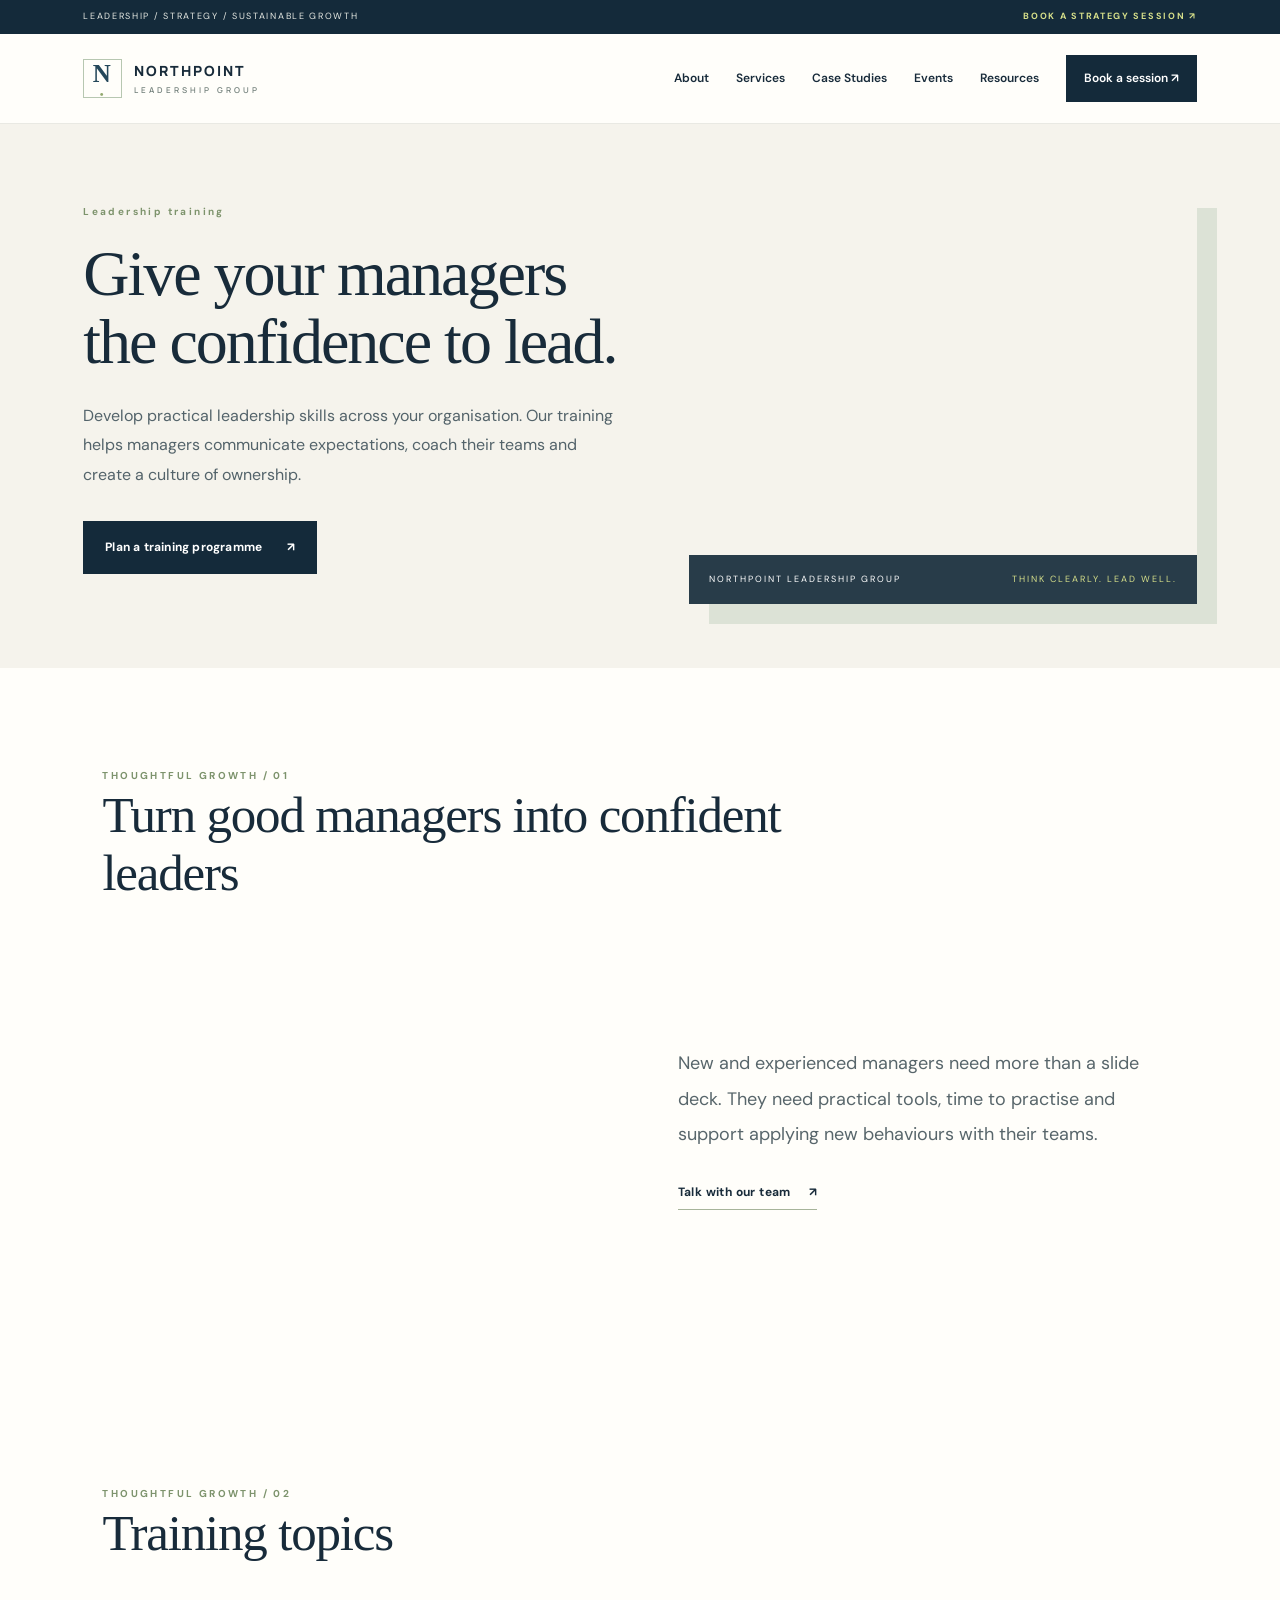
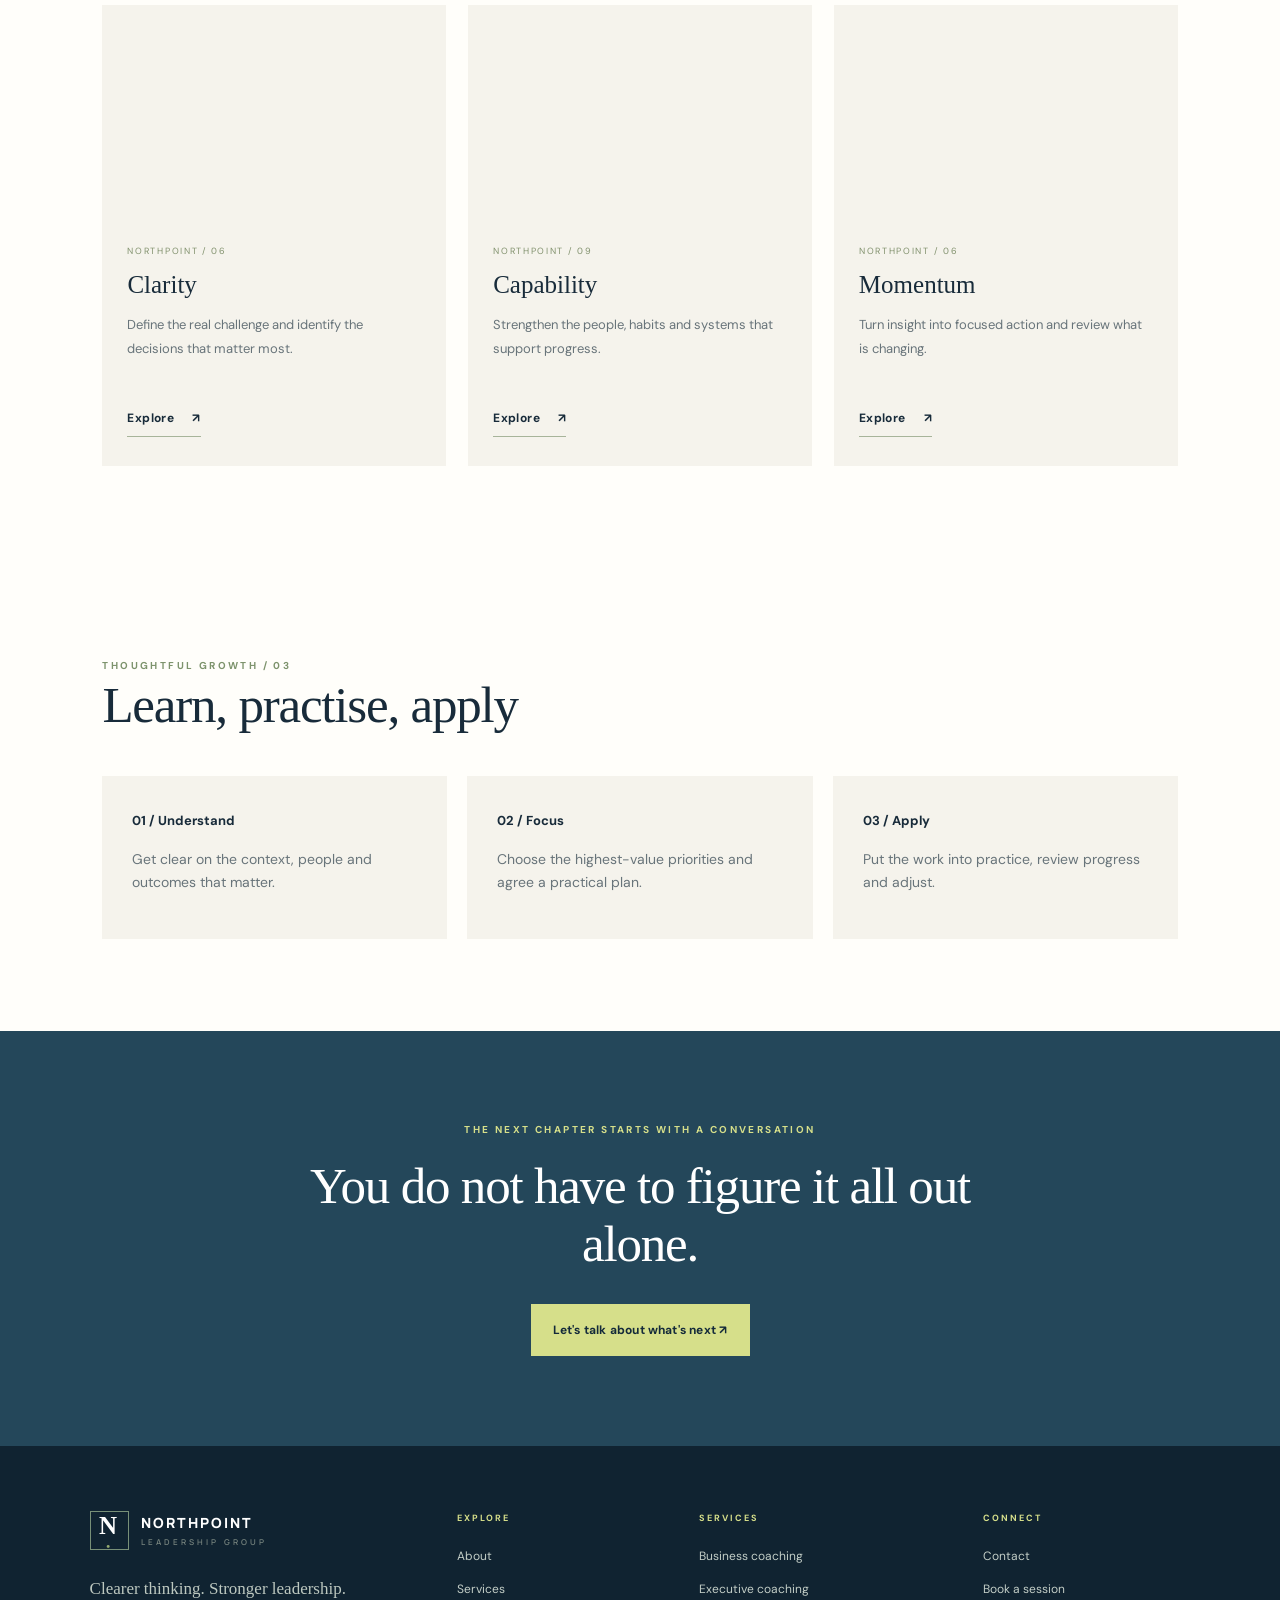
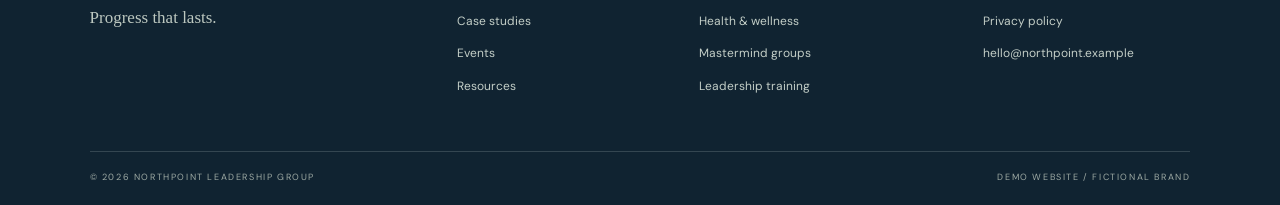
<file: leadership-training.html>
<!doctype html>
<html lang="en"><head><meta charset="utf-8"><meta name="viewport" content="width=device-width, initial-scale=1"><meta name="description" content="Develop practical leadership skills across your organisation. Our training helps managers communicate expectations, coach their teams and create a cul"><title>Give your managers the confidence to lead. | Northpoint Leadership Group</title><link rel="preconnect" href="https://fonts.googleapis.com"><link rel="preconnect" href="https://fonts.gstatic.com" crossorigin><link href="https://fonts.googleapis.com/css2?family=DM+Sans:wght@400;500;600;700&family=Manrope:wght@400;500;600;700;800&display=swap" rel="stylesheet"><link rel="stylesheet" href="assets/style.css"></head>
<body><div class="topline"><span>LEADERSHIP / STRATEGY / SUSTAINABLE GROWTH</span><a href="book-session.html">BOOK A STRATEGY SESSION ↗</a></div>
<header class="site-header"><a class="brand" href="index.html"><span class="brand-mark">N<span>•</span></span><span>NORTHPOINT<small>LEADERSHIP GROUP</small></span></a><button class="menu-toggle" aria-label="Open menu" aria-expanded="false">☰</button><nav class="main-nav"><a href="about.html">About</a><a href="services.html">Services</a><a href="case-studies.html">Case Studies</a><a href="events.html">Events</a><a href="resources.html">Resources</a><a class="nav-cta" href="book-session.html">Book a session ↗</a></nav></header>
<main>
    <section class="hero inner-hero">
      <div class="hero-copy"><p class="eyebrow">Leadership training</p><h1>Give your managers the confidence to lead.</h1><p class="hero-intro">Develop practical leadership skills across your organisation. Our training helps managers communicate expectations, coach their teams and create a culture of ownership.</p><a class="button button-light" href="book-session.html">Plan a training programme <span>↗</span></a></div>
      <div class="hero-photo" style="background-image:url(https://images.unsplash.com/photo-1515187029135-18ee286d815b?auto=format&fit=crop&w=1200&q=85)"><div class="photo-caption">NORTHPOINT LEADERSHIP GROUP <span>THINK CLEARLY. LEAD WELL.</span></div></div>
    </section><section class="content-section"><div class="section-heading"><span class="eyebrow">THOUGHTFUL GROWTH / 01</span><h2>Turn good managers into confident leaders</h2></div><div class="split-section"><div class="split-image" style="background-image:url(https://images.unsplash.com/photo-1556761175-b413da4baf72?auto=format&fit=crop&w=1200&q=85)"></div><div class="split-copy"><p>New and experienced managers need more than a slide deck. They need practical tools, time to practise and support applying new behaviours with their teams.</p><a class="text-link" href="contact.html">Talk with our team <span>↗</span></a></div></div></section><section class="content-section"><div class="section-heading"><span class="eyebrow">THOUGHTFUL GROWTH / 02</span><h2>Training topics</h2></div><div class="card-grid"><article class="service-card"><div class="card-image" style="background-image:url(https://images.unsplash.com/photo-1454165804606-c3d57bc86b40?auto=format&fit=crop&w=1200&q=85)"></div><div class="card-copy"><span class="mini-label">NORTHPOINT / 06</span><h3>Clarity</h3><p>Define the real challenge and identify the decisions that matter most.</p><a class="text-link" href="#contact">Explore <span>↗</span></a></div></article><article class="service-card"><div class="card-image" style="background-image:url(https://images.unsplash.com/photo-1556761175-b413da4baf72?auto=format&fit=crop&w=1200&q=85)"></div><div class="card-copy"><span class="mini-label">NORTHPOINT / 09</span><h3>Capability</h3><p>Strengthen the people, habits and systems that support progress.</p><a class="text-link" href="#contact">Explore <span>↗</span></a></div></article><article class="service-card"><div class="card-image" style="background-image:url(https://images.unsplash.com/photo-1528605248644-14dd04022da1?auto=format&fit=crop&w=1200&q=85)"></div><div class="card-copy"><span class="mini-label">NORTHPOINT / 06</span><h3>Momentum</h3><p>Turn insight into focused action and review what is changing.</p><a class="text-link" href="#contact">Explore <span>↗</span></a></div></article></div></section><section class="content-section"><div class="section-heading"><span class="eyebrow">THOUGHTFUL GROWTH / 03</span><h2>Learn, practise, apply</h2></div><div class="steps-grid"><div><b>01 / Understand</b><p>Get clear on the context, people and outcomes that matter.</p></div><div><b>02 / Focus</b><p>Choose the highest-value priorities and agree a practical plan.</p></div><div><b>03 / Apply</b><p>Put the work into practice, review progress and adjust.</p></div></div></section><section class="closing-cta"><p class="eyebrow">THE NEXT CHAPTER STARTS WITH A CONVERSATION</p><h2>You do not have to figure it all out alone.</h2><a class="button button-light" href="book-session.html">Let's talk about what's next ↗</a></section></main>
<footer class="site-footer"><div class="footer-main"><div><a class="brand brand-footer" href="index.html"><span class="brand-mark">N<span>•</span></span><span>NORTHPOINT<small>LEADERSHIP GROUP</small></span></a><p>Clearer thinking. Stronger leadership.<br>Progress that lasts.</p></div><div><b>EXPLORE</b><a href="about.html">About</a><a href="services.html">Services</a><a href="case-studies.html">Case studies</a><a href="events.html">Events</a><a href="resources.html">Resources</a></div><div><b>SERVICES</b><a href="business-coaching.html">Business coaching</a><a href="executive-coaching.html">Executive coaching</a><a href="health-wellness.html">Health & wellness</a><a href="mastermind-groups.html">Mastermind groups</a><a href="leadership-training.html">Leadership training</a></div><div><b>CONNECT</b><a href="contact.html">Contact</a><a href="book-session.html">Book a session</a><a href="privacy.html">Privacy policy</a><span>hello@northpoint.example</span></div></div><div class="footer-bottom"><span>© 2026 NORTHPOINT LEADERSHIP GROUP</span><span>DEMO WEBSITE / FICTIONAL BRAND</span></div></footer><script src="assets/script.js"></script></body></html>
</file>
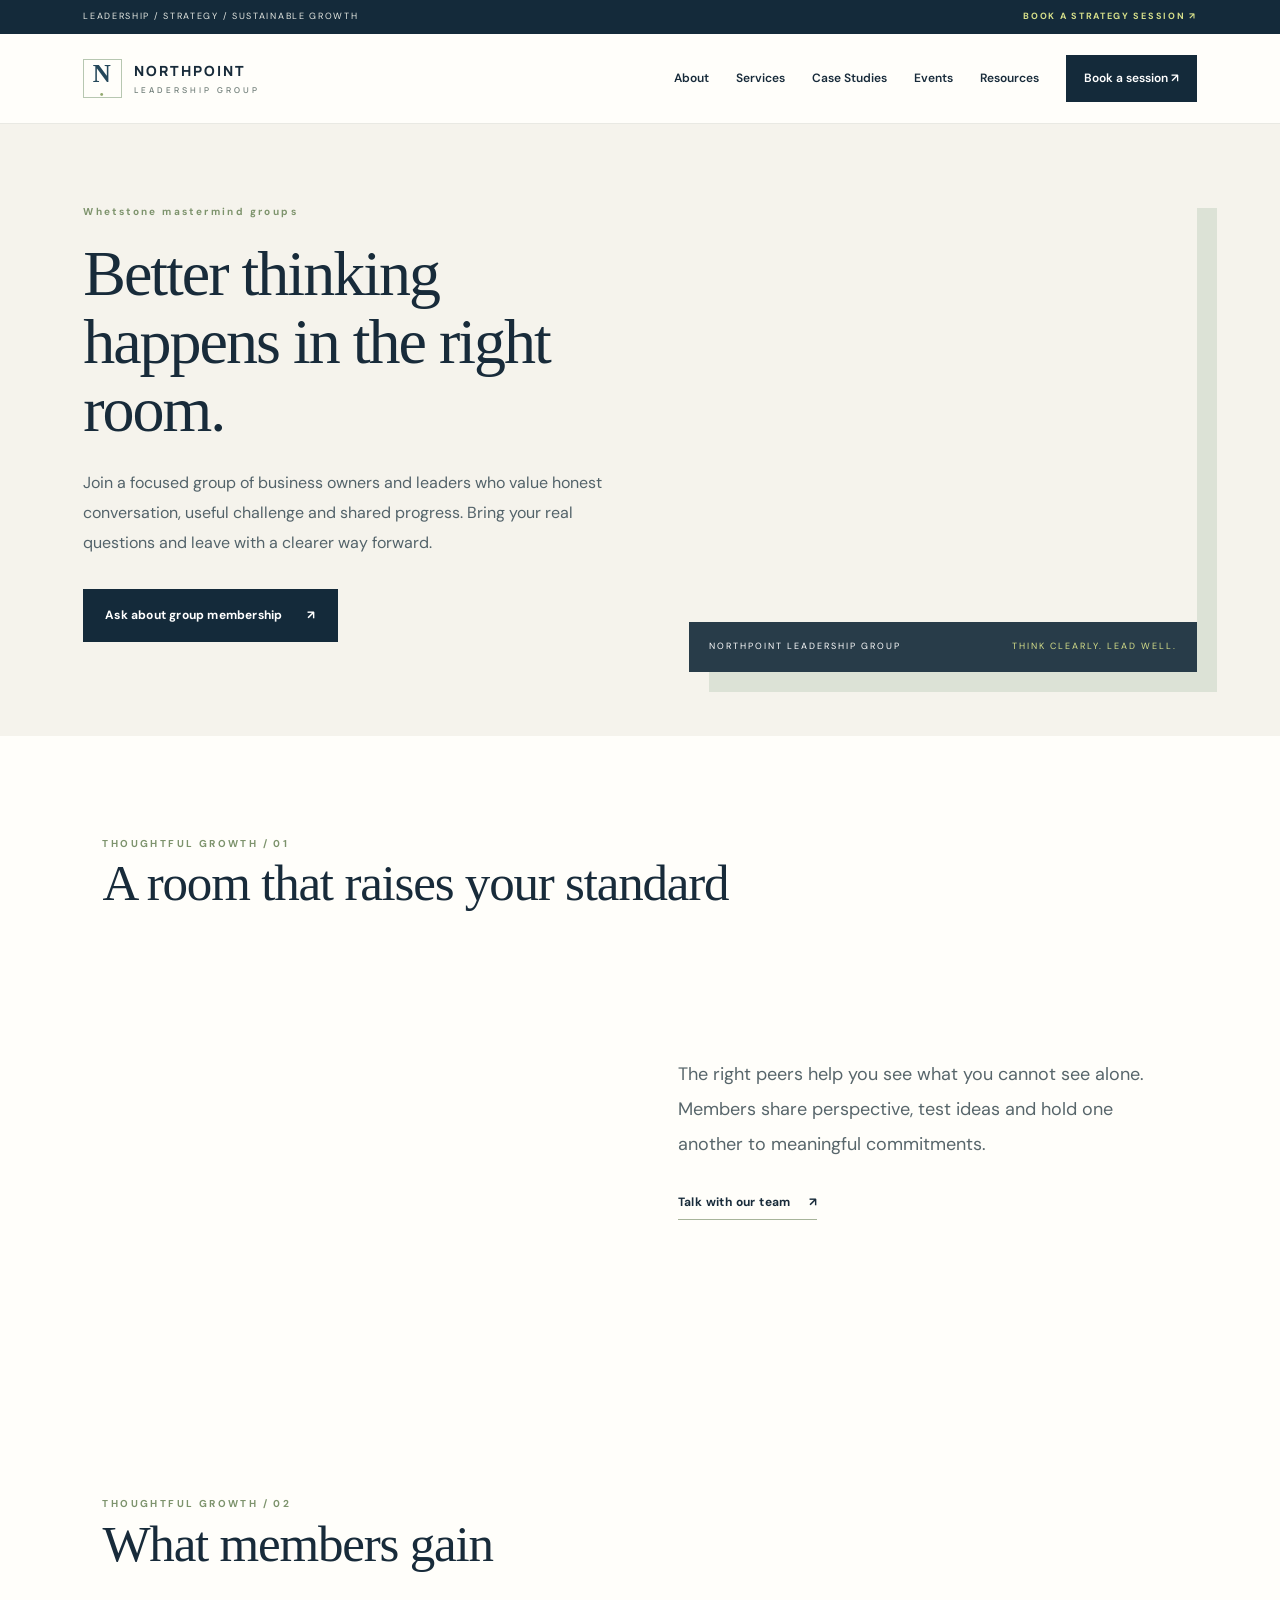
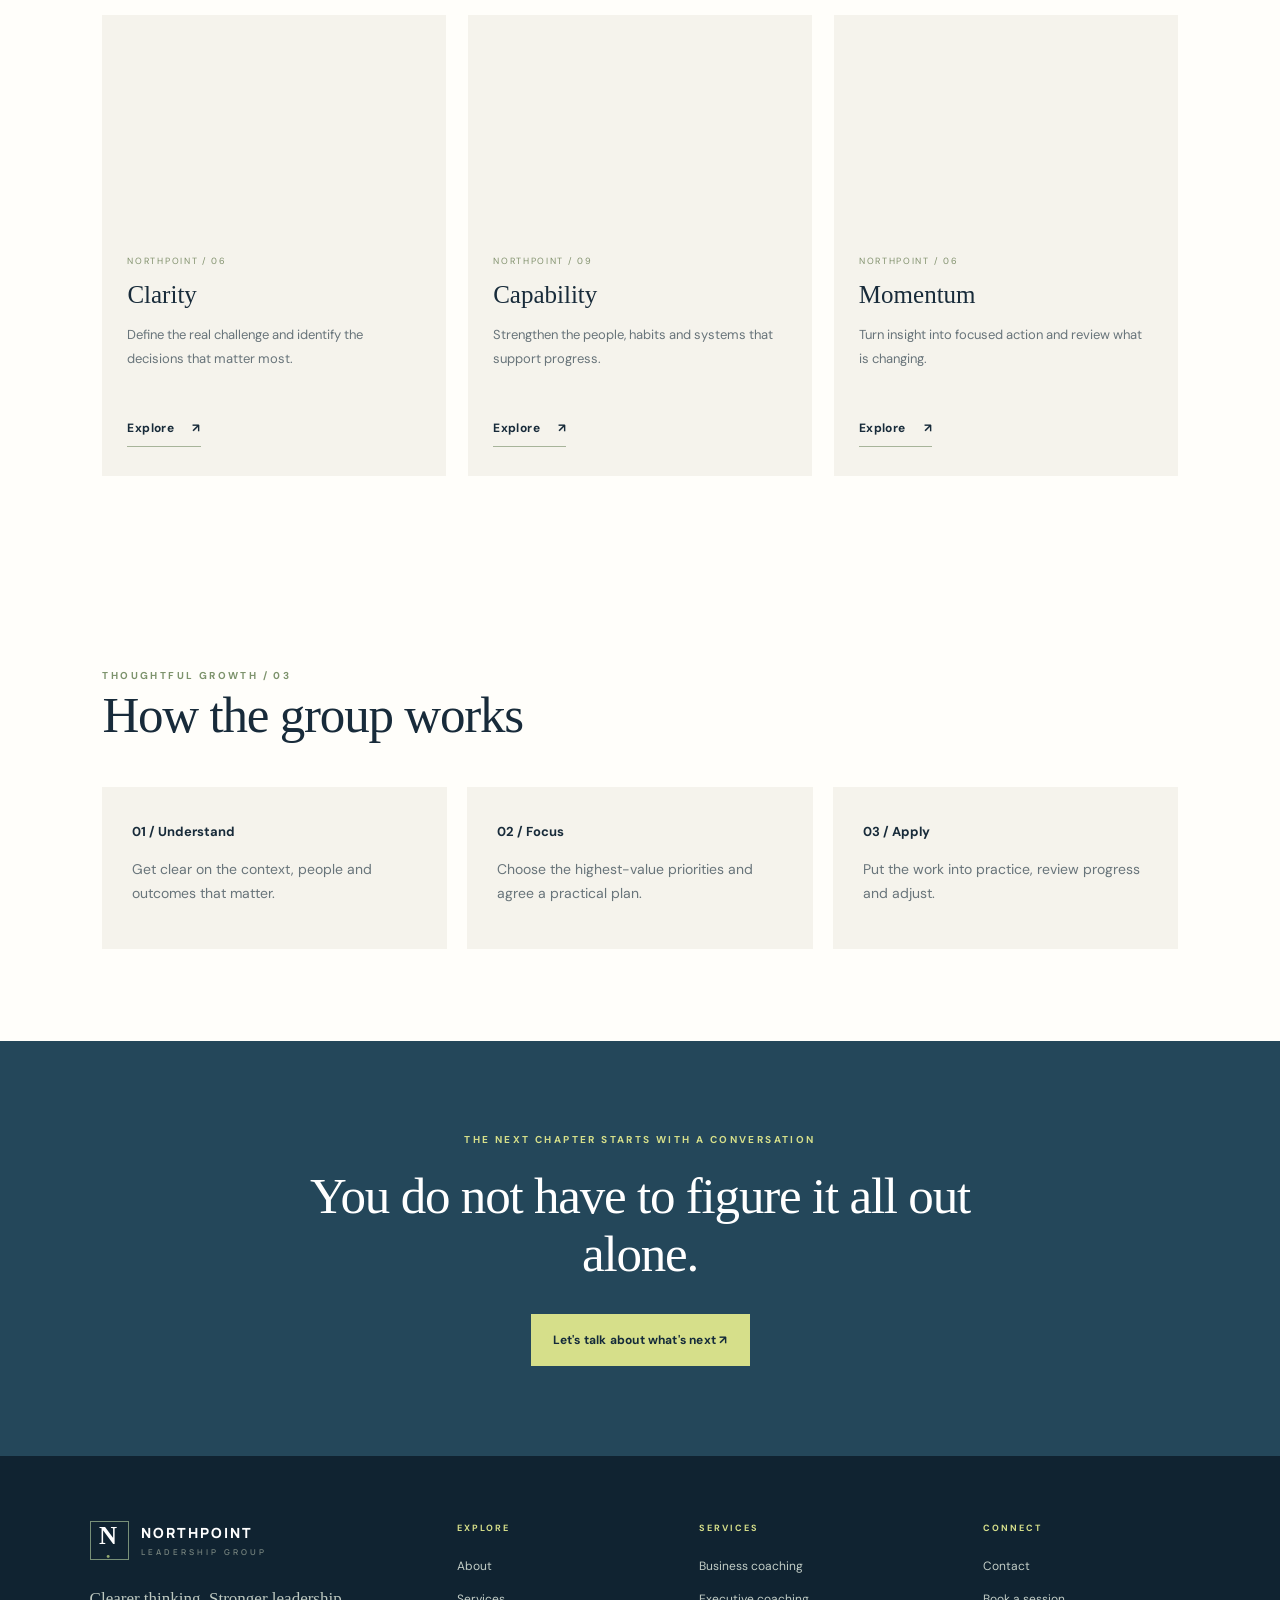
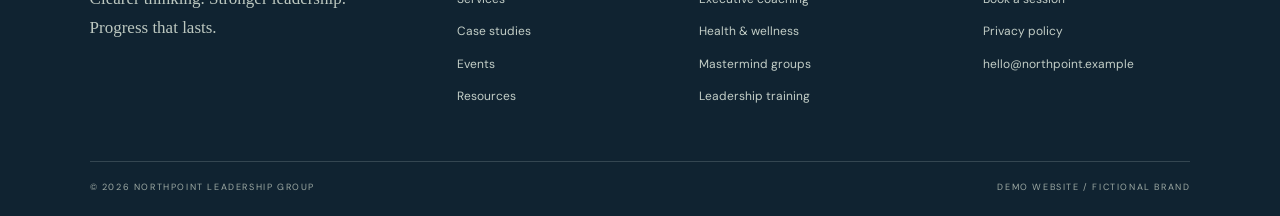
<file: mastermind-groups.html>
<!doctype html>
<html lang="en"><head><meta charset="utf-8"><meta name="viewport" content="width=device-width, initial-scale=1"><meta name="description" content="Join a focused group of business owners and leaders who value honest conversation, useful challenge and shared progress. Bring your real questions and"><title>Better thinking happens in the right room. | Northpoint Leadership Group</title><link rel="preconnect" href="https://fonts.googleapis.com"><link rel="preconnect" href="https://fonts.gstatic.com" crossorigin><link href="https://fonts.googleapis.com/css2?family=DM+Sans:wght@400;500;600;700&family=Manrope:wght@400;500;600;700;800&display=swap" rel="stylesheet"><link rel="stylesheet" href="assets/style.css"></head>
<body><div class="topline"><span>LEADERSHIP / STRATEGY / SUSTAINABLE GROWTH</span><a href="book-session.html">BOOK A STRATEGY SESSION ↗</a></div>
<header class="site-header"><a class="brand" href="index.html"><span class="brand-mark">N<span>•</span></span><span>NORTHPOINT<small>LEADERSHIP GROUP</small></span></a><button class="menu-toggle" aria-label="Open menu" aria-expanded="false">☰</button><nav class="main-nav"><a href="about.html">About</a><a href="services.html">Services</a><a href="case-studies.html">Case Studies</a><a href="events.html">Events</a><a href="resources.html">Resources</a><a class="nav-cta" href="book-session.html">Book a session ↗</a></nav></header>
<main>
    <section class="hero inner-hero">
      <div class="hero-copy"><p class="eyebrow">Whetstone mastermind groups</p><h1>Better thinking happens in the right room.</h1><p class="hero-intro">Join a focused group of business owners and leaders who value honest conversation, useful challenge and shared progress. Bring your real questions and leave with a clearer way forward.</p><a class="button button-light" href="book-session.html">Ask about group membership <span>↗</span></a></div>
      <div class="hero-photo" style="background-image:url(https://images.unsplash.com/photo-1528605248644-14dd04022da1?auto=format&fit=crop&w=1200&q=85)"><div class="photo-caption">NORTHPOINT LEADERSHIP GROUP <span>THINK CLEARLY. LEAD WELL.</span></div></div>
    </section><section class="content-section"><div class="section-heading"><span class="eyebrow">THOUGHTFUL GROWTH / 01</span><h2>A room that raises your standard</h2></div><div class="split-section"><div class="split-image" style="background-image:url(https://images.unsplash.com/photo-1556761175-b413da4baf72?auto=format&fit=crop&w=1200&q=85)"></div><div class="split-copy"><p>The right peers help you see what you cannot see alone. Members share perspective, test ideas and hold one another to meaningful commitments.</p><a class="text-link" href="contact.html">Talk with our team <span>↗</span></a></div></div></section><section class="content-section"><div class="section-heading"><span class="eyebrow">THOUGHTFUL GROWTH / 02</span><h2>What members gain</h2></div><div class="card-grid"><article class="service-card"><div class="card-image" style="background-image:url(https://images.unsplash.com/photo-1454165804606-c3d57bc86b40?auto=format&fit=crop&w=1200&q=85)"></div><div class="card-copy"><span class="mini-label">NORTHPOINT / 06</span><h3>Clarity</h3><p>Define the real challenge and identify the decisions that matter most.</p><a class="text-link" href="#contact">Explore <span>↗</span></a></div></article><article class="service-card"><div class="card-image" style="background-image:url(https://images.unsplash.com/photo-1556761175-b413da4baf72?auto=format&fit=crop&w=1200&q=85)"></div><div class="card-copy"><span class="mini-label">NORTHPOINT / 09</span><h3>Capability</h3><p>Strengthen the people, habits and systems that support progress.</p><a class="text-link" href="#contact">Explore <span>↗</span></a></div></article><article class="service-card"><div class="card-image" style="background-image:url(https://images.unsplash.com/photo-1528605248644-14dd04022da1?auto=format&fit=crop&w=1200&q=85)"></div><div class="card-copy"><span class="mini-label">NORTHPOINT / 06</span><h3>Momentum</h3><p>Turn insight into focused action and review what is changing.</p><a class="text-link" href="#contact">Explore <span>↗</span></a></div></article></div></section><section class="content-section"><div class="section-heading"><span class="eyebrow">THOUGHTFUL GROWTH / 03</span><h2>How the group works</h2></div><div class="steps-grid"><div><b>01 / Understand</b><p>Get clear on the context, people and outcomes that matter.</p></div><div><b>02 / Focus</b><p>Choose the highest-value priorities and agree a practical plan.</p></div><div><b>03 / Apply</b><p>Put the work into practice, review progress and adjust.</p></div></div></section><section class="closing-cta"><p class="eyebrow">THE NEXT CHAPTER STARTS WITH A CONVERSATION</p><h2>You do not have to figure it all out alone.</h2><a class="button button-light" href="book-session.html">Let's talk about what's next ↗</a></section></main>
<footer class="site-footer"><div class="footer-main"><div><a class="brand brand-footer" href="index.html"><span class="brand-mark">N<span>•</span></span><span>NORTHPOINT<small>LEADERSHIP GROUP</small></span></a><p>Clearer thinking. Stronger leadership.<br>Progress that lasts.</p></div><div><b>EXPLORE</b><a href="about.html">About</a><a href="services.html">Services</a><a href="case-studies.html">Case studies</a><a href="events.html">Events</a><a href="resources.html">Resources</a></div><div><b>SERVICES</b><a href="business-coaching.html">Business coaching</a><a href="executive-coaching.html">Executive coaching</a><a href="health-wellness.html">Health & wellness</a><a href="mastermind-groups.html">Mastermind groups</a><a href="leadership-training.html">Leadership training</a></div><div><b>CONNECT</b><a href="contact.html">Contact</a><a href="book-session.html">Book a session</a><a href="privacy.html">Privacy policy</a><span>hello@northpoint.example</span></div></div><div class="footer-bottom"><span>© 2026 NORTHPOINT LEADERSHIP GROUP</span><span>DEMO WEBSITE / FICTIONAL BRAND</span></div></footer><script src="assets/script.js"></script></body></html>
</file>
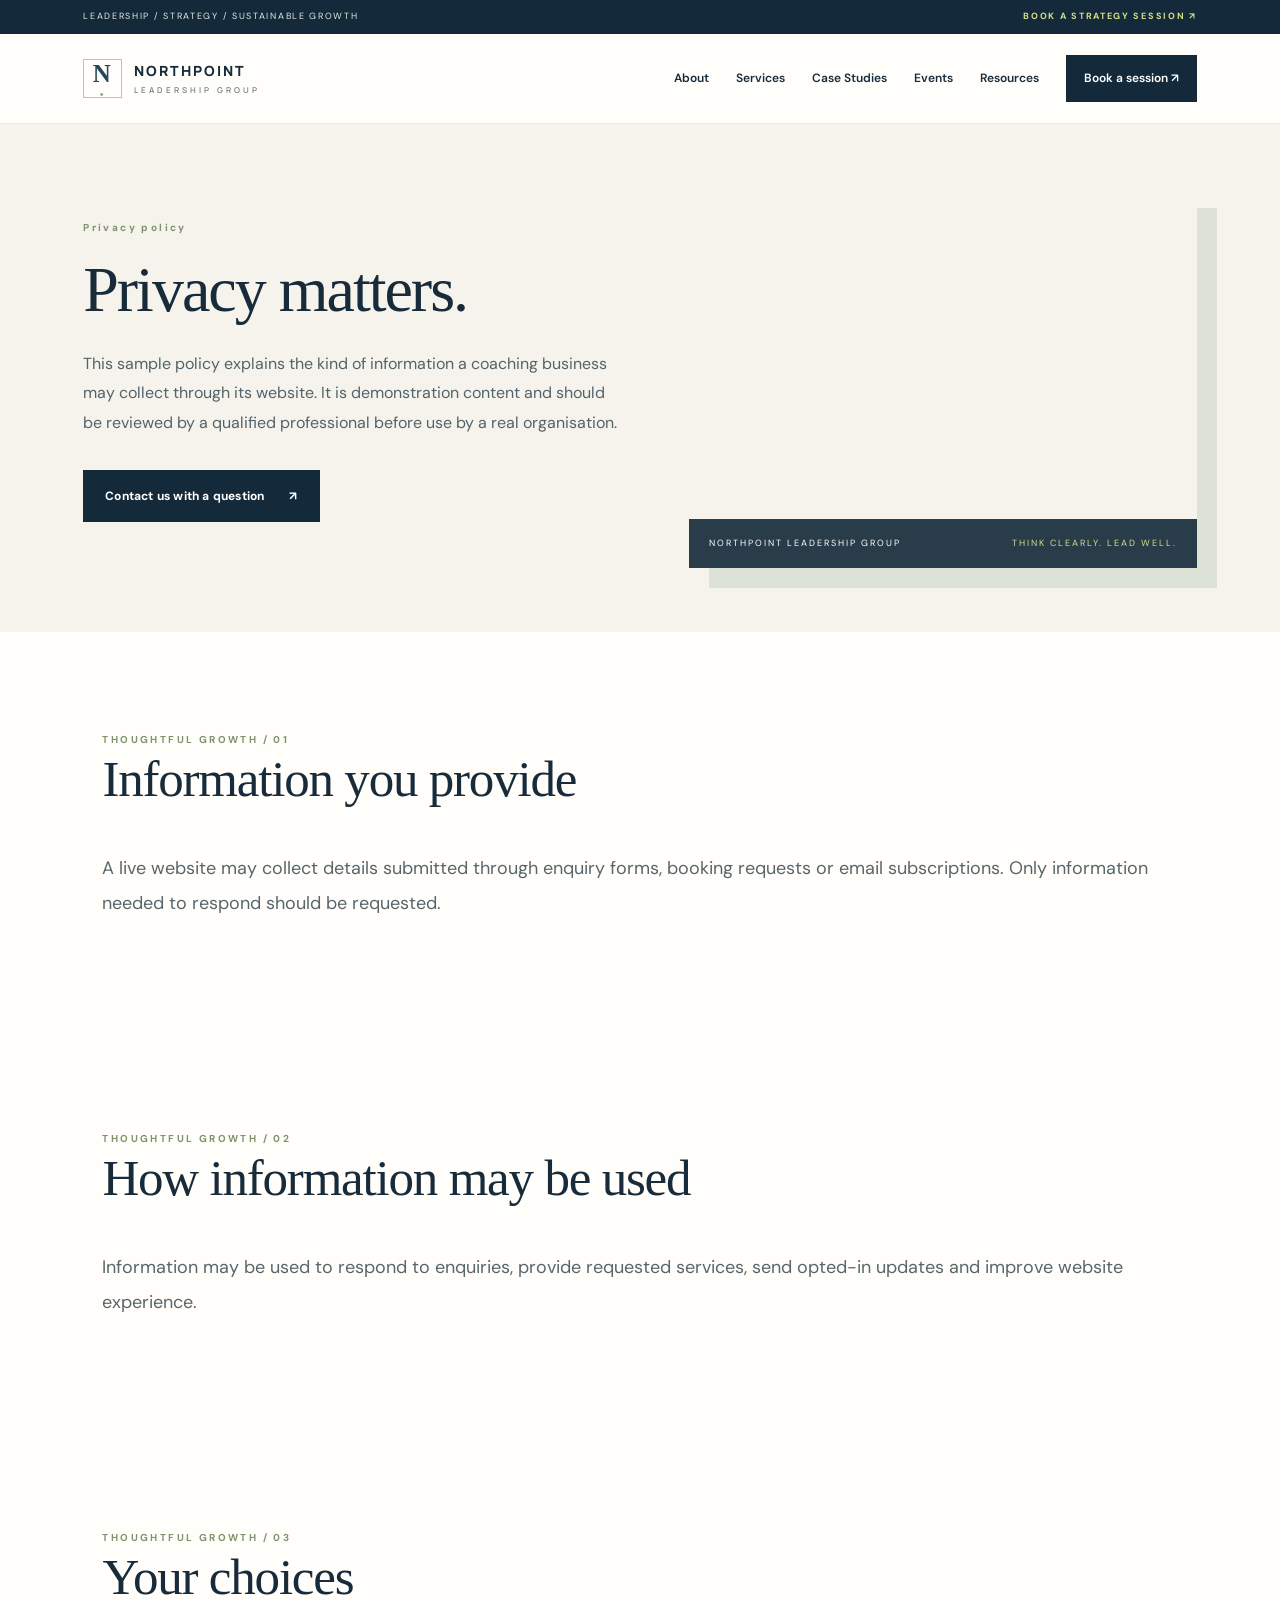
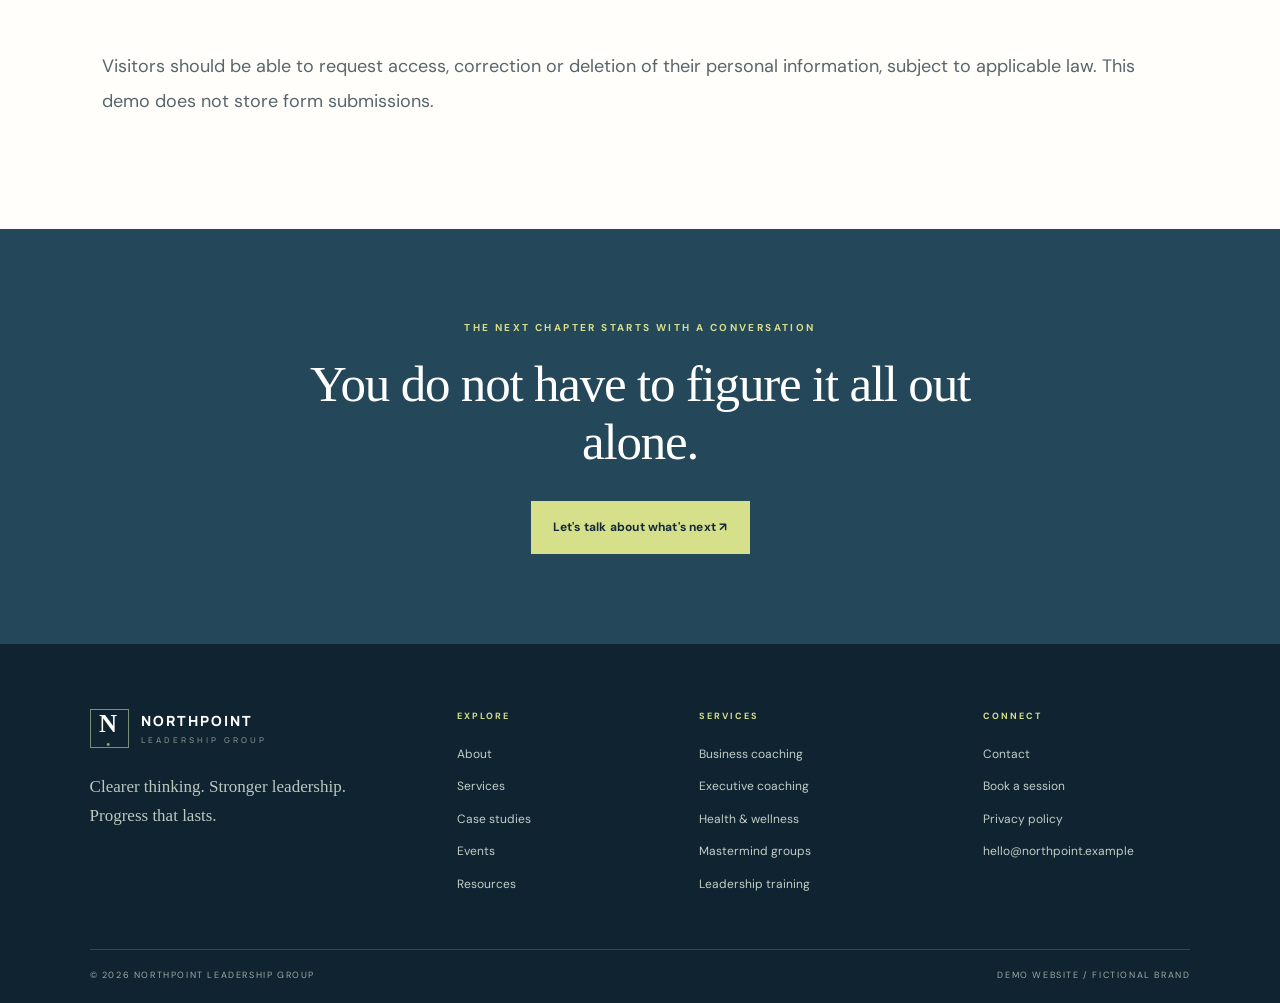
<file: privacy.html>
<!doctype html>
<html lang="en"><head><meta charset="utf-8"><meta name="viewport" content="width=device-width, initial-scale=1"><meta name="description" content="This sample policy explains the kind of information a coaching business may collect through its website. It is demonstration content and should be rev"><title>Privacy matters. | Northpoint Leadership Group</title><link rel="preconnect" href="https://fonts.googleapis.com"><link rel="preconnect" href="https://fonts.gstatic.com" crossorigin><link href="https://fonts.googleapis.com/css2?family=DM+Sans:wght@400;500;600;700&family=Manrope:wght@400;500;600;700;800&display=swap" rel="stylesheet"><link rel="stylesheet" href="assets/style.css"></head>
<body><div class="topline"><span>LEADERSHIP / STRATEGY / SUSTAINABLE GROWTH</span><a href="book-session.html">BOOK A STRATEGY SESSION ↗</a></div>
<header class="site-header"><a class="brand" href="index.html"><span class="brand-mark">N<span>•</span></span><span>NORTHPOINT<small>LEADERSHIP GROUP</small></span></a><button class="menu-toggle" aria-label="Open menu" aria-expanded="false">☰</button><nav class="main-nav"><a href="about.html">About</a><a href="services.html">Services</a><a href="case-studies.html">Case Studies</a><a href="events.html">Events</a><a href="resources.html">Resources</a><a class="nav-cta" href="book-session.html">Book a session ↗</a></nav></header>
<main>
    <section class="hero inner-hero">
      <div class="hero-copy"><p class="eyebrow">Privacy policy</p><h1>Privacy matters.</h1><p class="hero-intro">This sample policy explains the kind of information a coaching business may collect through its website. It is demonstration content and should be reviewed by a qualified professional before use by a real organisation.</p><a class="button button-light" href="book-session.html">Contact us with a question <span>↗</span></a></div>
      <div class="hero-photo" style="background-image:url(https://images.unsplash.com/photo-1497366754035-f200968a6e72?auto=format&fit=crop&w=1200&q=85)"><div class="photo-caption">NORTHPOINT LEADERSHIP GROUP <span>THINK CLEARLY. LEAD WELL.</span></div></div>
    </section><section class="content-section"><div class="section-heading"><span class="eyebrow">THOUGHTFUL GROWTH / 01</span><h2>Information you provide</h2></div><div class="prose-panel"><p>A live website may collect details submitted through enquiry forms, booking requests or email subscriptions. Only information needed to respond should be requested.</p></div></section><section class="content-section"><div class="section-heading"><span class="eyebrow">THOUGHTFUL GROWTH / 02</span><h2>How information may be used</h2></div><div class="prose-panel"><p>Information may be used to respond to enquiries, provide requested services, send opted-in updates and improve website experience.</p></div></section><section class="content-section"><div class="section-heading"><span class="eyebrow">THOUGHTFUL GROWTH / 03</span><h2>Your choices</h2></div><div class="prose-panel"><p>Visitors should be able to request access, correction or deletion of their personal information, subject to applicable law. This demo does not store form submissions.</p></div></section><section class="closing-cta"><p class="eyebrow">THE NEXT CHAPTER STARTS WITH A CONVERSATION</p><h2>You do not have to figure it all out alone.</h2><a class="button button-light" href="book-session.html">Let's talk about what's next ↗</a></section></main>
<footer class="site-footer"><div class="footer-main"><div><a class="brand brand-footer" href="index.html"><span class="brand-mark">N<span>•</span></span><span>NORTHPOINT<small>LEADERSHIP GROUP</small></span></a><p>Clearer thinking. Stronger leadership.<br>Progress that lasts.</p></div><div><b>EXPLORE</b><a href="about.html">About</a><a href="services.html">Services</a><a href="case-studies.html">Case studies</a><a href="events.html">Events</a><a href="resources.html">Resources</a></div><div><b>SERVICES</b><a href="business-coaching.html">Business coaching</a><a href="executive-coaching.html">Executive coaching</a><a href="health-wellness.html">Health & wellness</a><a href="mastermind-groups.html">Mastermind groups</a><a href="leadership-training.html">Leadership training</a></div><div><b>CONNECT</b><a href="contact.html">Contact</a><a href="book-session.html">Book a session</a><a href="privacy.html">Privacy policy</a><span>hello@northpoint.example</span></div></div><div class="footer-bottom"><span>© 2026 NORTHPOINT LEADERSHIP GROUP</span><span>DEMO WEBSITE / FICTIONAL BRAND</span></div></footer><script src="assets/script.js"></script></body></html>
</file>
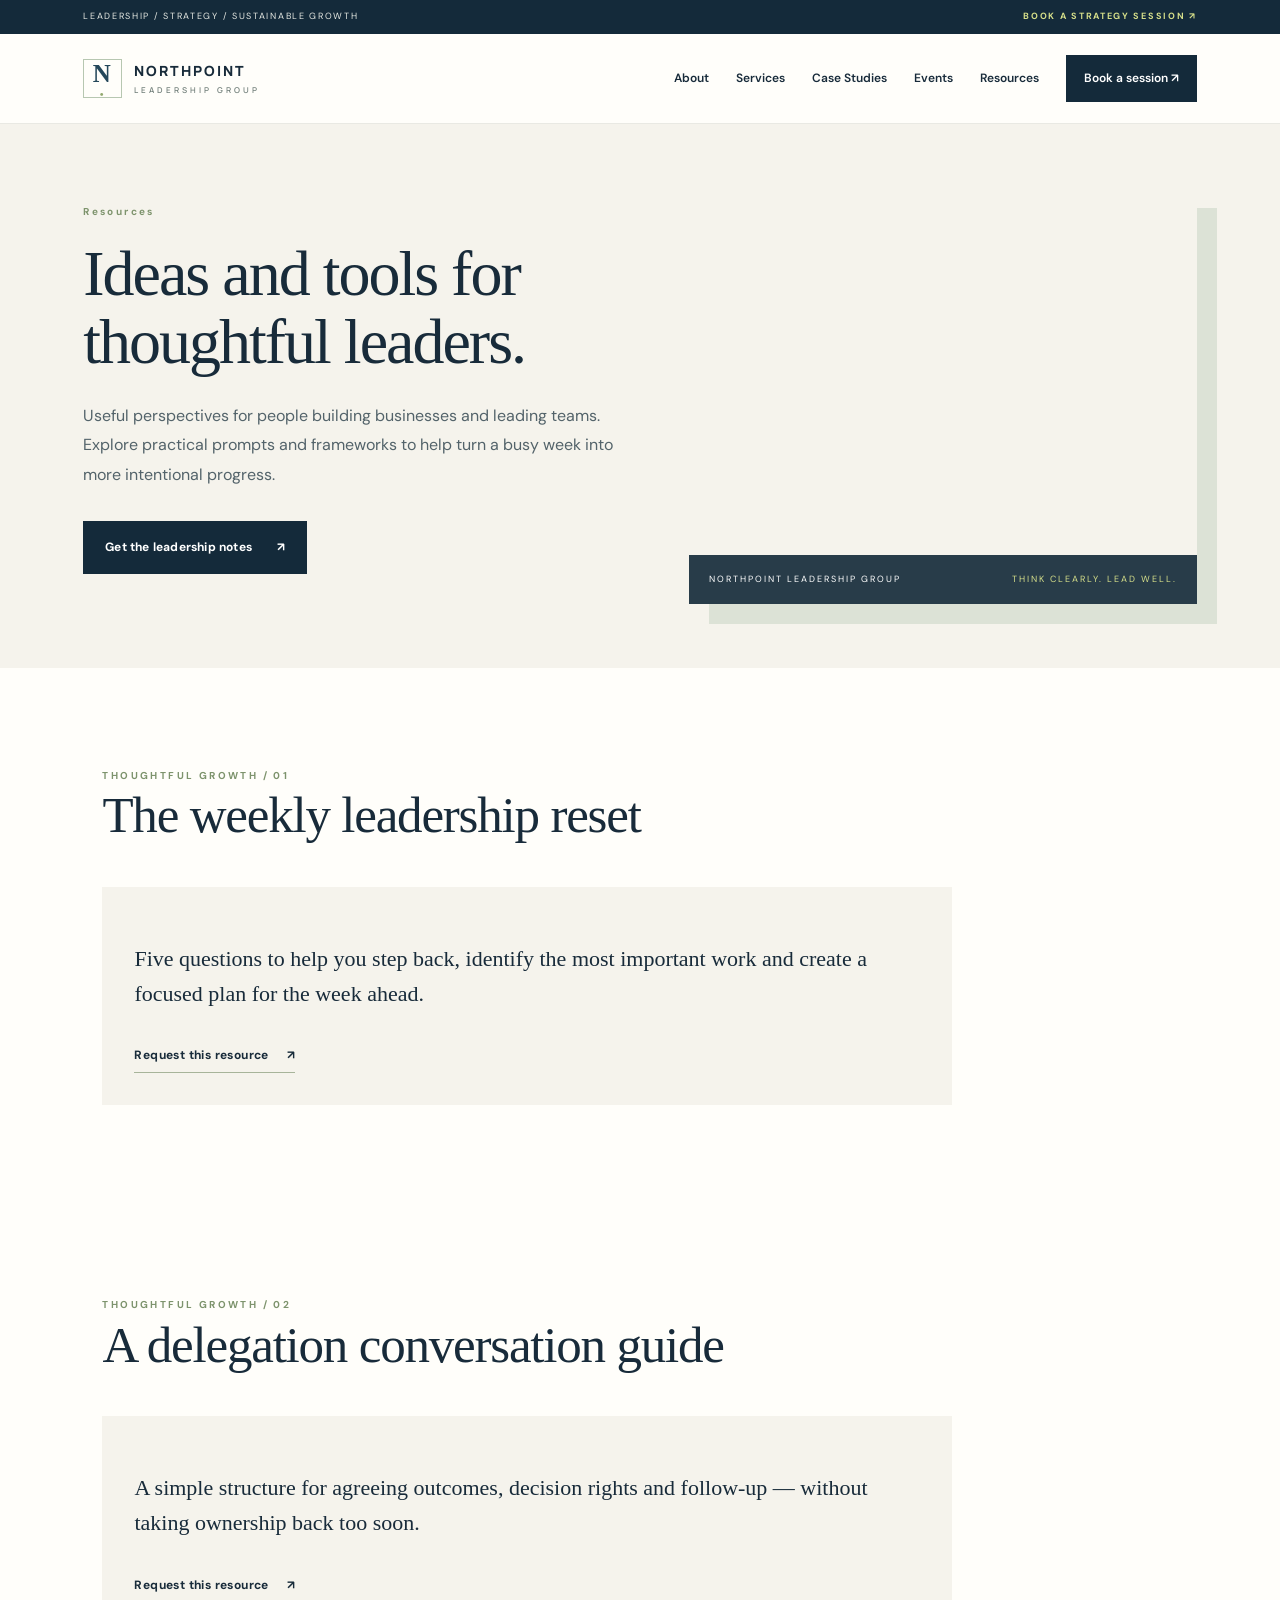
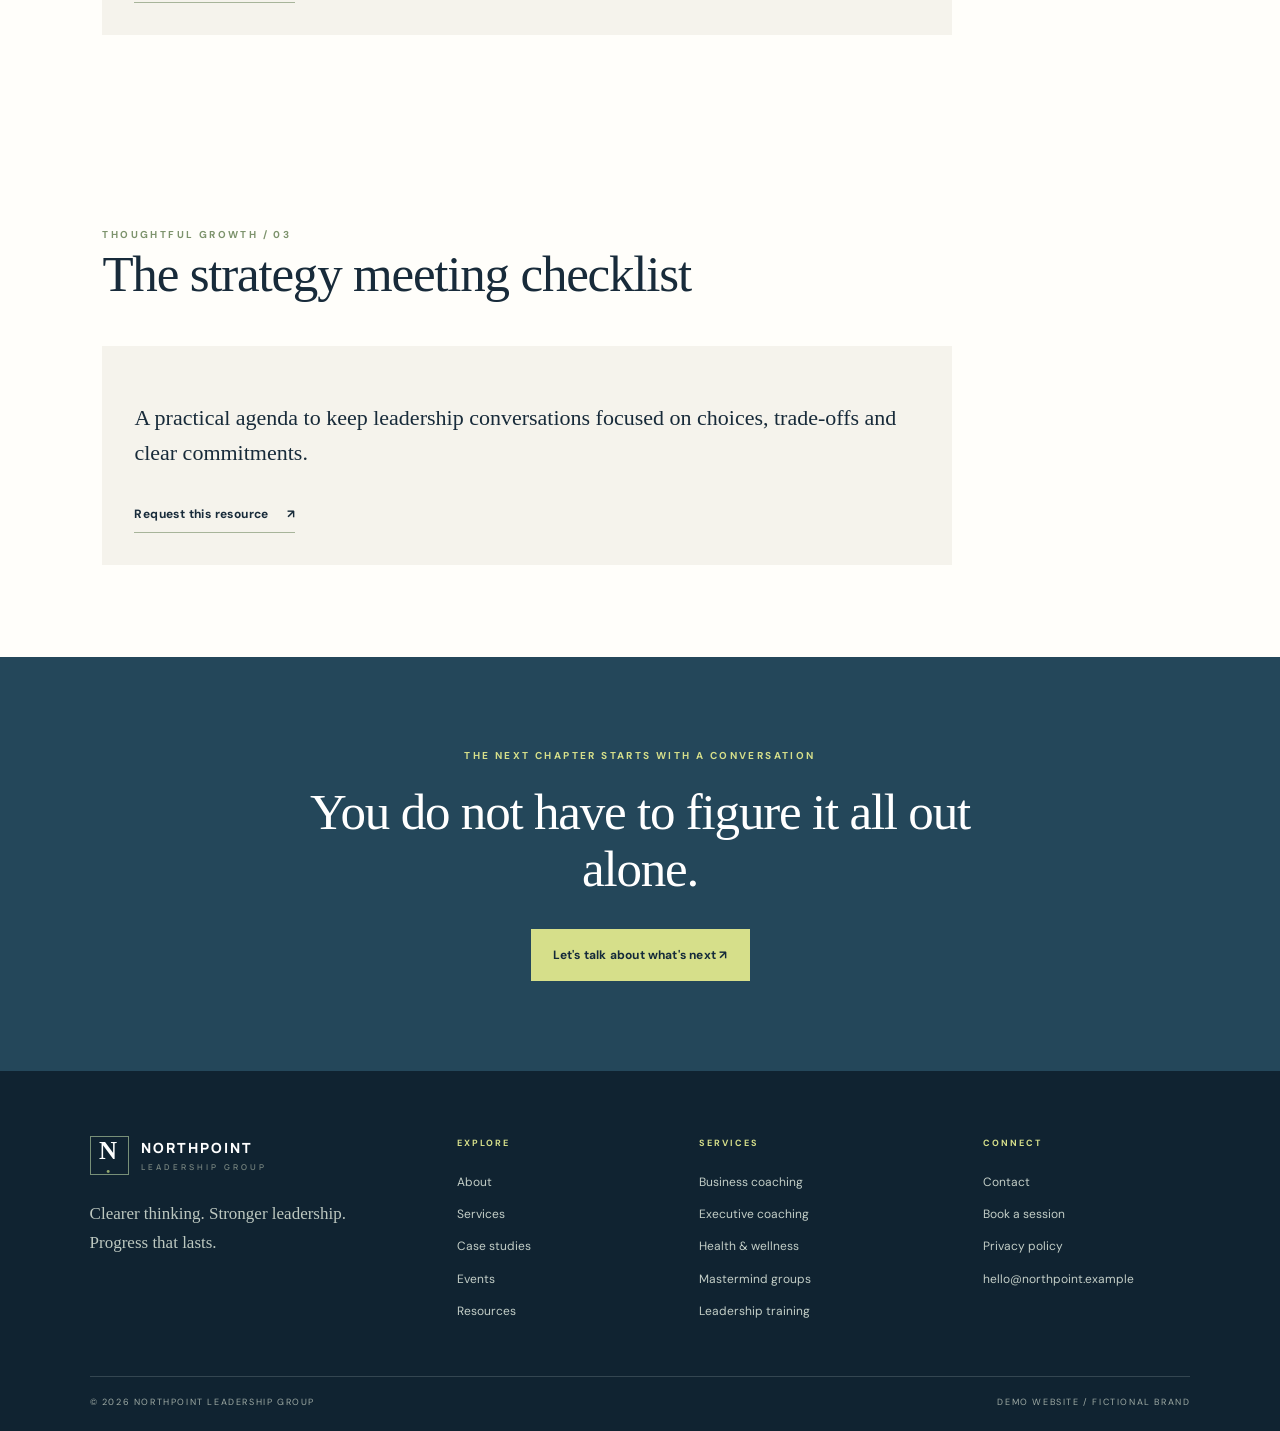
<file: resources.html>
<!doctype html>
<html lang="en"><head><meta charset="utf-8"><meta name="viewport" content="width=device-width, initial-scale=1"><meta name="description" content="Useful perspectives for people building businesses and leading teams. Explore practical prompts and frameworks to help turn a busy week into more inte"><title>Ideas and tools for thoughtful leaders. | Northpoint Leadership Group</title><link rel="preconnect" href="https://fonts.googleapis.com"><link rel="preconnect" href="https://fonts.gstatic.com" crossorigin><link href="https://fonts.googleapis.com/css2?family=DM+Sans:wght@400;500;600;700&family=Manrope:wght@400;500;600;700;800&display=swap" rel="stylesheet"><link rel="stylesheet" href="assets/style.css"></head>
<body><div class="topline"><span>LEADERSHIP / STRATEGY / SUSTAINABLE GROWTH</span><a href="book-session.html">BOOK A STRATEGY SESSION ↗</a></div>
<header class="site-header"><a class="brand" href="index.html"><span class="brand-mark">N<span>•</span></span><span>NORTHPOINT<small>LEADERSHIP GROUP</small></span></a><button class="menu-toggle" aria-label="Open menu" aria-expanded="false">☰</button><nav class="main-nav"><a href="about.html">About</a><a href="services.html">Services</a><a href="case-studies.html">Case Studies</a><a href="events.html">Events</a><a href="resources.html">Resources</a><a class="nav-cta" href="book-session.html">Book a session ↗</a></nav></header>
<main>
    <section class="hero inner-hero">
      <div class="hero-copy"><p class="eyebrow">Resources</p><h1>Ideas and tools for thoughtful leaders.</h1><p class="hero-intro">Useful perspectives for people building businesses and leading teams. Explore practical prompts and frameworks to help turn a busy week into more intentional progress.</p><a class="button button-light" href="book-session.html">Get the leadership notes <span>↗</span></a></div>
      <div class="hero-photo" style="background-image:url(https://images.unsplash.com/photo-1516321318423-f06f85e504b3?auto=format&fit=crop&w=1200&q=85)"><div class="photo-caption">NORTHPOINT LEADERSHIP GROUP <span>THINK CLEARLY. LEAD WELL.</span></div></div>
    </section><section class="content-section"><div class="section-heading"><span class="eyebrow">THOUGHTFUL GROWTH / 01</span><h2>The weekly leadership reset</h2></div><div class="resource-panel"><p>Five questions to help you step back, identify the most important work and create a focused plan for the week ahead.</p><a class="text-link" href="contact.html">Request this resource <span>↗</span></a></div></section><section class="content-section"><div class="section-heading"><span class="eyebrow">THOUGHTFUL GROWTH / 02</span><h2>A delegation conversation guide</h2></div><div class="resource-panel"><p>A simple structure for agreeing outcomes, decision rights and follow-up — without taking ownership back too soon.</p><a class="text-link" href="contact.html">Request this resource <span>↗</span></a></div></section><section class="content-section"><div class="section-heading"><span class="eyebrow">THOUGHTFUL GROWTH / 03</span><h2>The strategy meeting checklist</h2></div><div class="resource-panel"><p>A practical agenda to keep leadership conversations focused on choices, trade-offs and clear commitments.</p><a class="text-link" href="contact.html">Request this resource <span>↗</span></a></div></section><section class="closing-cta"><p class="eyebrow">THE NEXT CHAPTER STARTS WITH A CONVERSATION</p><h2>You do not have to figure it all out alone.</h2><a class="button button-light" href="book-session.html">Let's talk about what's next ↗</a></section></main>
<footer class="site-footer"><div class="footer-main"><div><a class="brand brand-footer" href="index.html"><span class="brand-mark">N<span>•</span></span><span>NORTHPOINT<small>LEADERSHIP GROUP</small></span></a><p>Clearer thinking. Stronger leadership.<br>Progress that lasts.</p></div><div><b>EXPLORE</b><a href="about.html">About</a><a href="services.html">Services</a><a href="case-studies.html">Case studies</a><a href="events.html">Events</a><a href="resources.html">Resources</a></div><div><b>SERVICES</b><a href="business-coaching.html">Business coaching</a><a href="executive-coaching.html">Executive coaching</a><a href="health-wellness.html">Health & wellness</a><a href="mastermind-groups.html">Mastermind groups</a><a href="leadership-training.html">Leadership training</a></div><div><b>CONNECT</b><a href="contact.html">Contact</a><a href="book-session.html">Book a session</a><a href="privacy.html">Privacy policy</a><span>hello@northpoint.example</span></div></div><div class="footer-bottom"><span>© 2026 NORTHPOINT LEADERSHIP GROUP</span><span>DEMO WEBSITE / FICTIONAL BRAND</span></div></footer><script src="assets/script.js"></script></body></html>
</file>
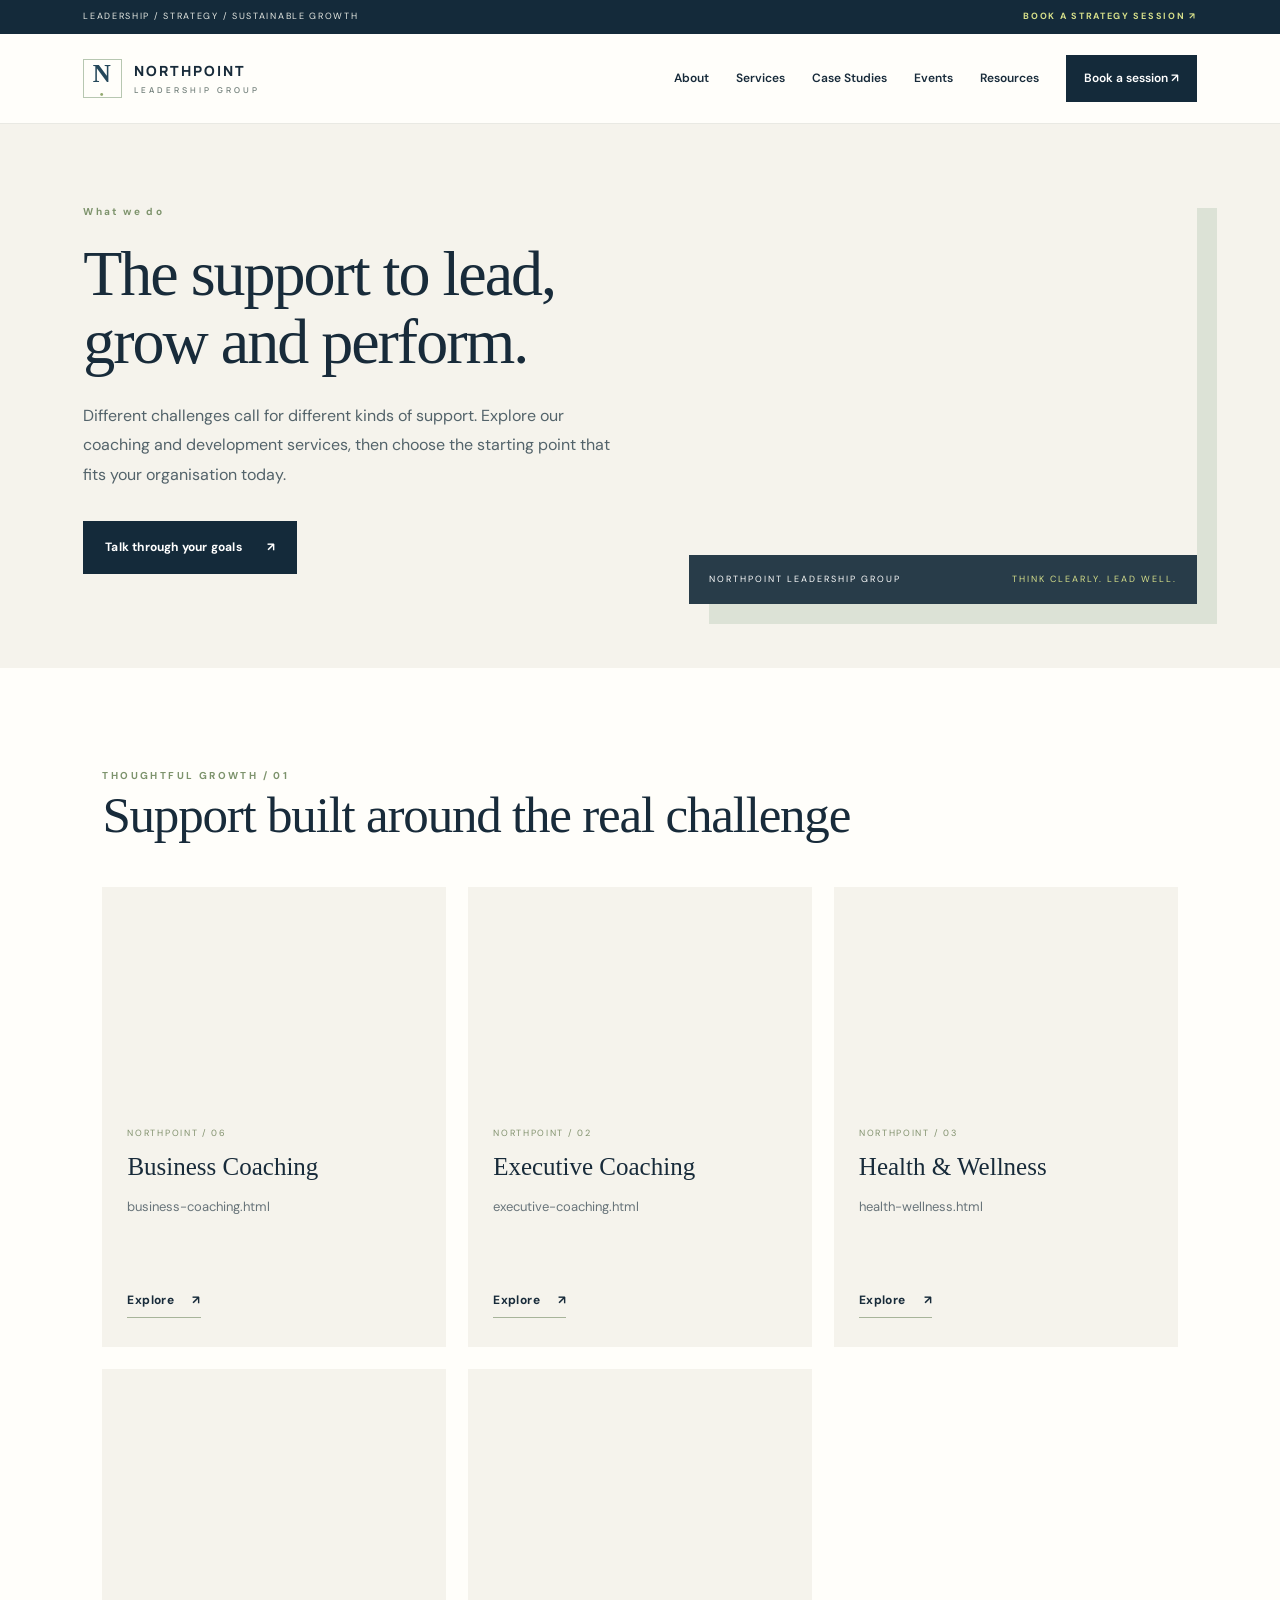
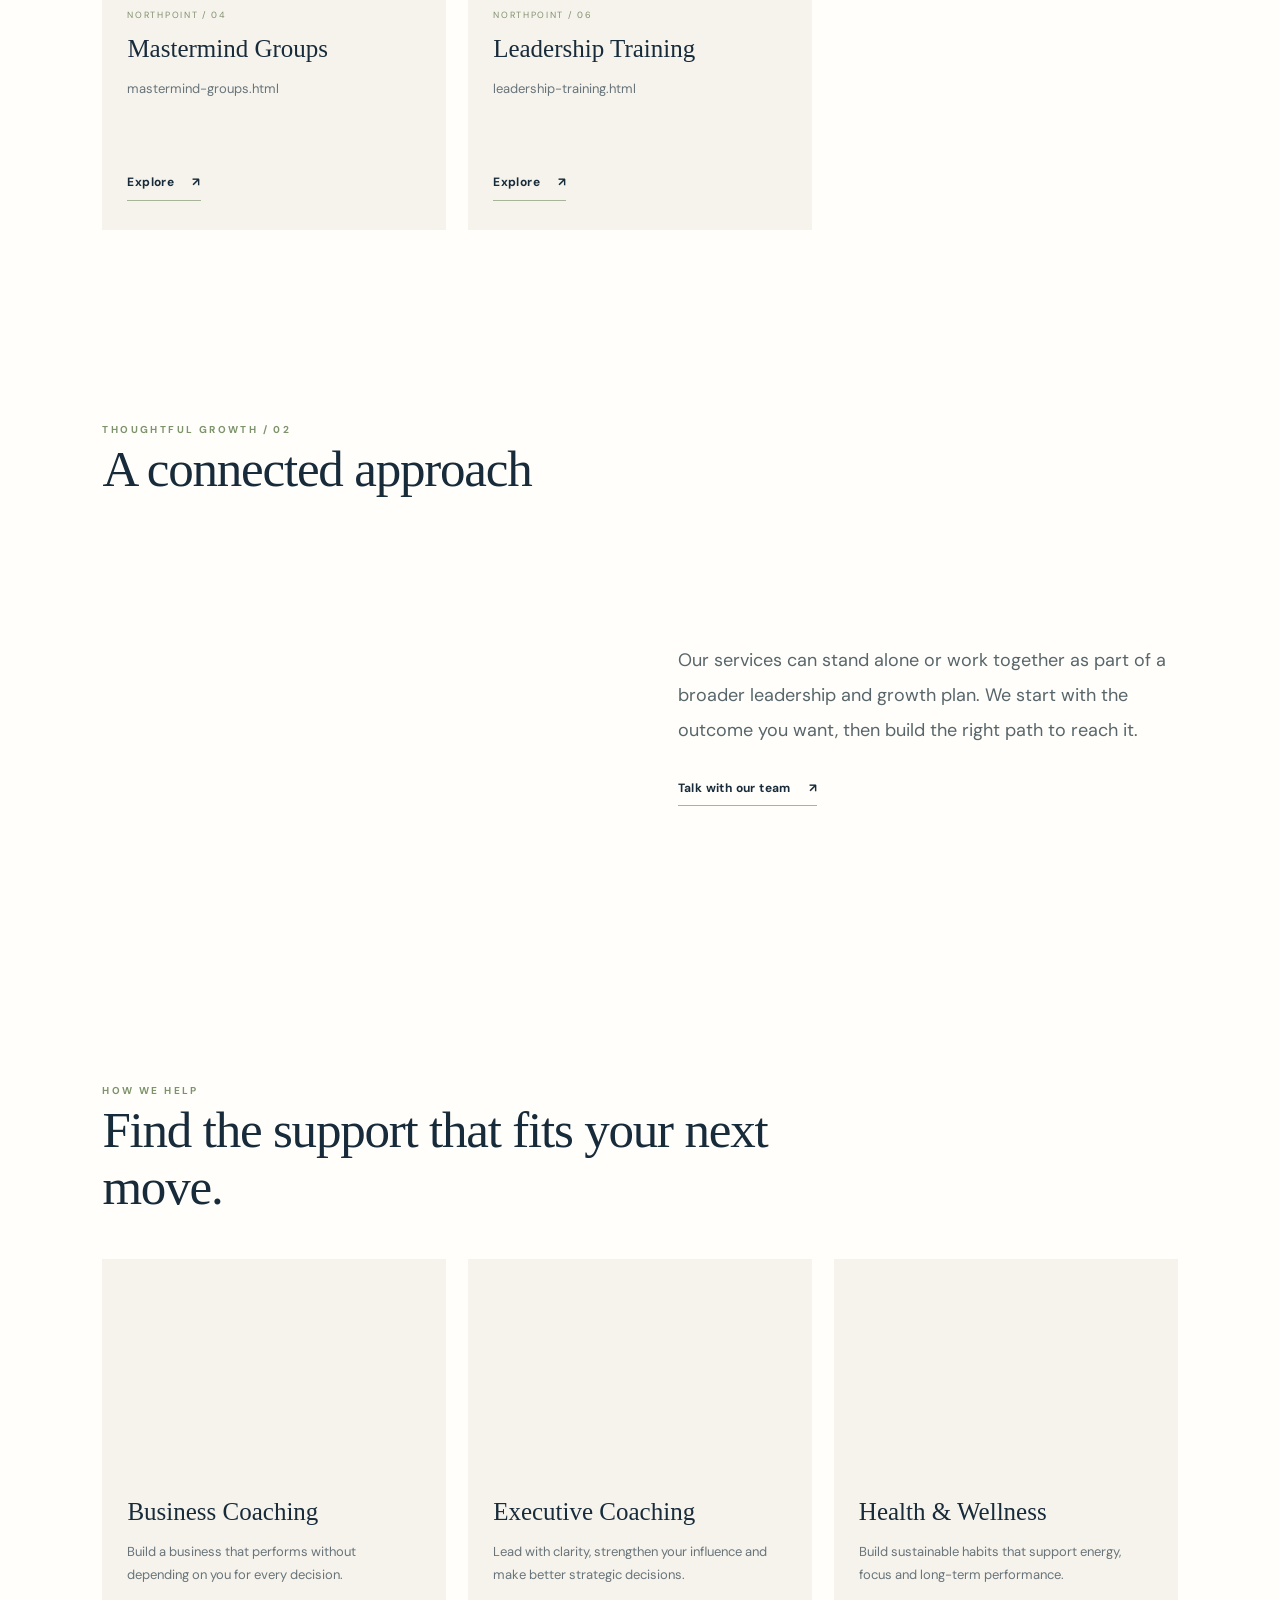
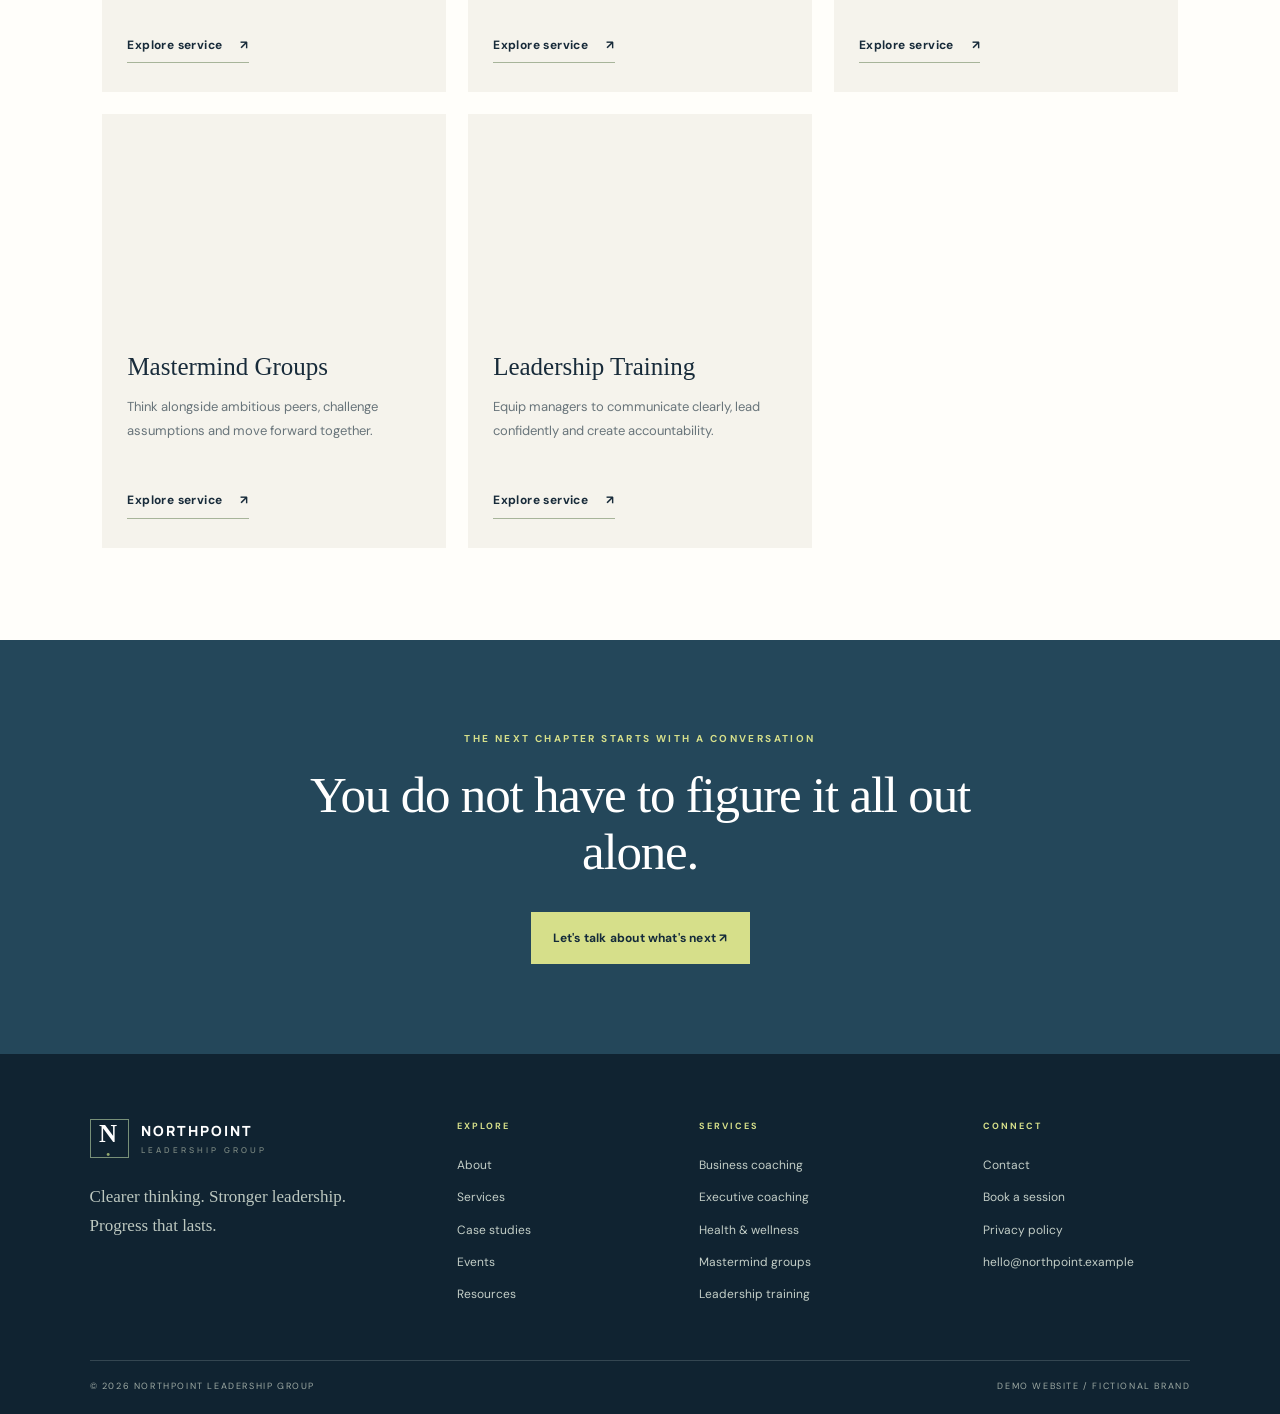
<file: services.html>
<!doctype html>
<html lang="en"><head><meta charset="utf-8"><meta name="viewport" content="width=device-width, initial-scale=1"><meta name="description" content="Different challenges call for different kinds of support. Explore our coaching and development services, then choose the starting point that fits your"><title>The support to lead, grow and perform. | Northpoint Leadership Group</title><link rel="preconnect" href="https://fonts.googleapis.com"><link rel="preconnect" href="https://fonts.gstatic.com" crossorigin><link href="https://fonts.googleapis.com/css2?family=DM+Sans:wght@400;500;600;700&family=Manrope:wght@400;500;600;700;800&display=swap" rel="stylesheet"><link rel="stylesheet" href="assets/style.css"></head>
<body><div class="topline"><span>LEADERSHIP / STRATEGY / SUSTAINABLE GROWTH</span><a href="book-session.html">BOOK A STRATEGY SESSION ↗</a></div>
<header class="site-header"><a class="brand" href="index.html"><span class="brand-mark">N<span>•</span></span><span>NORTHPOINT<small>LEADERSHIP GROUP</small></span></a><button class="menu-toggle" aria-label="Open menu" aria-expanded="false">☰</button><nav class="main-nav"><a href="about.html">About</a><a href="services.html">Services</a><a href="case-studies.html">Case Studies</a><a href="events.html">Events</a><a href="resources.html">Resources</a><a class="nav-cta" href="book-session.html">Book a session ↗</a></nav></header>
<main>
    <section class="hero inner-hero">
      <div class="hero-copy"><p class="eyebrow">What we do</p><h1>The support to lead, grow and perform.</h1><p class="hero-intro">Different challenges call for different kinds of support. Explore our coaching and development services, then choose the starting point that fits your organisation today.</p><a class="button button-light" href="book-session.html">Talk through your goals <span>↗</span></a></div>
      <div class="hero-photo" style="background-image:url(https://images.unsplash.com/photo-1556761175-b413da4baf72?auto=format&fit=crop&w=1200&q=85)"><div class="photo-caption">NORTHPOINT LEADERSHIP GROUP <span>THINK CLEARLY. LEAD WELL.</span></div></div>
    </section><section class="content-section"><div class="section-heading"><span class="eyebrow">THOUGHTFUL GROWTH / 01</span><h2>Support built around the real challenge</h2></div><div class="card-grid"><article class="service-card"><div class="card-image" style="background-image:url(https://images.unsplash.com/photo-1454165804606-c3d57bc86b40?auto=format&fit=crop&w=1200&q=85)"></div><div class="card-copy"><span class="mini-label">NORTHPOINT / 06</span><h3>Business Coaching</h3><p>business-coaching.html</p><a class="text-link" href="Build a business that performs without depending on you for every decision.">Explore <span>↗</span></a></div></article><article class="service-card"><div class="card-image" style="background-image:url(https://images.unsplash.com/photo-1556761175-b413da4baf72?auto=format&fit=crop&w=1200&q=85)"></div><div class="card-copy"><span class="mini-label">NORTHPOINT / 02</span><h3>Executive Coaching</h3><p>executive-coaching.html</p><a class="text-link" href="Lead with clarity, strengthen your influence and make better strategic decisions.">Explore <span>↗</span></a></div></article><article class="service-card"><div class="card-image" style="background-image:url(https://images.unsplash.com/photo-1518611012118-696072aa579a?auto=format&fit=crop&w=1200&q=85)"></div><div class="card-copy"><span class="mini-label">NORTHPOINT / 03</span><h3>Health &amp; Wellness</h3><p>health-wellness.html</p><a class="text-link" href="Build sustainable habits that support energy, focus and long-term performance.">Explore <span>↗</span></a></div></article><article class="service-card"><div class="card-image" style="background-image:url(https://images.unsplash.com/photo-1528605248644-14dd04022da1?auto=format&fit=crop&w=1200&q=85)"></div><div class="card-copy"><span class="mini-label">NORTHPOINT / 04</span><h3>Mastermind Groups</h3><p>mastermind-groups.html</p><a class="text-link" href="Think alongside ambitious peers, challenge assumptions and move forward together.">Explore <span>↗</span></a></div></article><article class="service-card"><div class="card-image" style="background-image:url(https://images.unsplash.com/photo-1515187029135-18ee286d815b?auto=format&fit=crop&w=1200&q=85)"></div><div class="card-copy"><span class="mini-label">NORTHPOINT / 06</span><h3>Leadership Training</h3><p>leadership-training.html</p><a class="text-link" href="Equip managers to communicate clearly, lead confidently and create accountability.">Explore <span>↗</span></a></div></article></div></section><section class="content-section"><div class="section-heading"><span class="eyebrow">THOUGHTFUL GROWTH / 02</span><h2>A connected approach</h2></div><div class="split-section"><div class="split-image" style="background-image:url(https://images.unsplash.com/photo-1528605248644-14dd04022da1?auto=format&fit=crop&w=1200&q=85)"></div><div class="split-copy"><p>Our services can stand alone or work together as part of a broader leadership and growth plan. We start with the outcome you want, then build the right path to reach it.</p><a class="text-link" href="contact.html">Talk with our team <span>↗</span></a></div></div></section><section class="content-section"><div class="section-heading"><span class="eyebrow">HOW WE HELP</span><h2>Find the support that fits your next move.</h2></div><div class="card-grid"><article class="service-card"><div class="card-image" style="background-image:url(https://images.unsplash.com/photo-1454165804606-c3d57bc86b40?auto=format&fit=crop&w=1200&q=85)"></div><div class="card-copy"><h3>Business Coaching</h3><p>Build a business that performs without depending on you for every decision.</p><a class="text-link" href="business-coaching.html">Explore service <span>↗</span></a></div></article><article class="service-card"><div class="card-image" style="background-image:url(https://images.unsplash.com/photo-1556761175-b413da4baf72?auto=format&fit=crop&w=1200&q=85)"></div><div class="card-copy"><h3>Executive Coaching</h3><p>Lead with clarity, strengthen your influence and make better strategic decisions.</p><a class="text-link" href="executive-coaching.html">Explore service <span>↗</span></a></div></article><article class="service-card"><div class="card-image" style="background-image:url(https://images.unsplash.com/photo-1518611012118-696072aa579a?auto=format&fit=crop&w=1200&q=85)"></div><div class="card-copy"><h3>Health & Wellness</h3><p>Build sustainable habits that support energy, focus and long-term performance.</p><a class="text-link" href="health-wellness.html">Explore service <span>↗</span></a></div></article><article class="service-card"><div class="card-image" style="background-image:url(https://images.unsplash.com/photo-1528605248644-14dd04022da1?auto=format&fit=crop&w=1200&q=85)"></div><div class="card-copy"><h3>Mastermind Groups</h3><p>Think alongside ambitious peers, challenge assumptions and move forward together.</p><a class="text-link" href="mastermind-groups.html">Explore service <span>↗</span></a></div></article><article class="service-card"><div class="card-image" style="background-image:url(https://images.unsplash.com/photo-1515187029135-18ee286d815b?auto=format&fit=crop&w=1200&q=85)"></div><div class="card-copy"><h3>Leadership Training</h3><p>Equip managers to communicate clearly, lead confidently and create accountability.</p><a class="text-link" href="leadership-training.html">Explore service <span>↗</span></a></div></article></div></section><section class="closing-cta"><p class="eyebrow">THE NEXT CHAPTER STARTS WITH A CONVERSATION</p><h2>You do not have to figure it all out alone.</h2><a class="button button-light" href="book-session.html">Let's talk about what's next ↗</a></section></main>
<footer class="site-footer"><div class="footer-main"><div><a class="brand brand-footer" href="index.html"><span class="brand-mark">N<span>•</span></span><span>NORTHPOINT<small>LEADERSHIP GROUP</small></span></a><p>Clearer thinking. Stronger leadership.<br>Progress that lasts.</p></div><div><b>EXPLORE</b><a href="about.html">About</a><a href="services.html">Services</a><a href="case-studies.html">Case studies</a><a href="events.html">Events</a><a href="resources.html">Resources</a></div><div><b>SERVICES</b><a href="business-coaching.html">Business coaching</a><a href="executive-coaching.html">Executive coaching</a><a href="health-wellness.html">Health & wellness</a><a href="mastermind-groups.html">Mastermind groups</a><a href="leadership-training.html">Leadership training</a></div><div><b>CONNECT</b><a href="contact.html">Contact</a><a href="book-session.html">Book a session</a><a href="privacy.html">Privacy policy</a><span>hello@northpoint.example</span></div></div><div class="footer-bottom"><span>© 2026 NORTHPOINT LEADERSHIP GROUP</span><span>DEMO WEBSITE / FICTIONAL BRAND</span></div></footer><script src="assets/script.js"></script></body></html>
</file>
<file: assets/style.css>
:root{--ink:#182b3a;--navy:#142a3a;--blue:#24475a;--sage:#b7c7b1;--lime:#d6df8a;--cream:#f5f3ec;--paper:#fffefa;--muted:#64727a;--line:#d9ddd7;--serif:Georgia,"Times New Roman",serif}
*{box-sizing:border-box}html{scroll-behavior:smooth}body{margin:0;background:var(--paper);color:var(--ink);font-family:"DM Sans",Arial,sans-serif;font-size:16px;line-height:1.7}a{color:inherit;text-decoration:none}.topline{height:34px;background:var(--navy);color:#e6e9e3;display:flex;align-items:center;justify-content:space-between;padding:0 6.5%;font-size:9px;letter-spacing:1.7px}.topline a{color:var(--lime);font-weight:700}.site-header{height:90px;padding:0 6.5%;display:flex;align-items:center;justify-content:space-between;background:var(--paper);position:relative;z-index:10;border-bottom:1px solid #e9e9e3}.brand{display:flex;align-items:center;gap:12px;font-family:Manrope,sans-serif;font-size:14px;font-weight:800;letter-spacing:2px;line-height:1.15}.brand small{display:block;font-size:8px;letter-spacing:3px;font-weight:600;margin-top:6px;color:#75827d}.brand-mark{width:39px;height:39px;border:1px solid var(--sage);display:grid;place-items:center;font:700 25px Georgia;color:var(--blue);position:relative}.brand-mark span{font-size:11px;color:#93a96f}.main-nav{display:flex;align-items:center;gap:27px;font-size:12px;font-weight:600}.main-nav a:hover,.text-link:hover{color:#718a58}.nav-cta{padding:13px 18px;background:var(--navy);color:white!important}.menu-toggle{display:none;border:0;background:none;font-size:25px}.hero{display:grid;grid-template-columns:1.03fr .97fr;min-height:570px;background:var(--cream);padding:64px 6.5%;gap:6%}.hero-copy{align-self:center;max-width:620px;padding:15px 0 30px}.eyebrow{font-size:10px;letter-spacing:2.4px;font-weight:700;color:#7d936c;margin:0 0 20px}.hero h1{font:500 clamp(43px,5vw,70px)/1.06 Georgia,serif;letter-spacing:-2px;margin:0 0 25px;max-width:700px}.hero-intro{max-width:570px;color:#53636a;font-size:16px;line-height:1.85;margin:0 0 32px}.button{display:inline-flex;align-items:center;gap:25px;padding:16px 22px;font-size:12px;font-weight:700;letter-spacing:.2px;border:0;cursor:pointer}.button-light{background:var(--navy);color:#fff}.button-dark{background:var(--navy);color:#fff}.button:hover{background:#526c54}.hero-photo{min-height:440px;background-size:cover;background-position:center;position:relative;box-shadow:20px 20px 0 #dce2d6}.photo-caption{position:absolute;bottom:0;left:0;right:0;padding:17px 20px;background:#142a3ae8;color:white;font-size:9px;letter-spacing:2px;display:flex;justify-content:space-between}.photo-caption span{color:var(--lime)}.inner-hero{min-height:500px}.inner-hero .hero-photo{min-height:380px}.content-section{padding:92px 8%;max-width:1500px;margin:auto}.section-heading{max-width:760px;margin-bottom:42px}.section-heading h2,.form-section h2,.closing-cta h2{font:500 clamp(34px,4vw,51px)/1.13 Georgia,serif;letter-spacing:-1.2px;margin:0}.section-heading .eyebrow{margin-bottom:14px}.split-section{display:grid;grid-template-columns:1fr 1fr;gap:7%;align-items:center}.split-image{min-height:350px;background-size:cover;background-position:center}.split-copy p,.prose-panel p{font-size:18px;line-height:1.95;color:#58666b}.text-link{font-size:12px;font-weight:700;letter-spacing:.4px;border-bottom:1px solid #a7b49a;padding-bottom:7px;display:inline-flex;gap:18px;margin-top:12px}.card-grid{display:grid;grid-template-columns:repeat(3,1fr);gap:22px}.service-card{background:var(--cream);min-width:0}.card-image{height:205px;background-size:cover;background-position:center}.card-copy{padding:25px 25px 29px}.card-copy h3{font:500 25px/1.2 Georgia,serif;margin:8px 0 12px}.card-copy p{font-size:13px;line-height:1.8;color:#68747a;min-height:70px}.mini-label{font-size:9px;letter-spacing:1.7px;color:#81916d}.stats-grid,.steps-grid{display:grid;grid-template-columns:repeat(3,1fr);gap:20px}.stats-grid div,.steps-grid div{padding:30px;background:var(--cream);min-height:145px}.stats-grid strong{display:block;font:50px Georgia;color:#80966f}.stats-grid span,.steps-grid b{font-size:13px;font-weight:700}.steps-grid p{font-size:14px;color:#68747a}.content-section blockquote{margin:0;padding:50px 7%;background:var(--navy);color:white}.content-section blockquote span{font:80px Georgia;color:var(--lime);line-height:.8}.content-section blockquote p{font:30px/1.4 Georgia,serif;max-width:900px}.content-section blockquote small{font-size:9px;letter-spacing:2px;color:var(--lime)}.resource-panel{padding:32px;background:var(--cream);max-width:850px}.resource-panel p{font:22px/1.6 Georgia,serif}.form-section{padding:90px 8%;background:var(--cream);display:grid;grid-template-columns:1fr 1fr;gap:9%}.form-section>div p:not(.eyebrow){color:#66747a;max-width:440px}.lead-form{display:grid;gap:17px}.lead-form label{font-size:11px;font-weight:700;letter-spacing:.5px}.lead-form input,.lead-form select,.lead-form textarea{display:block;width:100%;margin-top:7px;padding:14px;border:1px solid #d3d9d1;background:#fffefa;font:14px "DM Sans",sans-serif;color:var(--ink)}.lead-form input:focus,.lead-form textarea:focus,.lead-form select:focus{outline:2px solid #a7b99b}.form-note{font-size:10px;color:#78837b}.closing-cta{background:var(--blue);color:white;padding:90px 8%;text-align:center}.closing-cta .eyebrow{color:var(--lime)}.closing-cta h2{max-width:760px;margin:0 auto 30px}.closing-cta .button{background:var(--lime);color:var(--navy)}.site-footer{background:#102331;color:#e8ece6;padding:65px 7% 20px}.footer-main{display:grid;grid-template-columns:1.6fr 1fr 1.2fr 1fr;gap:35px;padding-bottom:55px}.brand-footer{color:white}.brand-footer .brand-mark{color:white;border-color:#789078}.footer-main p{font:17px/1.7 Georgia,serif;color:#bdc8c0;margin-top:25px}.footer-main>div:not(:first-child){display:flex;flex-direction:column;gap:12px;font-size:12px;color:#c3cec7}.footer-main b{font-size:9px;letter-spacing:2px;color:var(--lime);margin-bottom:8px}.footer-main a:hover{color:var(--lime)}.footer-bottom{border-top:1px solid #344651;padding-top:18px;display:flex;justify-content:space-between;font-size:9px;letter-spacing:1.6px;color:#9eaaa4}
@media(max-width:1050px){.main-nav{gap:14px;font-size:11px}.hero{padding-left:5%;padding-right:5%}.hero h1{font-size:54px}}
@media(max-width:800px){.topline{padding:0 5%;font-size:8px}.topline span{max-width:55%}.site-header{height:76px;padding:0 5%}.menu-toggle{display:block;color:var(--navy)}.main-nav{display:none;position:absolute;top:76px;left:0;right:0;background:var(--paper);padding:20px 5% 28px;box-shadow:0 14px 20px #10233118;flex-direction:column;align-items:stretch;gap:0}.main-nav.open{display:flex}.main-nav a{padding:12px 0;border-bottom:1px solid #e7e9e3}.main-nav .nav-cta{padding:13px 15px;margin-top:12px;text-align:center}.hero{grid-template-columns:1fr;padding:55px 6%;gap:25px}.hero h1{font-size:clamp(43px,10vw,62px)}.hero-photo{min-height:330px;box-shadow:10px 10px 0 #dce2d6}.inner-hero{min-height:0}.content-section{padding:65px 6%}.split-section,.form-section{grid-template-columns:1fr;gap:25px}.split-image{min-height:280px}.card-grid{grid-template-columns:1fr 1fr}.footer-main{grid-template-columns:1fr 1fr}.closing-cta{padding:70px 6%}}
@media(max-width:520px){.topline{font-size:7px;letter-spacing:1px}.topline a{font-size:7px}.brand{font-size:12px}.hero{padding-top:42px}.hero h1{font-size:43px;letter-spacing:-1.4px}.hero-intro{font-size:14px}.hero-photo{min-height:260px}.photo-caption{font-size:7px;padding:12px}.card-grid,.stats-grid,.steps-grid{grid-template-columns:1fr}.card-image{height:220px}.section-heading h2,.form-section h2,.closing-cta h2{font-size:36px}.content-section blockquote{padding:35px 25px}.content-section blockquote p{font-size:24px}.footer-main{grid-template-columns:1fr 1fr;gap:30px 18px}.footer-bottom{font-size:7px;letter-spacing:.7px;gap:12px}.form-section{padding:60px 6%}}
</file>
